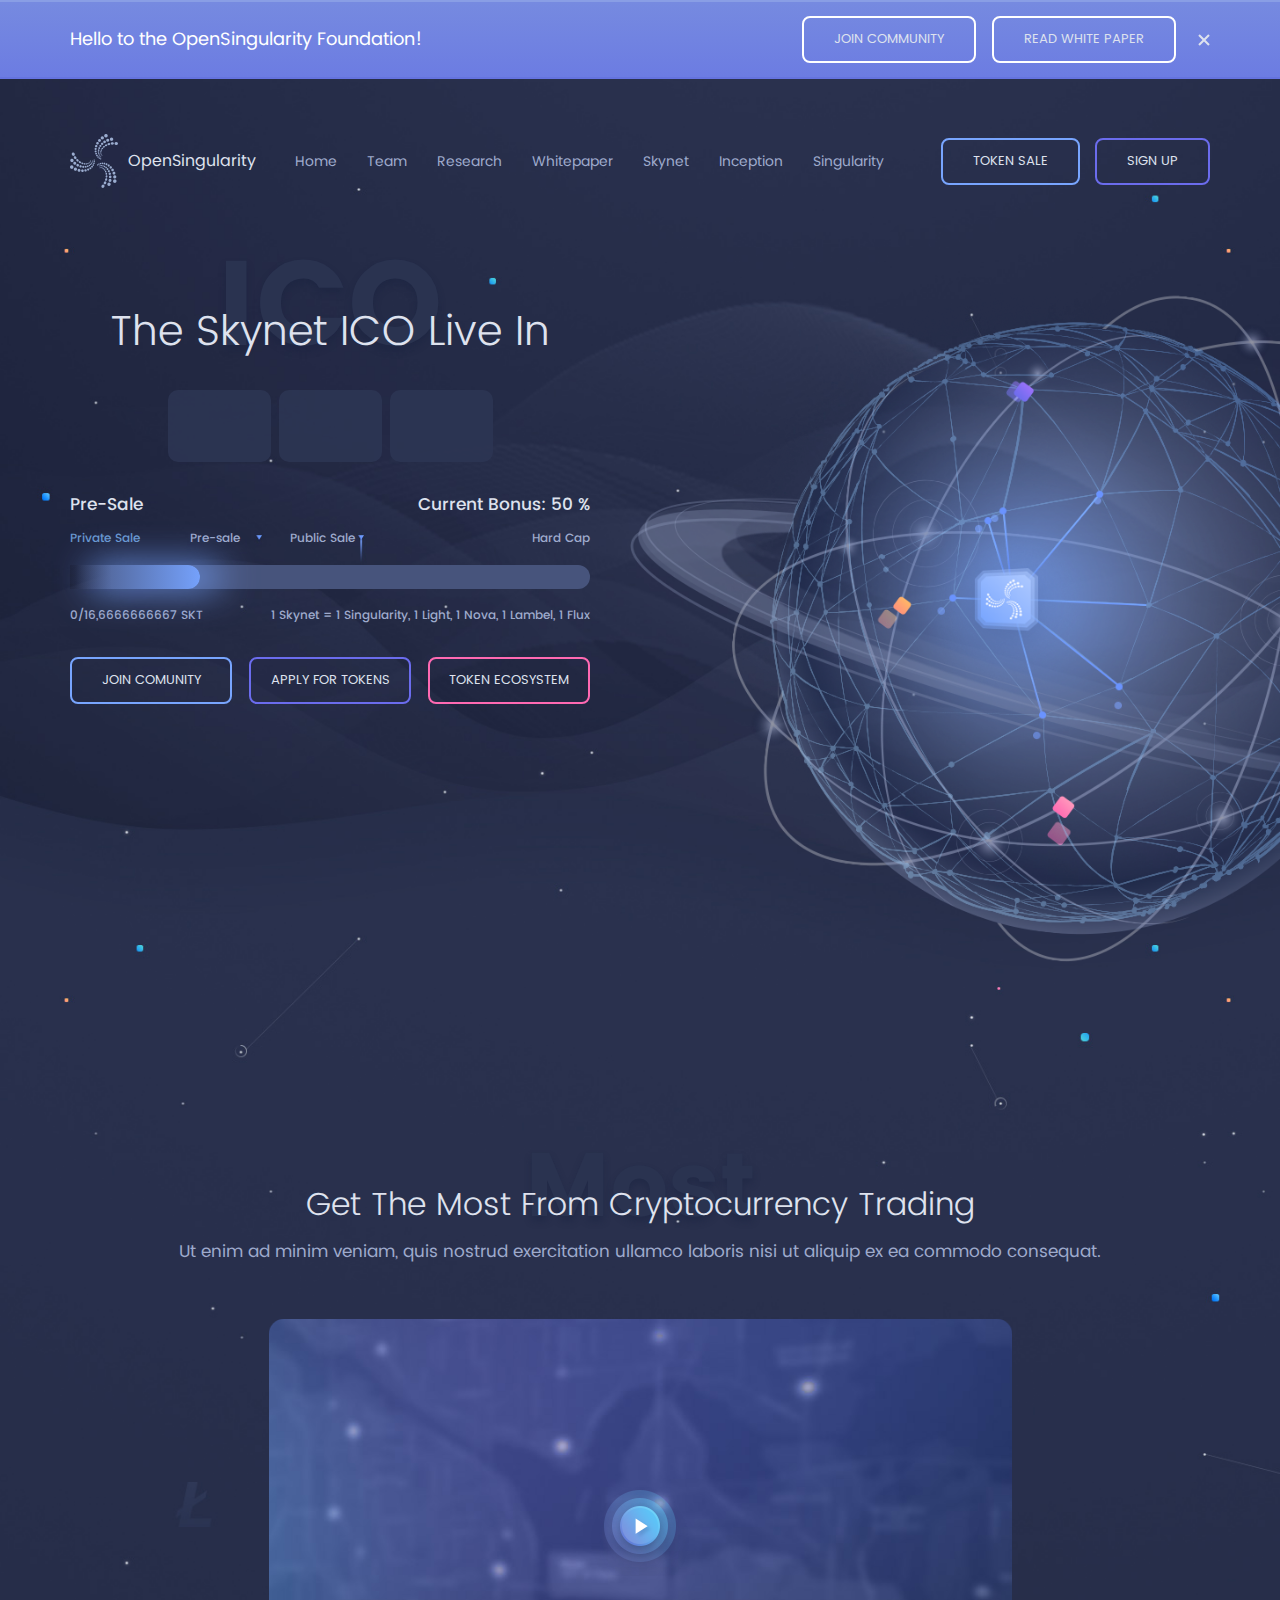
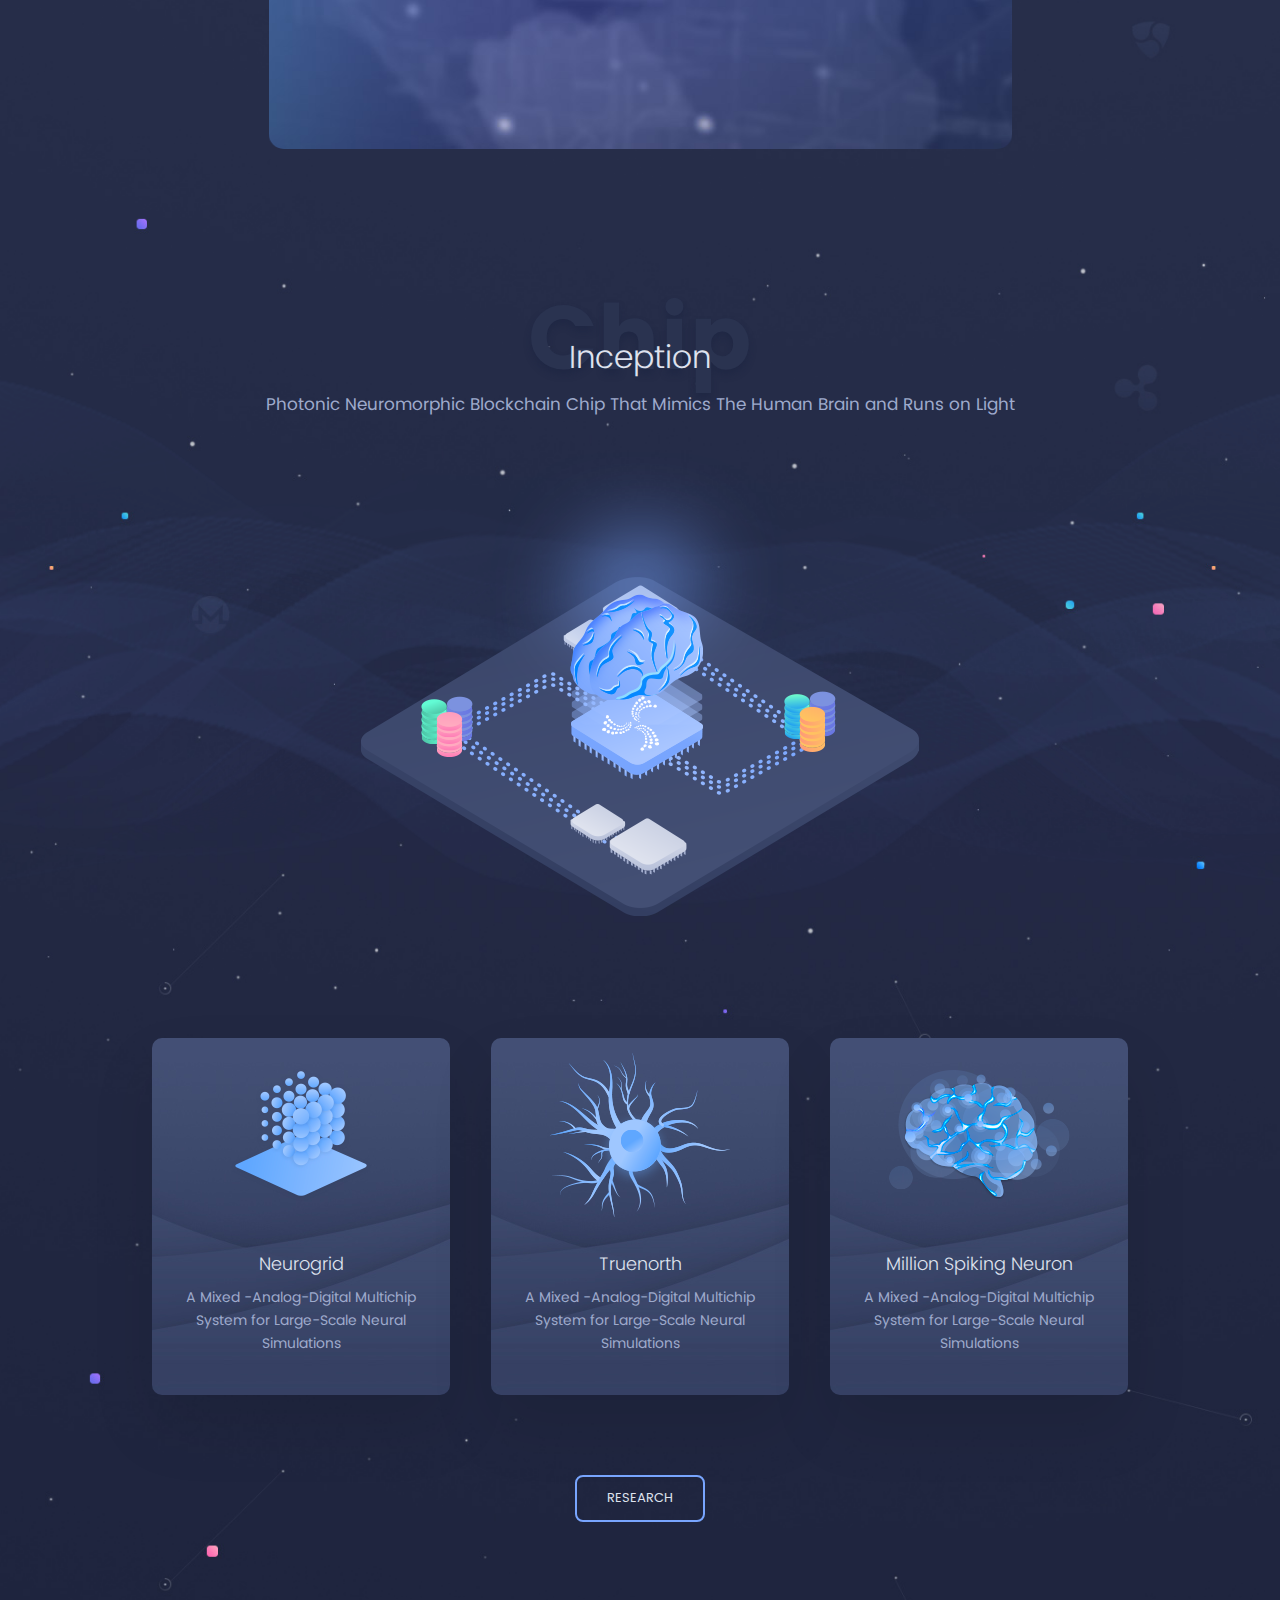
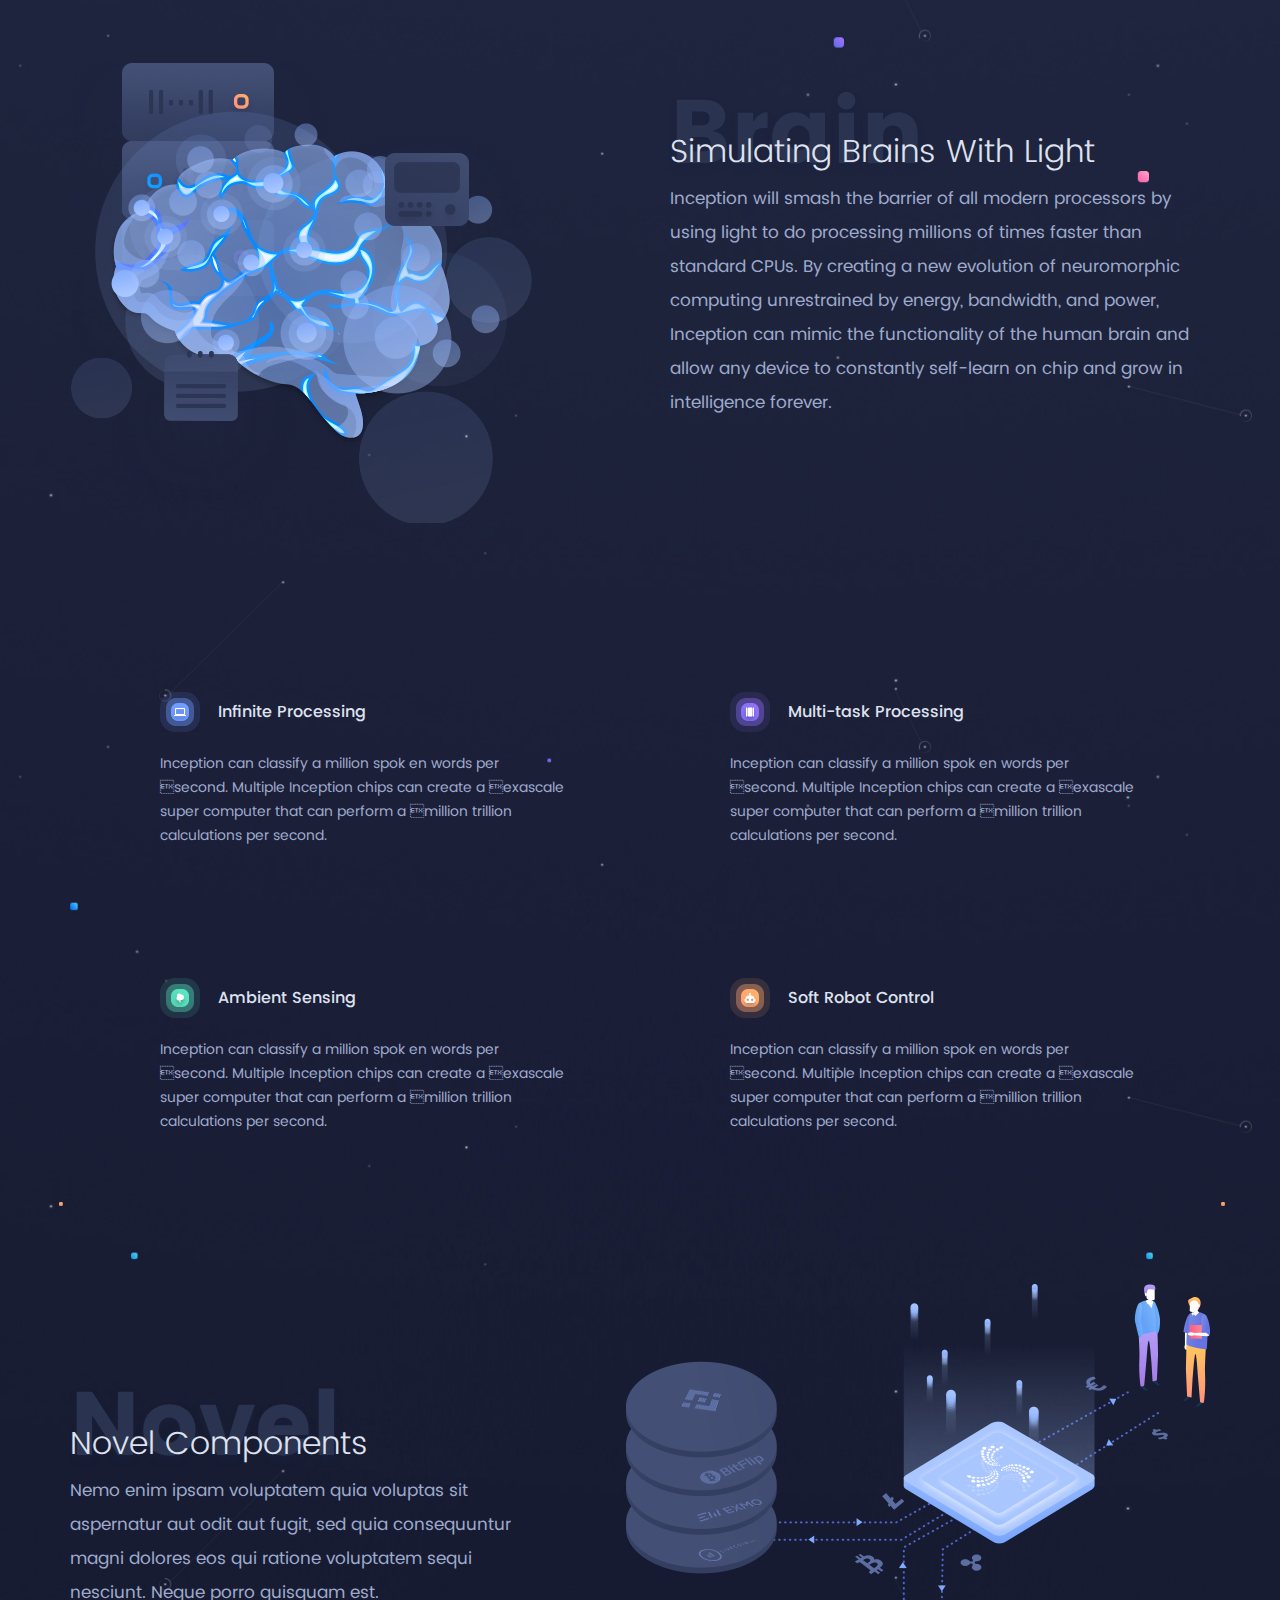
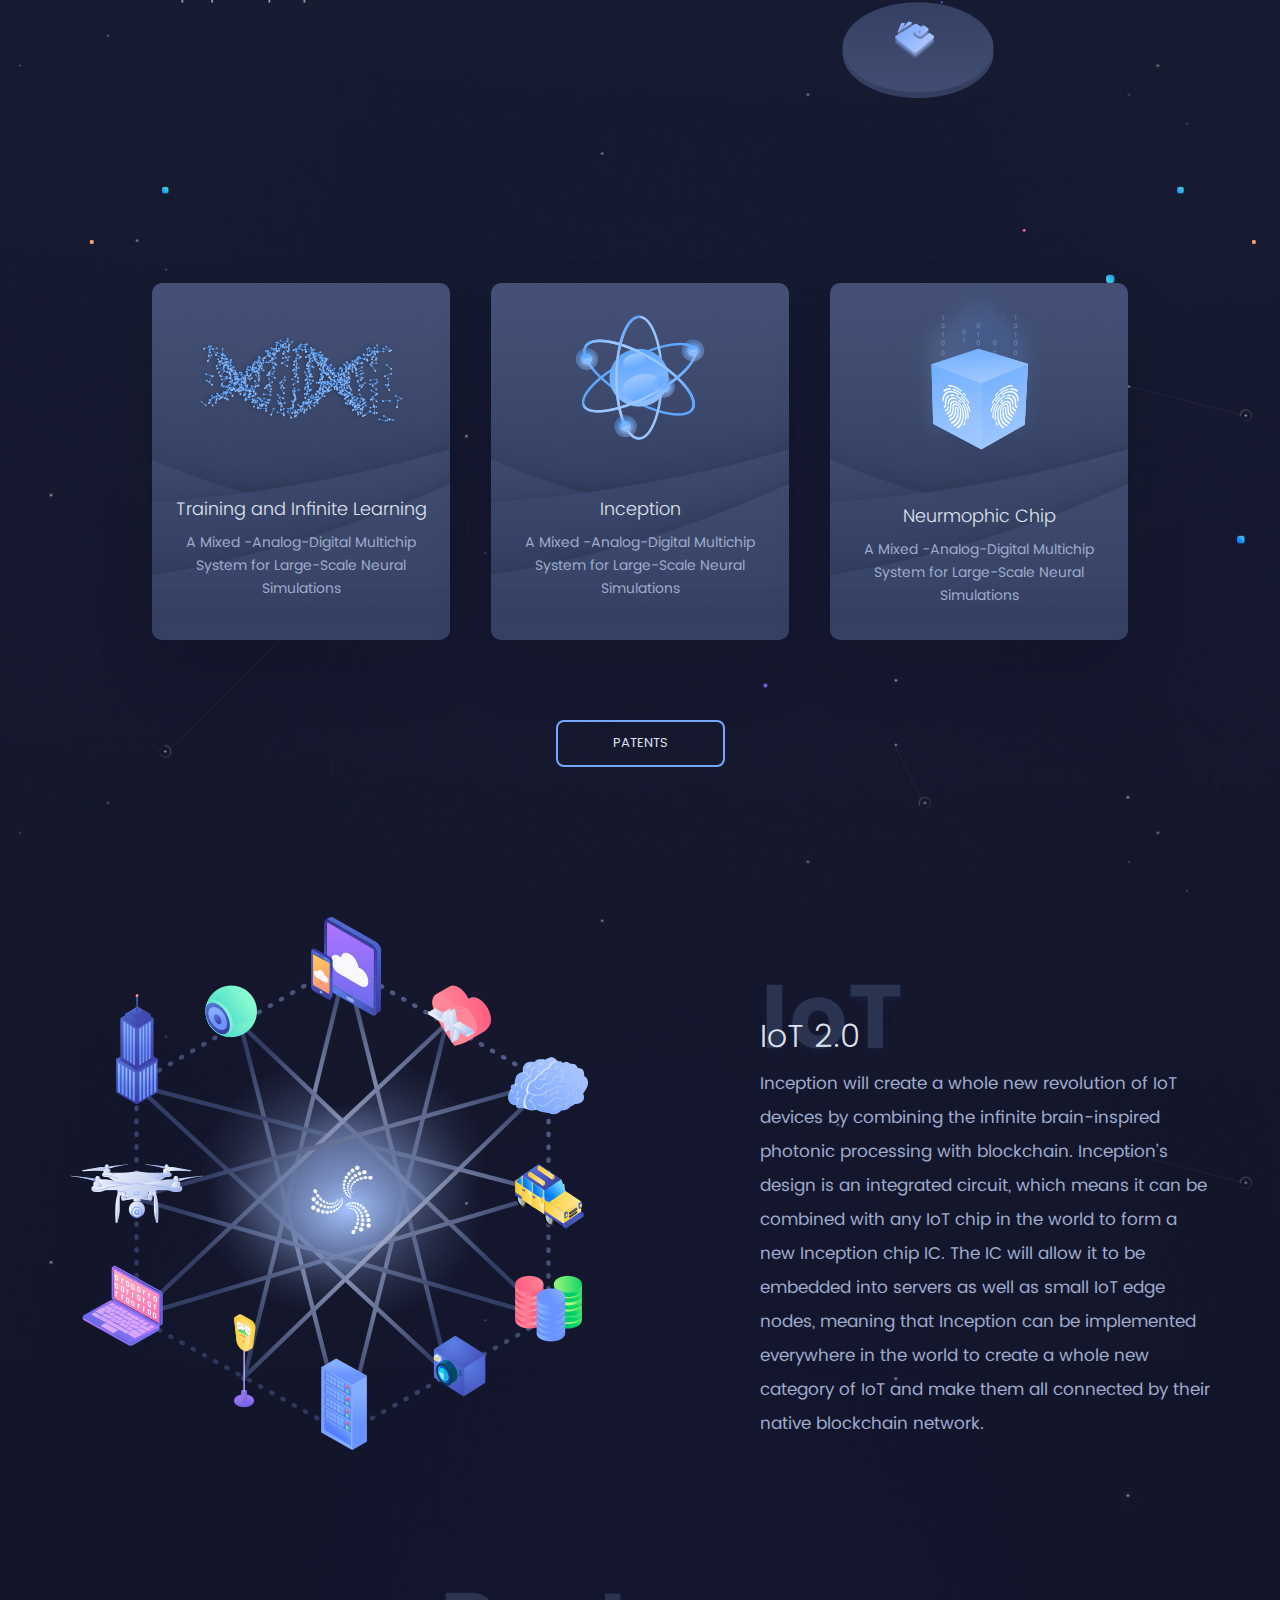
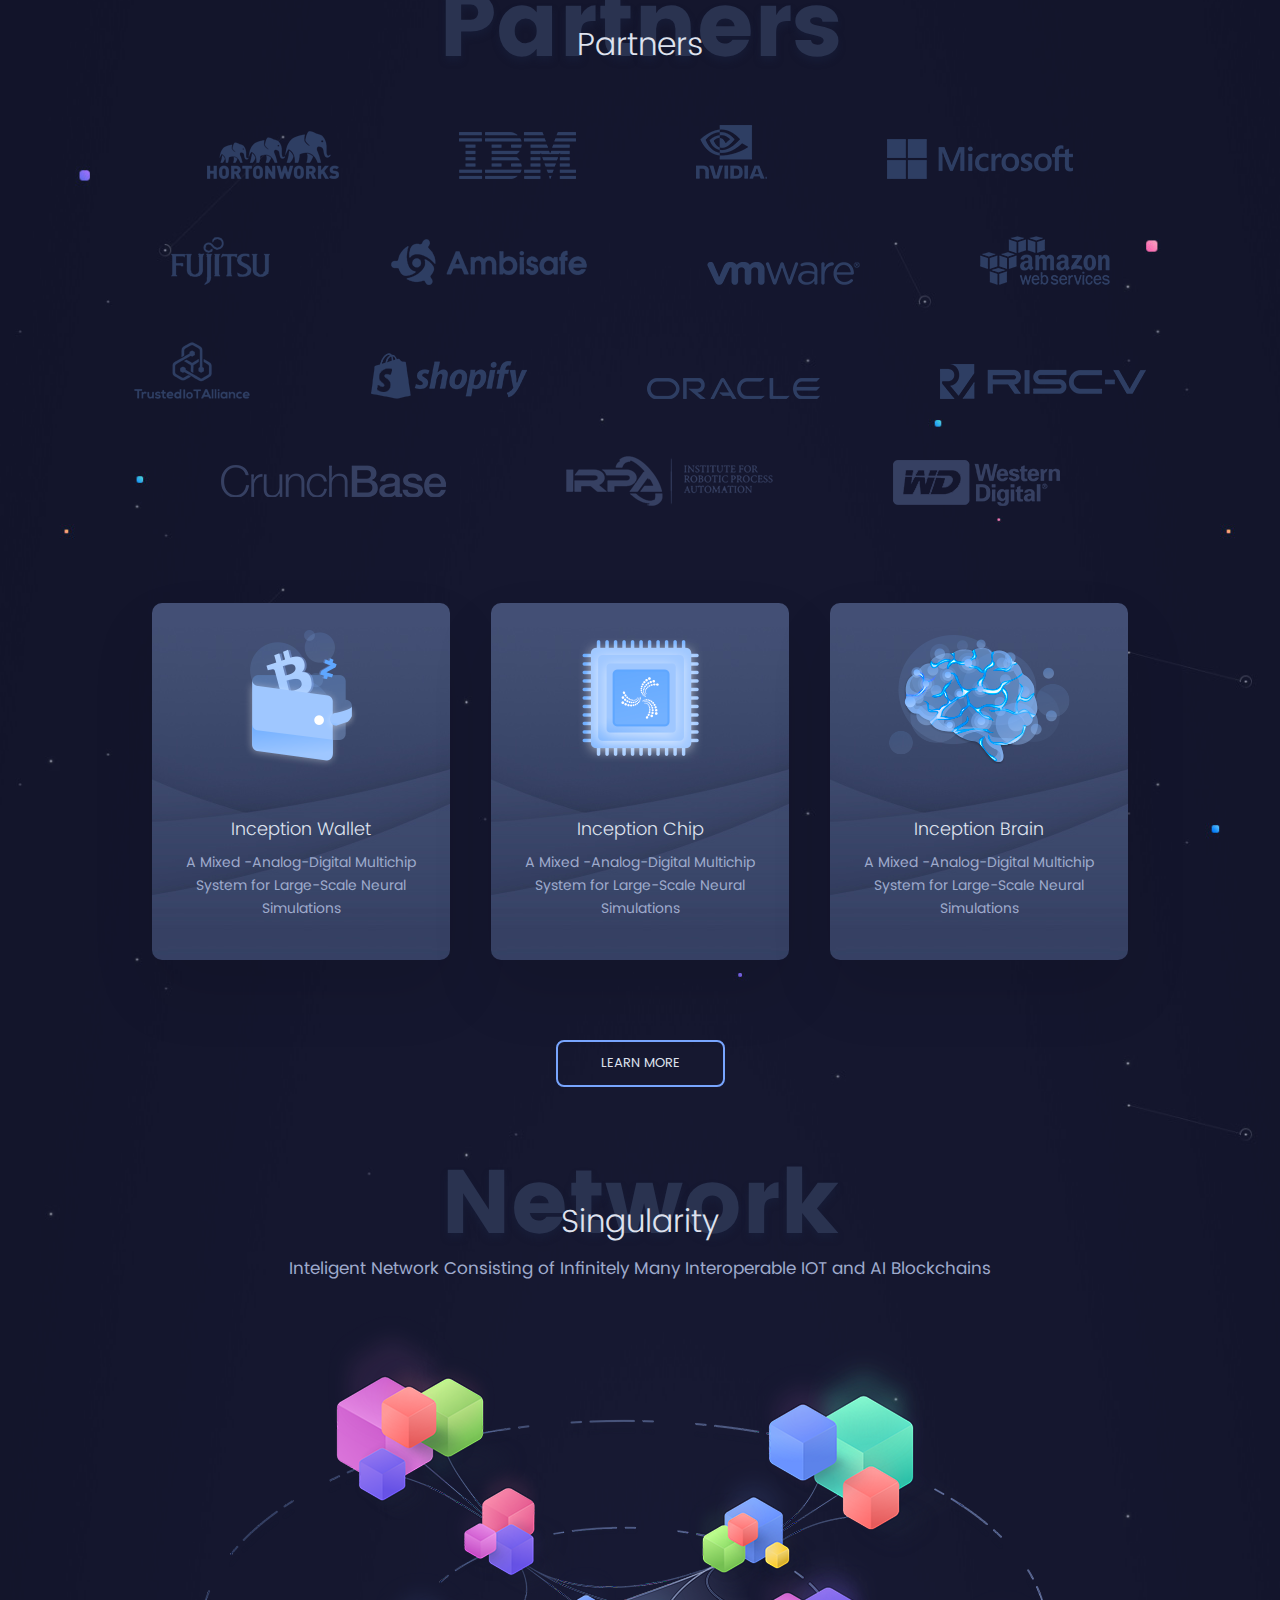
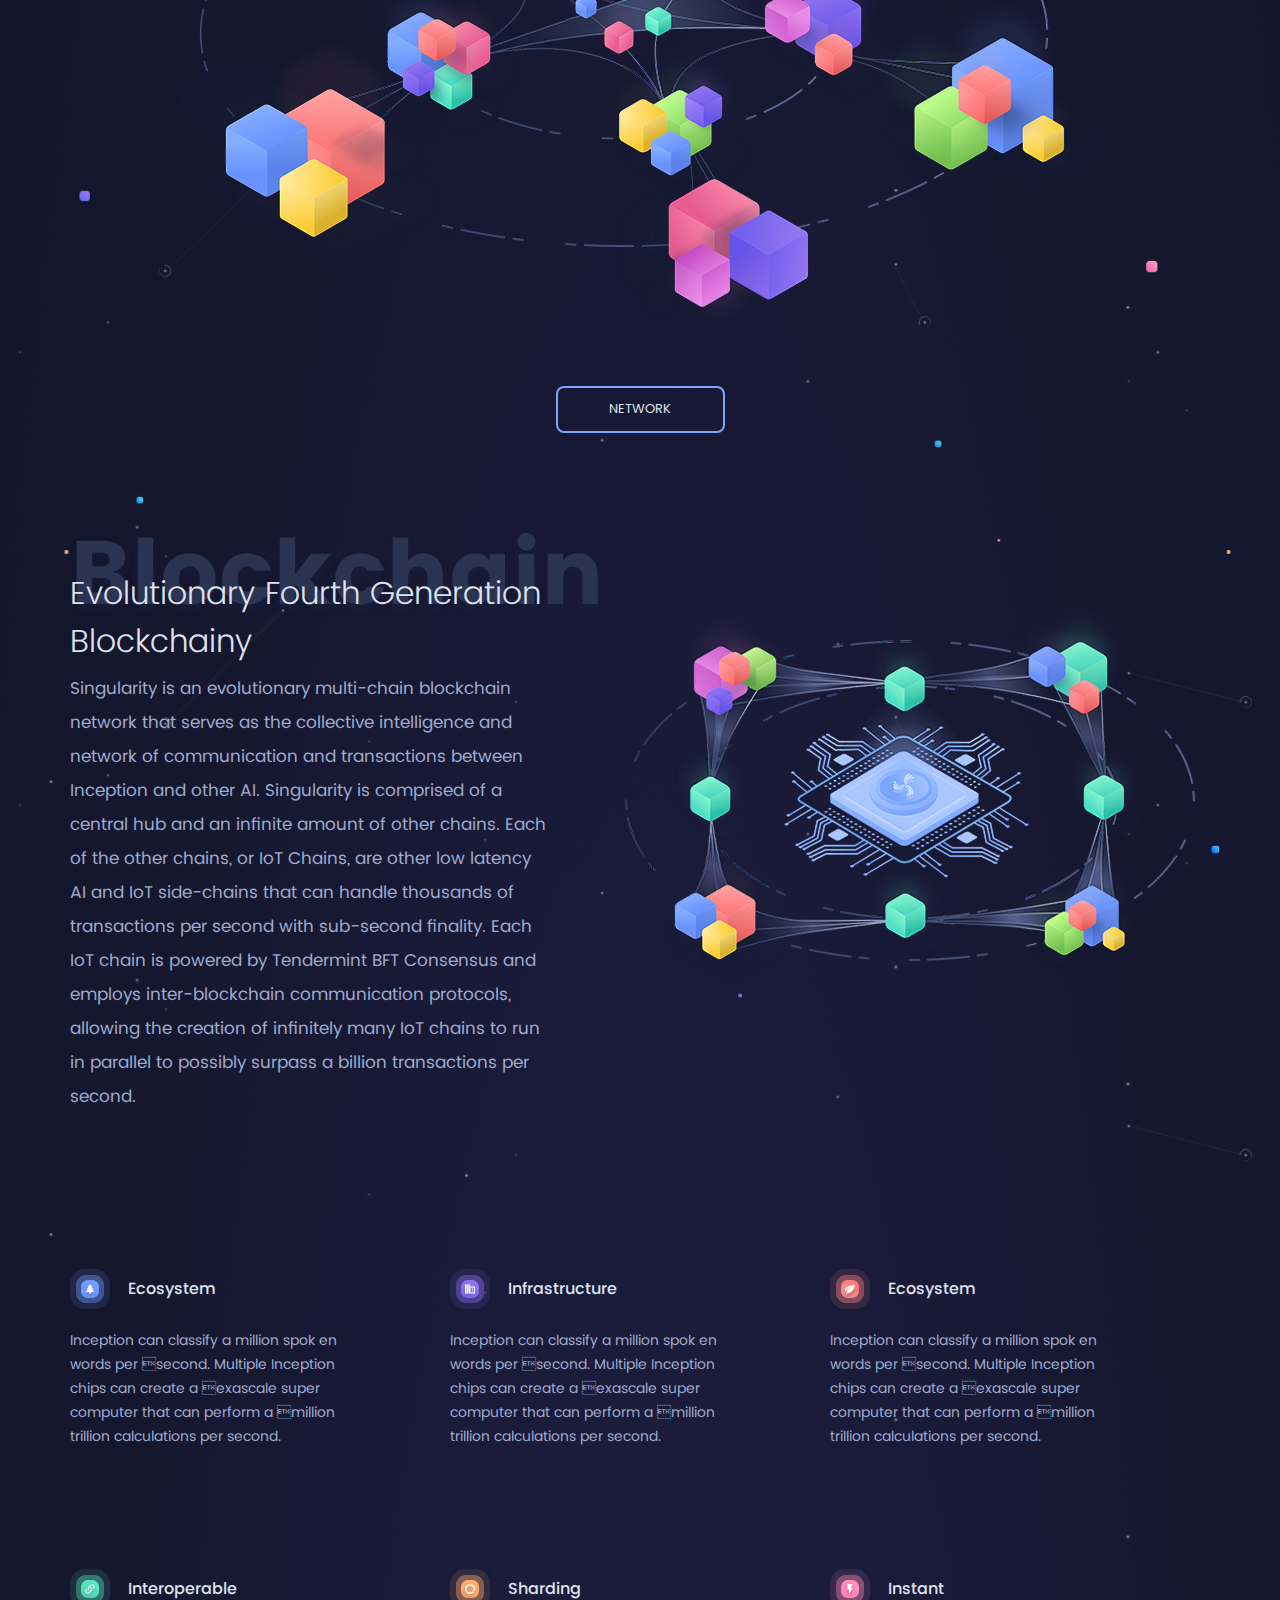
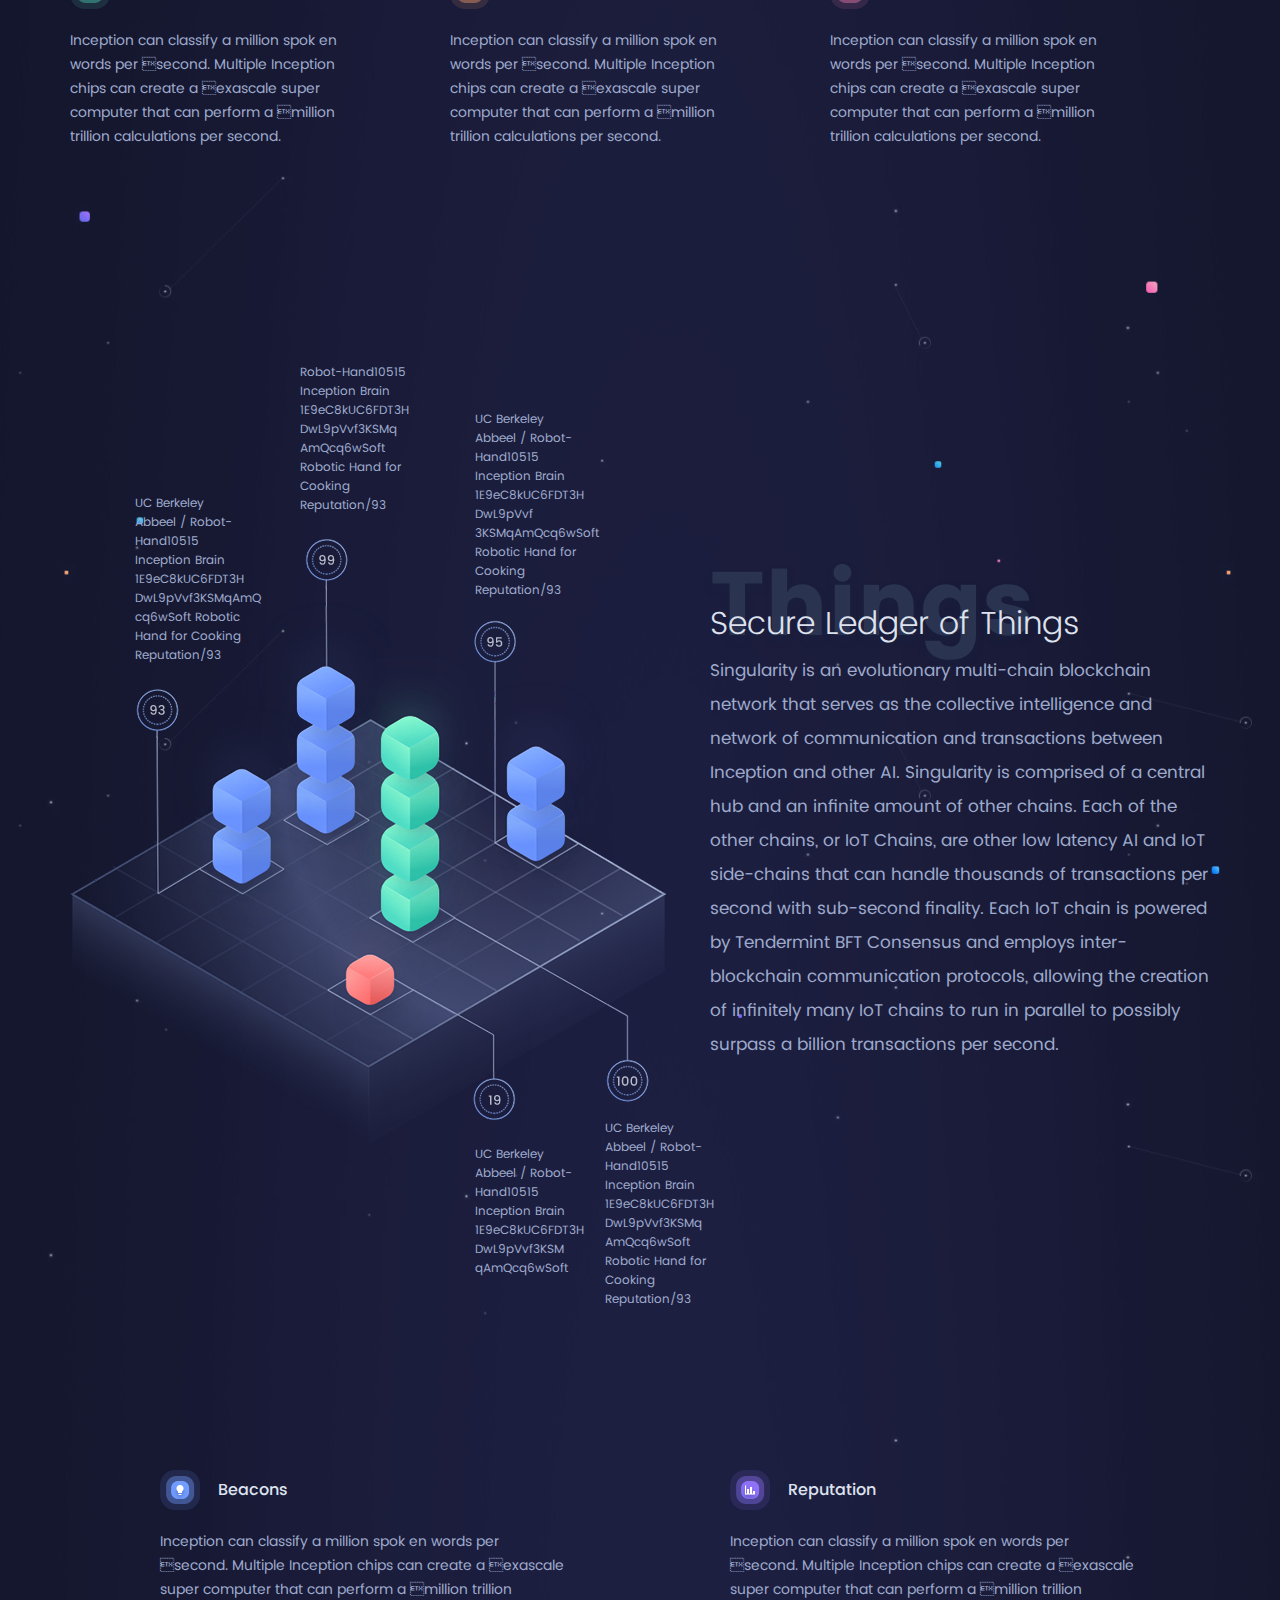
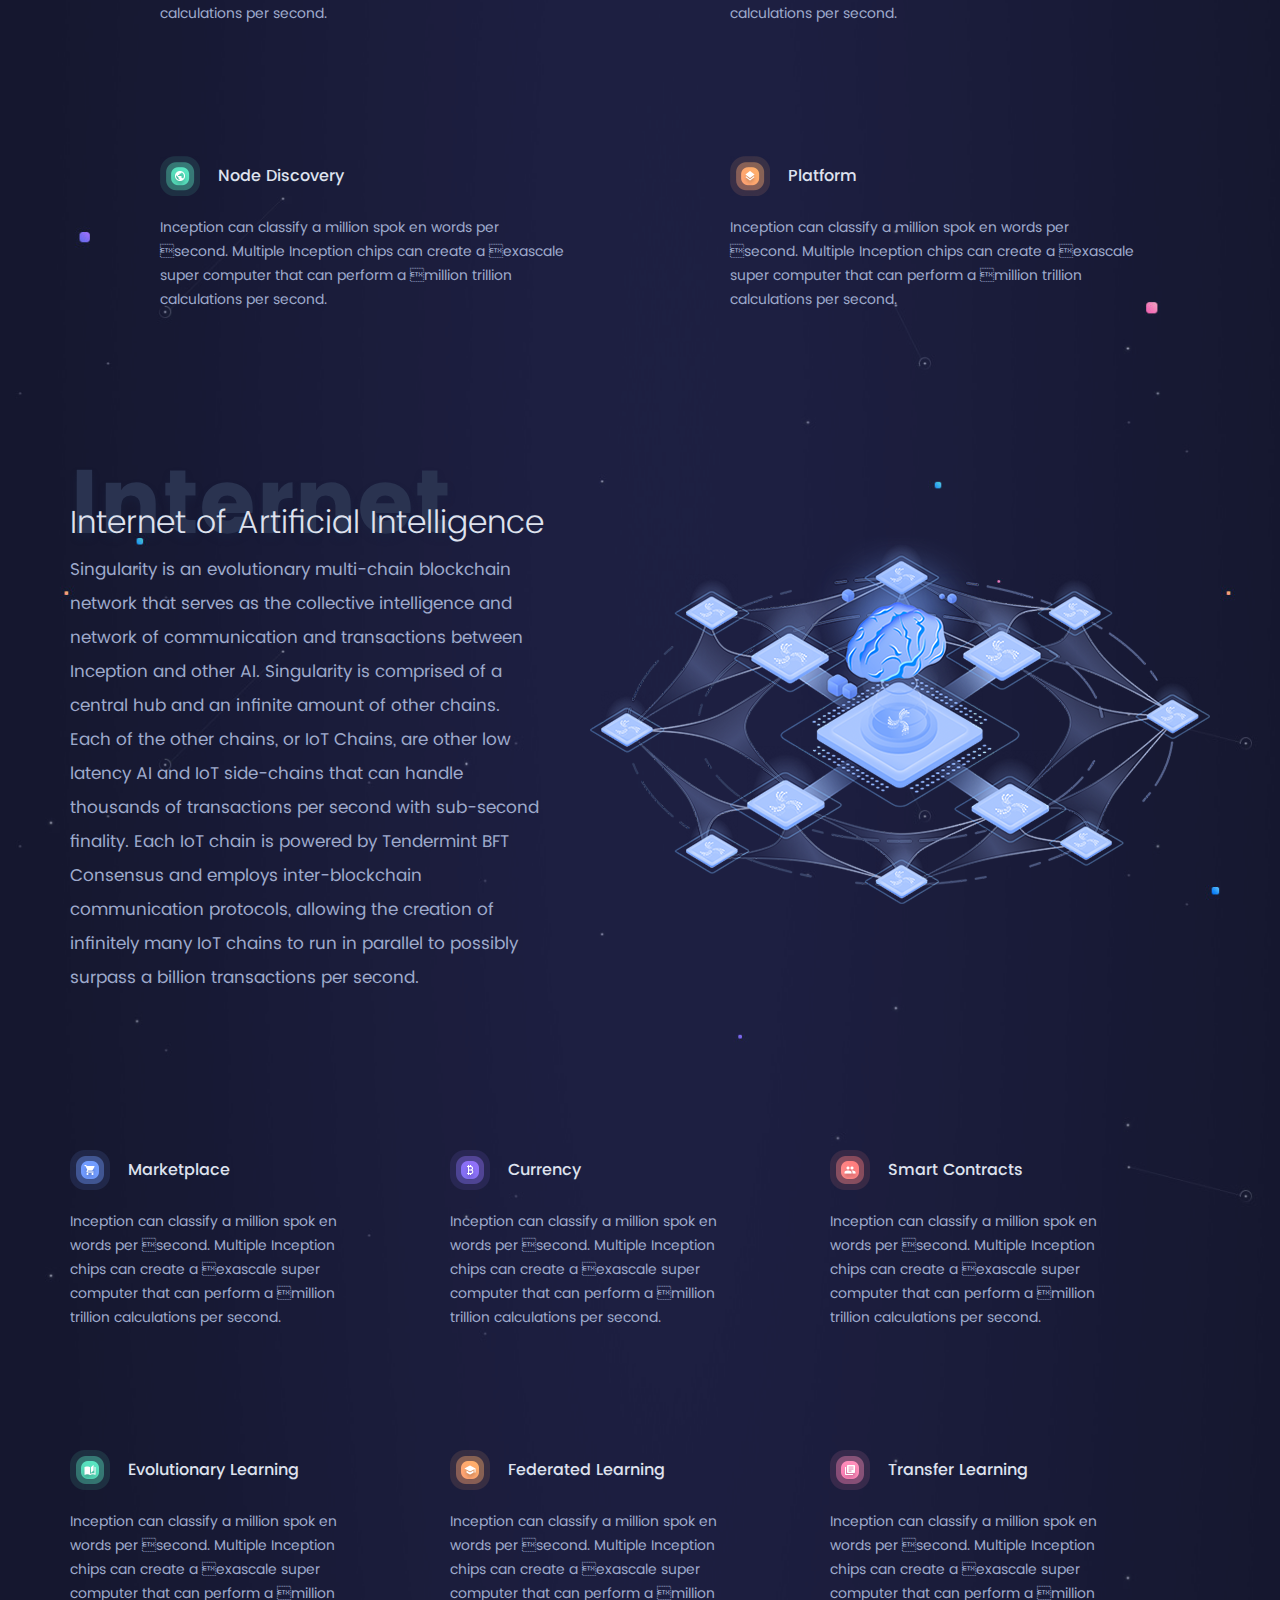
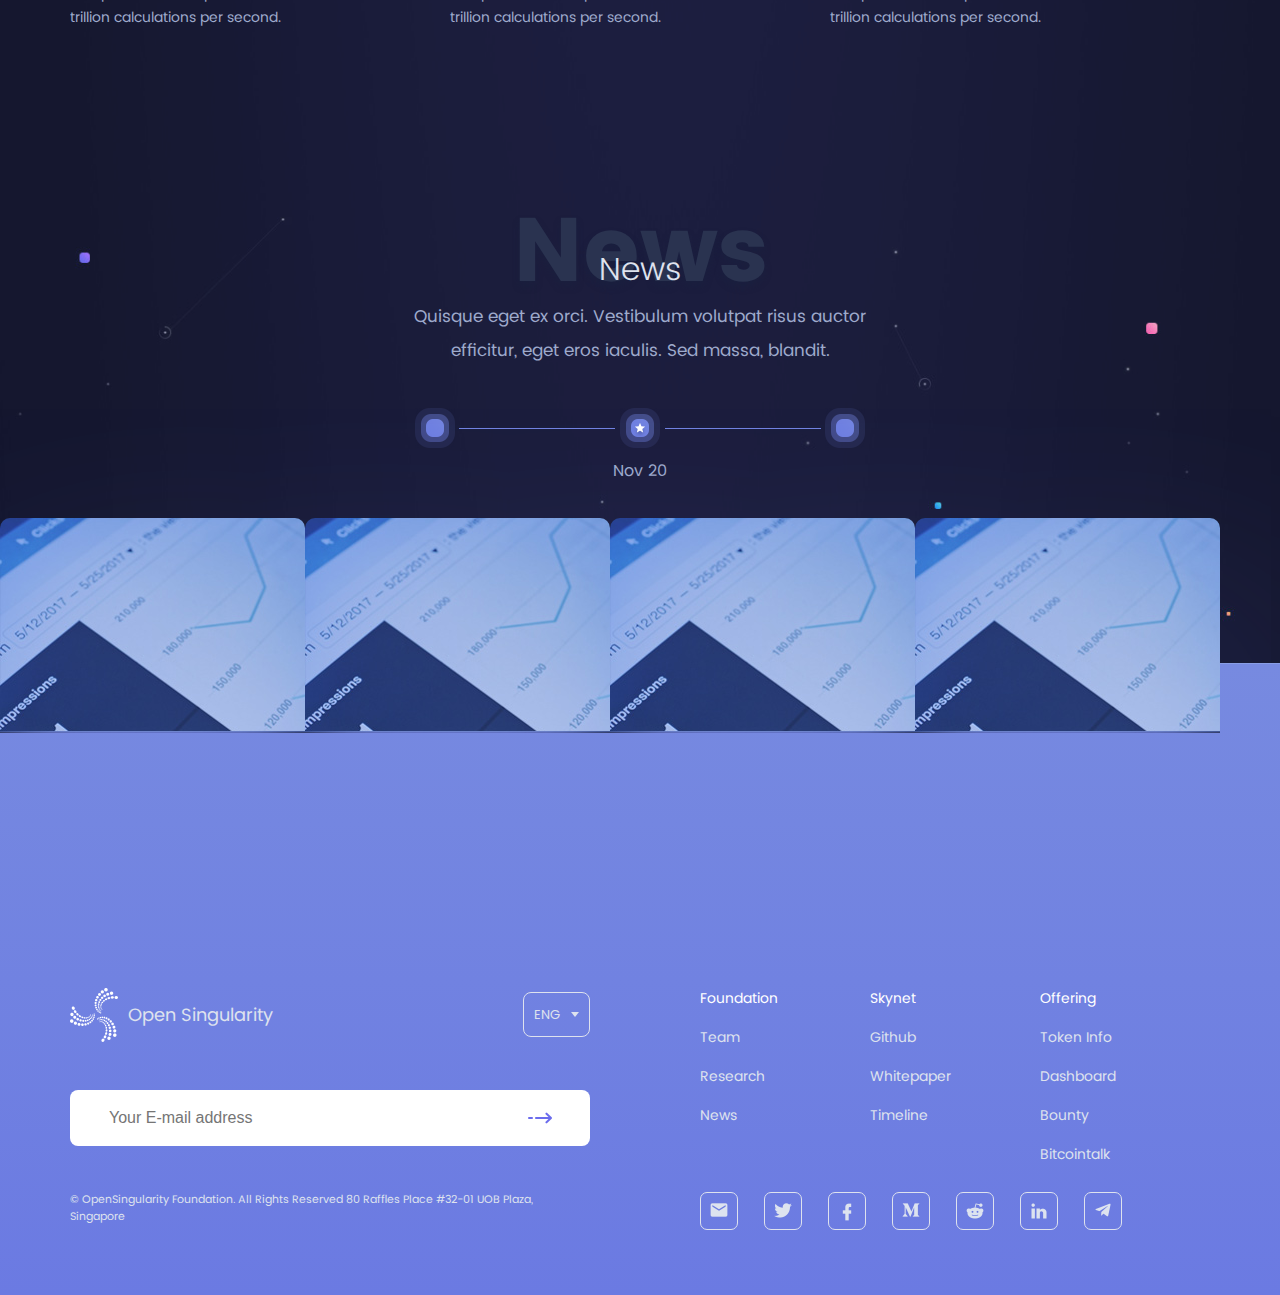
<file: index.html>
<!doctype html>
<html lang="en">
<head>
	<title></title>
	<meta name="description" content="" />
	<meta name="keywords" content="" />
	<meta http-equiv="Content-Type" content="text/html; charset=utf-8" />
	<meta name="viewport" content="width=device-width, initial-scale=1.0, maximum-scale=1.0, user-scalable=0">
	<link rel="stylesheet" href="css/main.css" type="text/css" />
	<link rel="stylesheet" href="css/animate.css" type="text/css" />
	<link rel="stylesheet" type="text/css" href="fancybox/jquery.fancybox.css?v=2.1.5" media="screen" />
	<script type="text/javascript" src="js/jquery-3.2.1.min.js"></script>
	<script src="js/jquery.viewportchecker.min.js"></script>
    <script type="text/javascript" src="fancybox/jquery.fancybox.pack.js?v=2.1.5"></script>
	<script type="text/javascript" src="fancybox/helpers/jquery.fancybox-media.js?v=1.0.6"></script>
	<script type="text/javascript" src="js/jquery.bxslider.js"></script>
    <script type="text/javascript" src="js/main.js"></script>
</head>

<body class="landing_page">
<div class="container">
	<div class="alert">
		<div class="centered">
			<h3>Hello to the OpenSingularity Foundation!</h3>
			<div class="close"></div>
			<a href="#" class="btn">Read White paper</a>
			<a href="#" class="btn">join community</a>
		</div>
	</div>
	<header>
		<div class="logo">
			<a href="#"><img src="img/logo.png" alt="" /><span>OpenSingularity</span></a>
		</div>

		<ul>
			<li><a href="#">Home</a></li>
			<li><a href="#">Team</a></li>
			<li><a href="#">Research</a></li>
			<li><a href="#">Whitepaper</a></li>
			<li><a href="#">Skynet</a></li>
			<li><a href="#">Inception</a></li>
			<li><a href="#">Singularity</a></li>
		</ul>

		<div class="buttons_box">
			<a href="#" class="btn">Sign Up</a>
			<a href="#" class="btn">token sale</a>
		</div>
	</header>
	
	<div class="ico">
		<div class="planet"><img src="img/planet.png" alt="" /></div>

		<div class="centered">
			<div class="box">
				<h1>ICO</h1>
				<h2>The Skynet ICO Live In</h2>
				<div class="numbers">
					<span id="hour"></span>
					<span id="min"></span>
					<span id="sec"></span>
				</div>

				<div class="title">
					<span>Pre-Sale</span>
					<span>Current Bonus: 50 %</span>
				</div>

				<div class="title small">
					<span class="blue">Private Sale</span>
					<span>Pre-sale</span>
					<span>Public Sale</span>
					<span>Hard Cap</span>
				</div>

				<div class="track">
					<div class="active" style="width: 25%;">
					</div>
				</div>

				<div class="title small">
					<span>0/16,6666666667 SKT</span>
					<span>1 Skynet = 1 Singularity, 1 Light, 1 Nova, 1 Lambel, 1 Flux</span>
				</div>

				<div class="actions">
					<a href="#" class="btn join">Join comunity</a>
					<a href="#" class="btn apply">Apply For tokens</a>
					<a href="#" class="btn token">Token ecosystem</a>
				</div>
			</div>
		</div>
	</div><!-- /ico-->

	<div class="most">
		<div class="centered">

				<h1>Most</h1>
				<h2>Get The Most From Cryptocurrency Trading</h2>
				<div class="explanation">
					Ut enim ad minim veniam, quis nostrud exercitation 
					ullamco laboris nisi ut aliquip ex ea commodo 
					consequat.					
				</div>

			<div class="video">
                <a rel="media-gallery" href="http://www.youtube.com/embed/L9szn1QQfas?autoplay=1" class="fancybox">
                    <img src="img/video.jpg" />
                    <div class="play"></div>
                </a>
            </div>
			
		</div>
	</div><!--/most-->

	<div class="chip">
		<div class="centered">
			<h1>Chip</h1>
			<h2>Inception</h2>

			<div class="explanation">
				Photonic Neuromorphic Blockchain Chip That Mimics The Human Brain and Runs on Light

				<div class="picture">
					<img src="img/root.png" alt="">
				</div>
			</div>

			<div class="picture_box">
				<a href="#" class="item">
					<div class="img"><img src="img/neurogrid.png" alt=""></div>
					<h3>Neurogrid</h3>
					<p>A Mixed -Analog-Digital Multichip System for Large-Scale Neural Simulations</p>
				</a>

				<a href="#" class="item">
					<div class="img"><img src="img/truenorth.png" alt=""></div>
					<h3>Truenorth</h3>
					<p>A Mixed -Analog-Digital Multichip System for Large-Scale Neural Simulations</p>
				</a>

				<a href="#" class="item">
					<div class="img"><img src="img/brain.png" alt=""></div>
					<h3>Million Spiking Neuron</h3>
					<p>A Mixed -Analog-Digital Multichip System for Large-Scale Neural Simulations</p>
				</a>
			</div>

			<div class="actions">
				<a href="#" class="btn">research</a>
			</div>
		</div>
	</div><!-- /chip-->

	<div class="brain">
		<div class="centered">
			<div class="info">
				<h1>Brain</h1>
				<h2>Simulating Brains With Light</h2>
				<div class="explanation">
						Inception will smash the barrier of all modern processors 
						by using light to do processing millions of times faster 
						than standard CPUs. By creating a new evolution of 
						neuromorphic computing unrestrained by energy, 
						bandwidth, and power, Inception can mimic the 
						functionality of the human brain and allow any device 
						to constantly self-learn on chip and grow in intelligence 
						forever.						
				</div>
			</div>
			<div class="img"><img src="img/brain_pict.png" alt=""></div>
			
			<div class="statement two_col">
				<div class="block">
					<h3>
						<img src="img/laptop_ico.png" alt="">
						<span>Infinite Processing</span>
					</h3>
					<p>Inception can classify a million spok en words per second. Multiple Inception chips can create a exascale super computer that can perform a million trillion calculations per second.</p>
				</div>
				<div class="block">
					<h3>
						<img src="img/process_ico.png" alt="">
						<span>Multi-task Processing</span>
					</h3>
					<p>Inception can classify a million spok en words per second. Multiple Inception chips can create a exascale super computer that can perform a million trillion calculations per second.</p>
				</div>
				<div class="block">
					<h3>
						<img src="img/send_ico.png" alt="">
						<span>Ambient Sensing</span>
					</h3>
					<p>Inception can classify a million spok en words per second. Multiple Inception chips can create a exascale super computer that can perform a million trillion calculations per second.</p>
				</div>
				<div class="block">
					<h3>
						<img src="img/robot_ico.png" alt="">
						<span>Soft Robot Control</span>
					</h3>
					<p>Inception can classify a million spok en words per second. Multiple Inception chips can create a exascale super computer that can perform a million trillion calculations per second.</p>
				</div>
			</div>
		</div>
	</div><!-- /brain-->

	<div class="novel">
		<div class="centered">
			<div class="info">
				<h1>Novel</h1>
				<h2>Novel Components</h2>
				<div class="explanation">Nemo enim ipsam voluptatem quia voluptas sit aspernatur 
						aut odit aut fugit, sed quia consequuntur magni dolores 
						eos qui ratione voluptatem sequi nesciunt. Neque porro 
						quisquam est.
				</div>
			</div>
			<div class="image"><img src="img/novel_pict.png" alt=""></div>

			<div class="picture_box">
				<a href="#" class="item">
					<div class="img"><img src="img/training.png" alt=""></div>
					<h3>Training and Infinite Learning</h3>
					<p>A Mixed -Analog-Digital Multichip System for Large-Scale Neural Simulations</p>
				</a>

				<a href="#" class="item">
					<div class="img"><img src="img/inception.png" alt=""></div>
					<h3>Inception</h3>
					<p>A Mixed -Analog-Digital Multichip System for Large-Scale Neural Simulations</p>
				</a>

				<a href="#" class="item">
					<div class="img"><img src="img/cube.png" alt=""></div>
					<h3>Neurmophic Chip</h3>
					<p>A Mixed -Analog-Digital Multichip System for Large-Scale Neural Simulations</p>
				</a>
			</div>

			<div class="actions">
				<a href="#" class="btn">patents</a>
			</div>
		</div>
	</div><!--/novel-->

	<div class="iot">
		<div class="centered">
			<div class="info">
				<h1>IoT</h1>
				<h2>IoT 2.0</h2>
				<div class="explanation">
						Inception will create a whole new revolution of IoT devices 
						by combining the infinite brain-inspired photonic 
						processing with blockchain. Inception’s design is an 
						integrated circuit, which means it can be combined with 
						any IoT chip in the world to form a new Inception chip IC. 
						The IC will allow it to be embedded into servers as well as 
						small IoT edge nodes, meaning that Inception can be 
						implemented everywhere in the world to create a whole 
						new category of IoT and make them all connected by their 
						native blockchain network.
				</div>
			</div>
			<div class="image"><img src="img/iot.png" alt=""></div>
		</div>
	</div><!--/iot-->

	<div class="legal partners">
		<div class="centered">
			<h1>Partners</h1>
			<h2>Partners</h2>
			<div class="logotypes">
				<a href="#"><img src="img/partner1.png" alt="" /></a>
				<a href="#"><img src="img/partner2.png" alt="" /></a>
				<a href="#"><img src="img/partner3.png" alt="" /></a>
				<a href="#"><img src="img/partner4.png" alt="" /></a>
				<a href="#"><img src="img/partner5.png" alt="" /></a>
				<a href="#"><img src="img/partner6.png" alt="" /></a>
				<a href="#"><img src="img/partner7.png" alt="" /></a>
				<a href="#"><img src="img/partner8.png" alt="" /></a>
				<a href="#"><img src="img/partner9.png" alt="" /></a>
				<a href="#"><img src="img/partner10.png" alt="" /></a>
				<a href="#"><img src="img/partner11.png" alt="" /></a>
				<a href="#"><img src="img/partner12.png" alt="" /></a>
				<a href="#"><img src="img/partner13.png" alt="" /></a>
				<a href="#"><img src="img/partner14.png" alt="" /></a>
				<a href="#"><img src="img/partner15.png" alt="" /></a>
			</div>

			<div class="picture_box">
				<a href="#" class="item">
					<div class="img"><img src="img/wallet.png" alt=""></div>
					<h3>Inception Wallet</h3>
					<p>A Mixed -Analog-Digital Multichip System for Large-Scale Neural Simulations</p>
				</a>

				<a href="#" class="item">
					<div class="img"><img src="img/chip.png" alt=""></div>
					<h3>Inception Chip</h3>
					<p>A Mixed -Analog-Digital Multichip System for Large-Scale Neural Simulations</p>
				</a>

				<a href="#" class="item">
					<div class="img"><img src="img/brain.png" alt=""></div>
					<h3>Inception Brain</h3>
					<p>A Mixed -Analog-Digital Multichip System for Large-Scale Neural Simulations</p>
				</a>
			</div>

			<div class="actions">
				<a href="#" class="btn">learn more</a>
			</div>
		</div>
	</div><!-- /legal -->

	<div class="network">
		<div class="centered">
			<h1>Network</h1>
			<h2>Singularity</h2>
			<div class="explanation">
				Inteligent Network Consisting of Infinitely Many Interoperable IOT and AI Blockchains
				<div class="picture"><img src="img/network.png" alt="" /></div>
			</div>
			<div class="actions">
				<a href="#" class="btn">network</a>
			</div>
		</div>
	</div><!-- /network-->

	<div class="blockchain">
		<div class="centered">
			<div class="info">
				<h1>Blockchain</h1>
				<h2>Evolutionary Fourth Generation Blockchainy</h2>
				<div class="explanation">Singularity is an evolutionary multi-chain blockchain network that serves as the collective intelligence and network of communication and transactions between Inception and other AI. Singularity is comprised of a central hub and an infinite amount of other chains. Each of the other chains, or IoT Chains, are other low latency AI and IoT side-chains that can handle thousands of transactions per second with sub-second finality. Each IoT chain is powered by Tendermint BFT Consensus and employs inter-blockchain communication protocols, allowing the creation of infinitely many IoT chains to run in parallel to possibly surpass a billion transactions per second.</div>
			</div>
			<div class="img"><img src="img/blockchain.png" alt=""></div>
		</div>
	</div><!--/blockchain-->

	<div class="statement three_col">
		<div class="centered">
			<div class="block">
				<h3>
					<img src="img/eco_ico.png" alt="">
					<span>Ecosystem</span>
				</h3>
				<p>Inception can classify a million spok en words per second. Multiple Inception chips can create a exascale super computer that can perform a million trillion calculations per second.</p>
			</div>
			<div class="block">
				<h3>
					<img src="img/infra_ico.png" alt="">
					<span>Infrastructure</span>
				</h3>
				<p>Inception can classify a million spok en words per second. Multiple Inception chips can create a exascale super computer that can perform a million trillion calculations per second.</p>
			</div>
			<div class="block">
				<h3>
					<img src="img/eco2_ico.png" alt="">
					<span>Ecosystem</span>
				</h3>
				<p>Inception can classify a million spok en words per second. Multiple Inception chips can create a exascale super computer that can perform a million trillion calculations per second.</p>
			</div>
			<div class="block">
				<h3>
					<img src="img/interoperable_ico.png" alt="">
					<span>Interoperable</span>
				</h3>
				<p>Inception can classify a million spok en words per second. Multiple Inception chips can create a exascale super computer that can perform a million trillion calculations per second.</p>
			</div>
			<div class="block">
				<h3>
					<img src="img/sharding_ico.png" alt="">
					<span>Sharding</span>
				</h3>
				<p>Inception can classify a million spok en words per second. Multiple Inception chips can create a exascale super computer that can perform a million trillion calculations per second.</p>
			</div>
			<div class="block">
				<h3>
					<img src="img/instant_ico.png" alt="">
					<span>Instant</span>
				</h3>
				<p>Inception can classify a million spok en words per second. Multiple Inception chips can create a exascale super computer that can perform a million trillion calculations per second.</p>
			</div>
		</div>
	</div><!-- /statement-->

	<div class="things">
		<div class="centered">
			<div class="info">
				<h1>Things</h1>
				<h2>Secure Ledger of Things</h2>
				<div class="explanation">Singularity is an evolutionary multi-chain blockchain 
						network that serves as the collective intelligence and 
						network of communication and transactions between 
						Inception and other AI. Singularity is comprised of a 
						central hub and an infinite amount of other chains. Each 
						of the other chains, or IoT Chains, are other low latency AI 
						and IoT side-chains that can handle thousands of 
						transactions per second with sub-second finality. Each IoT
						 chain is powered by Tendermint BFT Consensus and 
						employs inter-blockchain communication protocols,
						allowing the creation of infinitely many IoT chains to run in 
						parallel to possibly surpass a billion transactions per 
						second.</div>
			</div>
			<div class="img">
				<img src="img/things_img.png" alt="" />
                <div class="hint hint1">UC Berkeley Abbeel / Robot-Hand10515 Inception Brain 1E9eC8kUC6FDT3H DwL9pVvf3KSMqAmQ cq6wSoft Robotic Hand for Cooking Reputation/93</div>
                <div class="hint hint2">Robot-Hand10515 Inception Brain 1E9eC8kUC6FDT3H DwL9pVvf3KSMq AmQcq6wSoft Robotic Hand for Cooking Reputation/93</div>
                <div class="hint hint3">UC Berkeley Abbeel / Robot-Hand10515 Inception Brain 1E9eC8kUC6FDT3H DwL9pVvf 3KSMqAmQcq6wSoft Robotic Hand for Cooking Reputation/93</div>
                <div class="hint hint4">UC Berkeley Abbeel / Robot-Hand10515 Inception Brain 1E9eC8kUC6FDT3H DwL9pVvf3KSM qAmQcq6wSoft</div>
                <div class="hint hint5">UC Berkeley Abbeel / Robot-Hand10515 Inception Brain 1E9eC8kUC6FDT3H DwL9pVvf3KSMq AmQcq6wSoft Robotic Hand for Cooking Reputation/93</div>
			</div>
		</div>
	</div><!--/things-->
	

	<div class="statement two_col">
		<div class="centered">
			<div class="block">
				<h3>
					<img src="img/lamp_ico.png" alt="">
					<span>Beacons</span>
				</h3>
				<p>Inception can classify a million spok en words per second. Multiple Inception chips can create a exascale super computer that can perform a million trillion calculations per second.</p>
			</div>
			<div class="block">
				<h3>
					<img src="img/reputation_ico.png" alt="">
					<span>Reputation</span>
				</h3>
				<p>Inception can classify a million spok en words per second. Multiple Inception chips can create a exascale super computer that can perform a million trillion calculations per second.</p>
			</div>
			<div class="block">
				<h3>
					<img src="img/node_ico.png" alt="">
					<span>Node Discovery</span>
				</h3>
				<p>Inception can classify a million spok en words per second. Multiple Inception chips can create a exascale super computer that can perform a million trillion calculations per second.</p>
			</div>
			<div class="block">
				<h3>
					<img src="img/platform_ico.png" alt="">
					<span>Platform</span>
				</h3>
				<p>Inception can classify a million spok en words per second. Multiple Inception chips can create a exascale super computer that can perform a million trillion calculations per second.</p>
			</div>
		</div>
	</div><!-- /statement-->

	<div class="internet">
		<div class="centered">
			<div class="info">
				<h1>Internet</h1>
				<h2>Internet of Artificial Intelligence</h2>
				<div class="explanation">Singularity is an evolutionary multi-chain blockchain network that serves as the collective intelligence and network of communication and transactions between Inception and other AI. Singularity is comprised of a central hub and an infinite amount of other chains. Each of the other chains, or IoT Chains, are other low latency AI and IoT side-chains that can handle thousands of transactions per second with sub-second finality. Each IoT chain is powered by Tendermint BFT Consensus and employs inter-blockchain communication protocols, allowing the creation of infinitely many IoT chains to run in parallel to possibly surpass a billion transactions per second.</div>
			</div>
			<div class="img"><img src="img/internet.png" alt=""></div>
		</div>
	</div><!--/internet-->


	<div class="statement three_col">
		<div class="centered">
			<div class="block">
				<h3>
					<img src="img/market_ico.png" alt="">
					<span>Marketplace</span>
				</h3>
				<p>Inception can classify a million spok en words per second. Multiple Inception chips can create a exascale super computer that can perform a million trillion calculations per second.</p>
			</div>
			<div class="block">
				<h3>
					<img src="img/currency_ico.png" alt="">
					<span>Currency</span>
				</h3>
				<p>Inception can classify a million spok en words per second. Multiple Inception chips can create a exascale super computer that can perform a million trillion calculations per second.</p>
			</div>
			<div class="block">
				<h3>
					<img src="img/smart_ico.png" alt="">
					<span>Smart Contracts</span>
				</h3>
				<p>Inception can classify a million spok en words per second. Multiple Inception chips can create a exascale super computer that can perform a million trillion calculations per second.</p>
			</div>
			<div class="block">
				<h3>
					<img src="img/evo_ico.png" alt="">
					<span>Evolutionary Learning</span>
				</h3>
				<p>Inception can classify a million spok en words per second. Multiple Inception chips can create a exascale super computer that can perform a million trillion calculations per second.</p>
			</div>
			<div class="block">
				<h3>
					<img src="img/federated_ico.png" alt="">
					<span>Federated Learning</span>
				</h3>
				<p>Inception can classify a million spok en words per second. Multiple Inception chips can create a exascale super computer that can perform a million trillion calculations per second.</p>
			</div>
			<div class="block">
				<h3>
					<img src="img/transfer_ico.png" alt="">
					<span>Transfer Learning</span>
				</h3>
				<p>Inception can classify a million spok en words per second. Multiple Inception chips can create a exascale super computer that can perform a million trillion calculations per second.</p>
			</div>
		</div>
	</div><!-- /statement-->

	<div class="carousel slider">
		<div class="centered">
			<div class="info">
				<h1>News</h1>
				<h2>News</h2>
				<div class="explanation">
					Quisque eget ex orci. Vestibulum volutpat risus auctor
					efficitur, eget eros iaculis. Sed massa, blandit.
				</div>

				<div class="steps">
					<span></span>
					<span class="active"></span>
					<span></span>
					<div class="date">Nov 20</div>
				</div>
			</div>
		</div>
		<ul class="bx-news">
			<li>
				<div class="image"><img src="img/carousel_pict1.jpg" alt=""></div>
				<div class="info">
					<h3>1 World Cup bribes, death threats: Corrupt world of FIFA</h3>
					<p>Blockchain technology startups have been 
						front and center in 2017 following the 
						wave of record-breaking capital 
						raises in the form of Initial... </p>
				</div>
				<div class="more">
					<div><a href="#" class="link">Read More</a></div>
					<a href="#" class="butt"></a>
				</div>
			</li>
			<li>
				<div class="image"><img src="img/carousel_pict1.jpg" alt=""></div>
				<div class="info">
					<h3>2 World Cup bribes, death threats: Corrupt world of FIFA</h3>
					<p>Blockchain technology startups have been 
						front and center in 2017 following the 
						wave of record-breaking capital 
						raises in the form of Initial... </p>
				</div>
				<div class="more">
					<div><a href="#" class="link">Read More</a></div>
					<a href="#" class="butt"></a>
				</div>
			</li>
			<li>
				<div class="image"><img src="img/carousel_pict1.jpg" alt=""></div>
				<div class="info">
					<h3>3 World Cup bribes, death threats: Corrupt world of FIFA</h3>
					<p>Blockchain technology startups have been 
						front and center in 2017 following the 
						wave of record-breaking capital 
						raises in the form of Initial... </p>
				</div>
				<div class="more">
					<div><a href="#" class="link">Read More</a></div>
					<a href="#" class="butt"></a>
				</div>
			</li>
			<li>
				<div class="image"><img src="img/carousel_pict1.jpg" alt=""></div>
				<div class="info">
					<h3>3 World Cup bribes, death threats: Corrupt world of FIFA</h3>
					<p>Blockchain technology startups have been 
						front and center in 2017 following the 
						wave of record-breaking capital 
						raises in the form of Initial... </p>
				</div>
				<div class="more">
					<div><a href="#" class="link">Read More</a></div>
					<a href="#" class="butt"></a>
				</div>
			</li>
		</ul>
	</div>



</div>

<footer>
	<div class="centered">
		<div class="left_col">
			<div class="logo">
				<a href="#"><img src="img/logo_footer.png" alt="" /><span>Open Singularity</span></a>
			</div>
			<div class="lang_switcher">
				<span>eng</span>
				
				<ul>
					<li><a href="#">da</a></li>
					<li><a href="#">sp</a></li>
				</ul>
			</div>

			<div class="search">
				<input type="text" placeholder="Your E-mail address" />
				<input type="button" />
			</div>

			<h6>&copy; OpenSingularity Foundation. All Rights Reserved 80 Raffles Place #32-01 UOB Plaza, Singapore</h6>
		</div><!-- /left_col -->

		<div class="right_col">
			<ul>
				<li>Foundation</li>
				<li><a href="#">Team</a></li>
				<li><a href="#">Research</a></li>
				<li><a href="#">News</a></li>
			</ul>
			<ul>
				<li>Skynet</li>
				<li><a href="#">Github</a></li>
				<li><a href="#">Whitepaper</a></li>
				<li><a href="#">Timeline</a></li>
			</ul>
			<ul>
				<li>Offering</li>
				<li><a href="#">Token Info</a></li>
				<li><a href="#">Dashboard</a></li>
				<li><a href="#">Bounty</a></li>
				<li><a href="#">Bitcointalk</a></li>
			</ul>

			<div class="social">
				<a href="#"><img src="img/soc_mail.png" alt="" /></a>
				<a href="#"><img src="img/twitter.png" alt="" /></a>
				<a href="#"><img src="img/fb.png" alt="" /></a>
				<a href="#"><img src="img/soc_medium.png" alt="" /></a>
				<a href="#"><img src="img/soc_reddit.png" alt="" /></a>
				<a href="#"><img src="img/soc_in.png" alt="" /></a>
				<a href="#"><img src="img/soc_telegram.png" alt="" /></a>
			</div>
		</div><!--/right_col-->
    </div>
</footer>
</body>
</html>
</file>
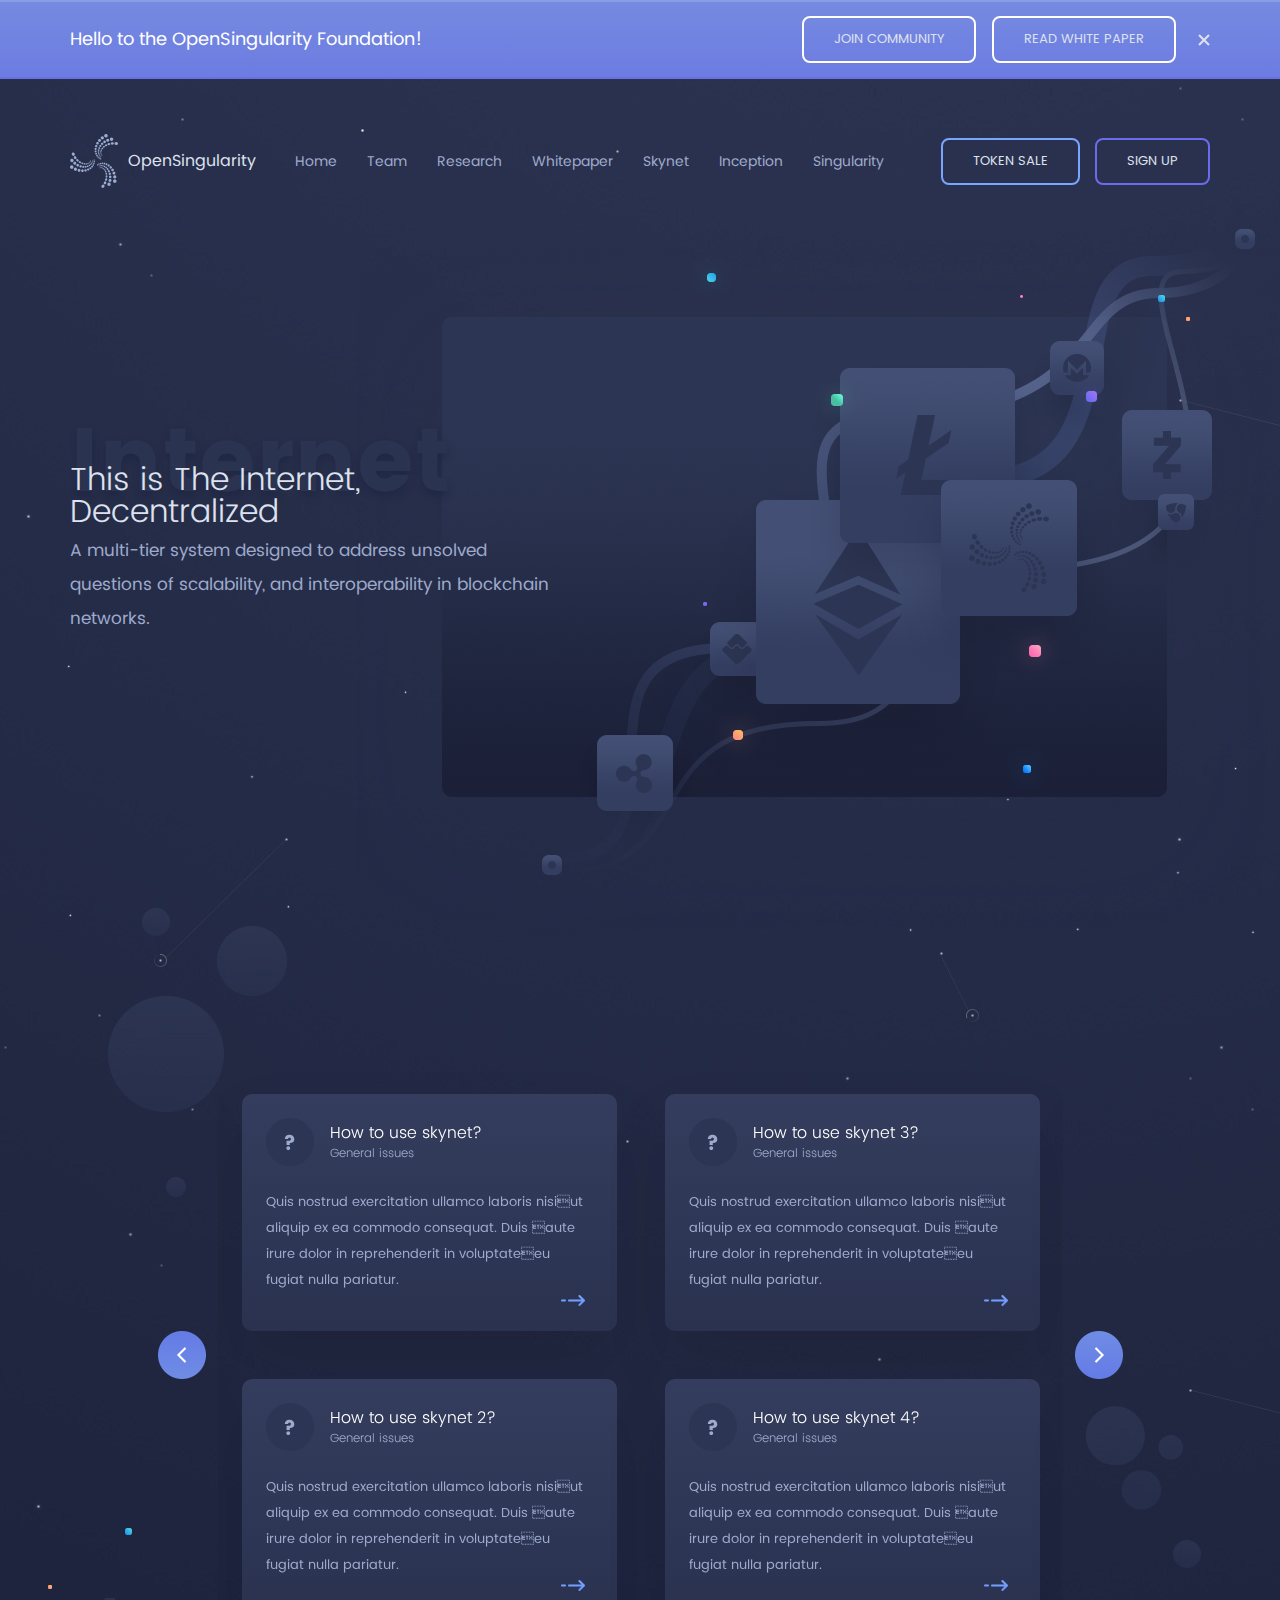
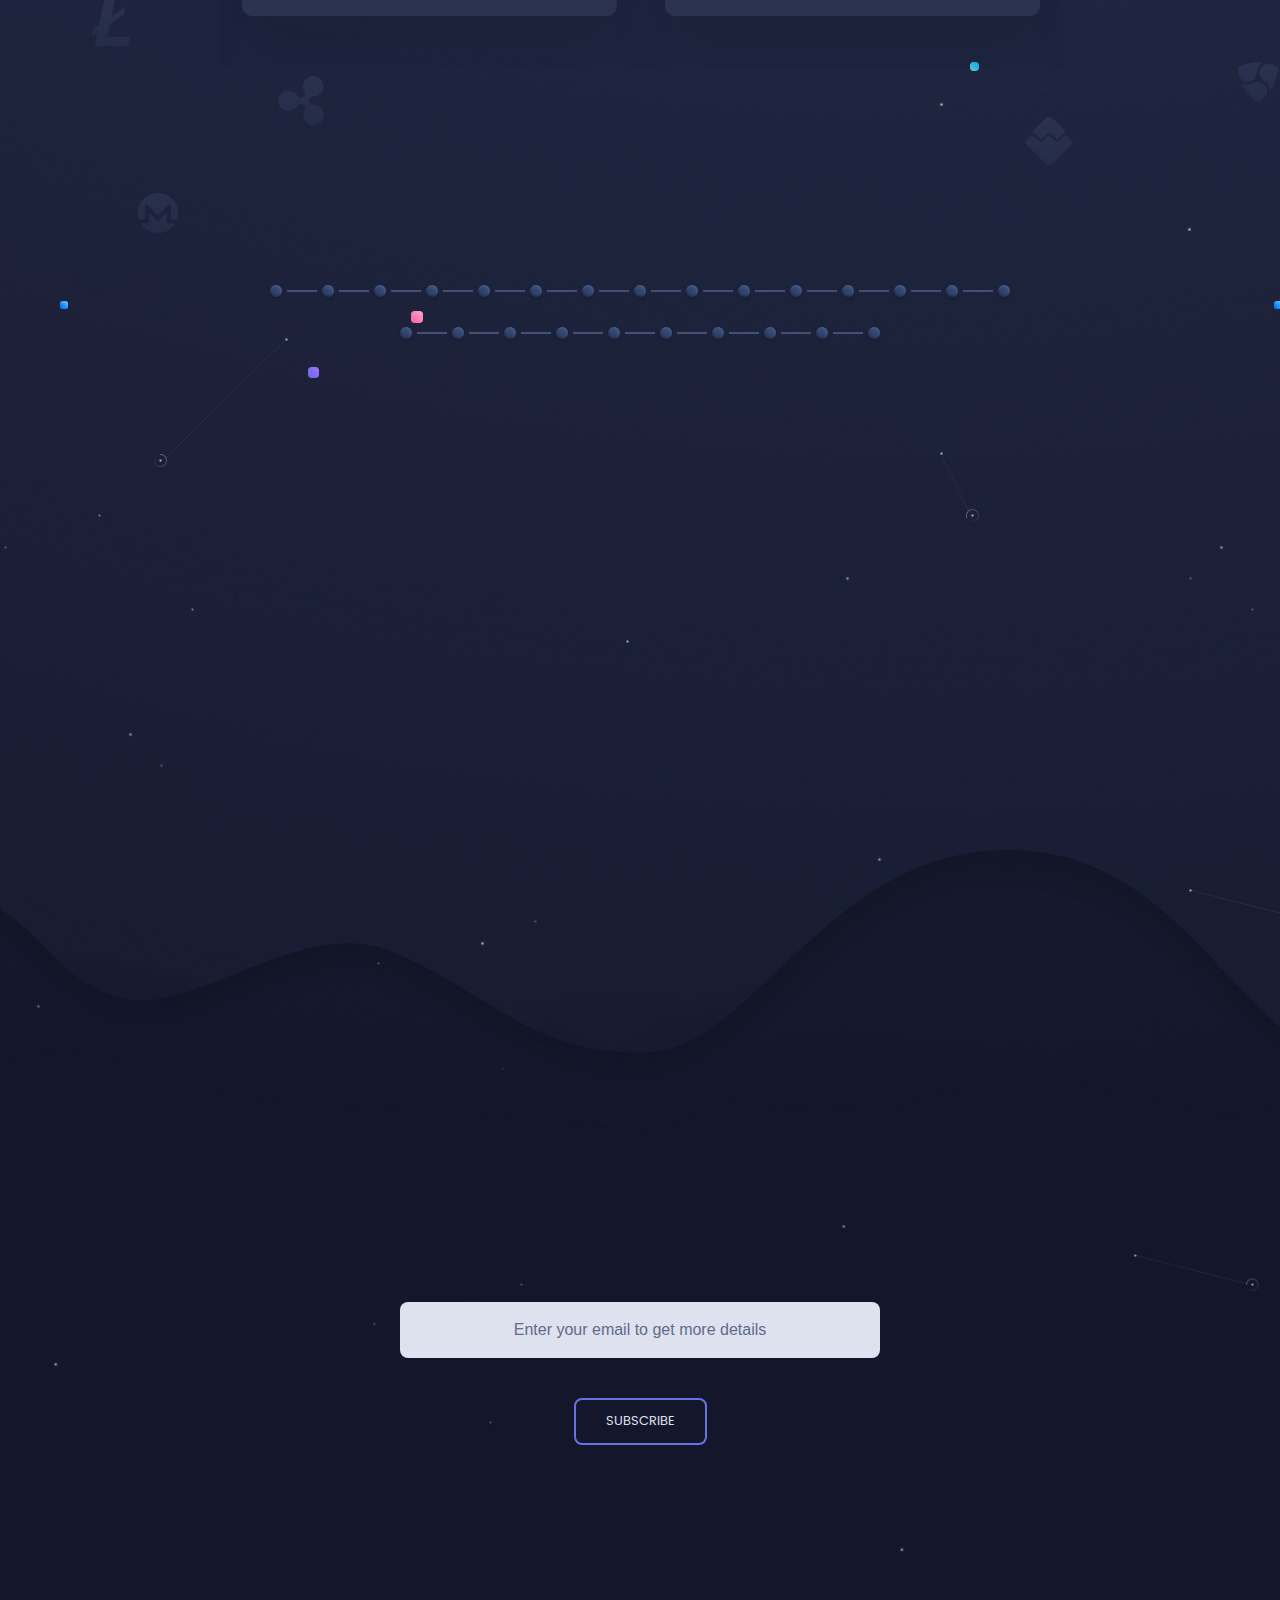
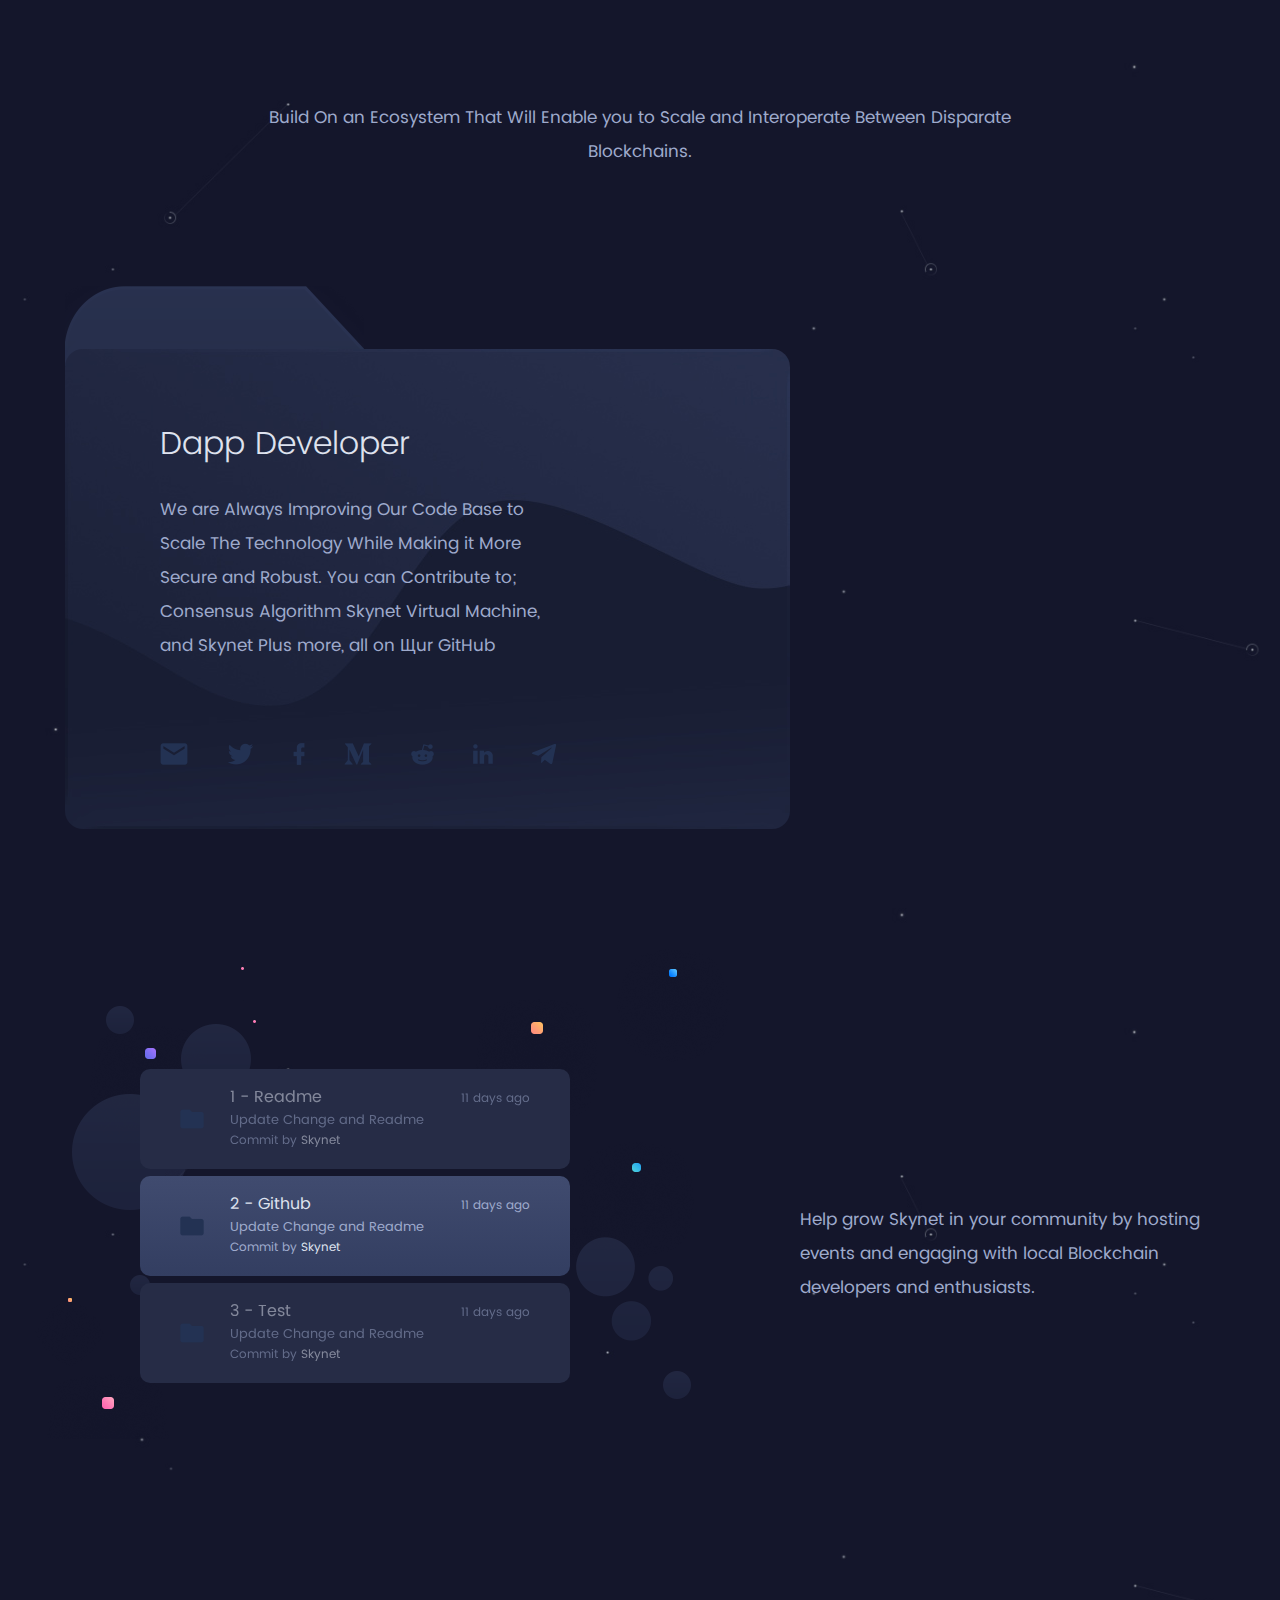
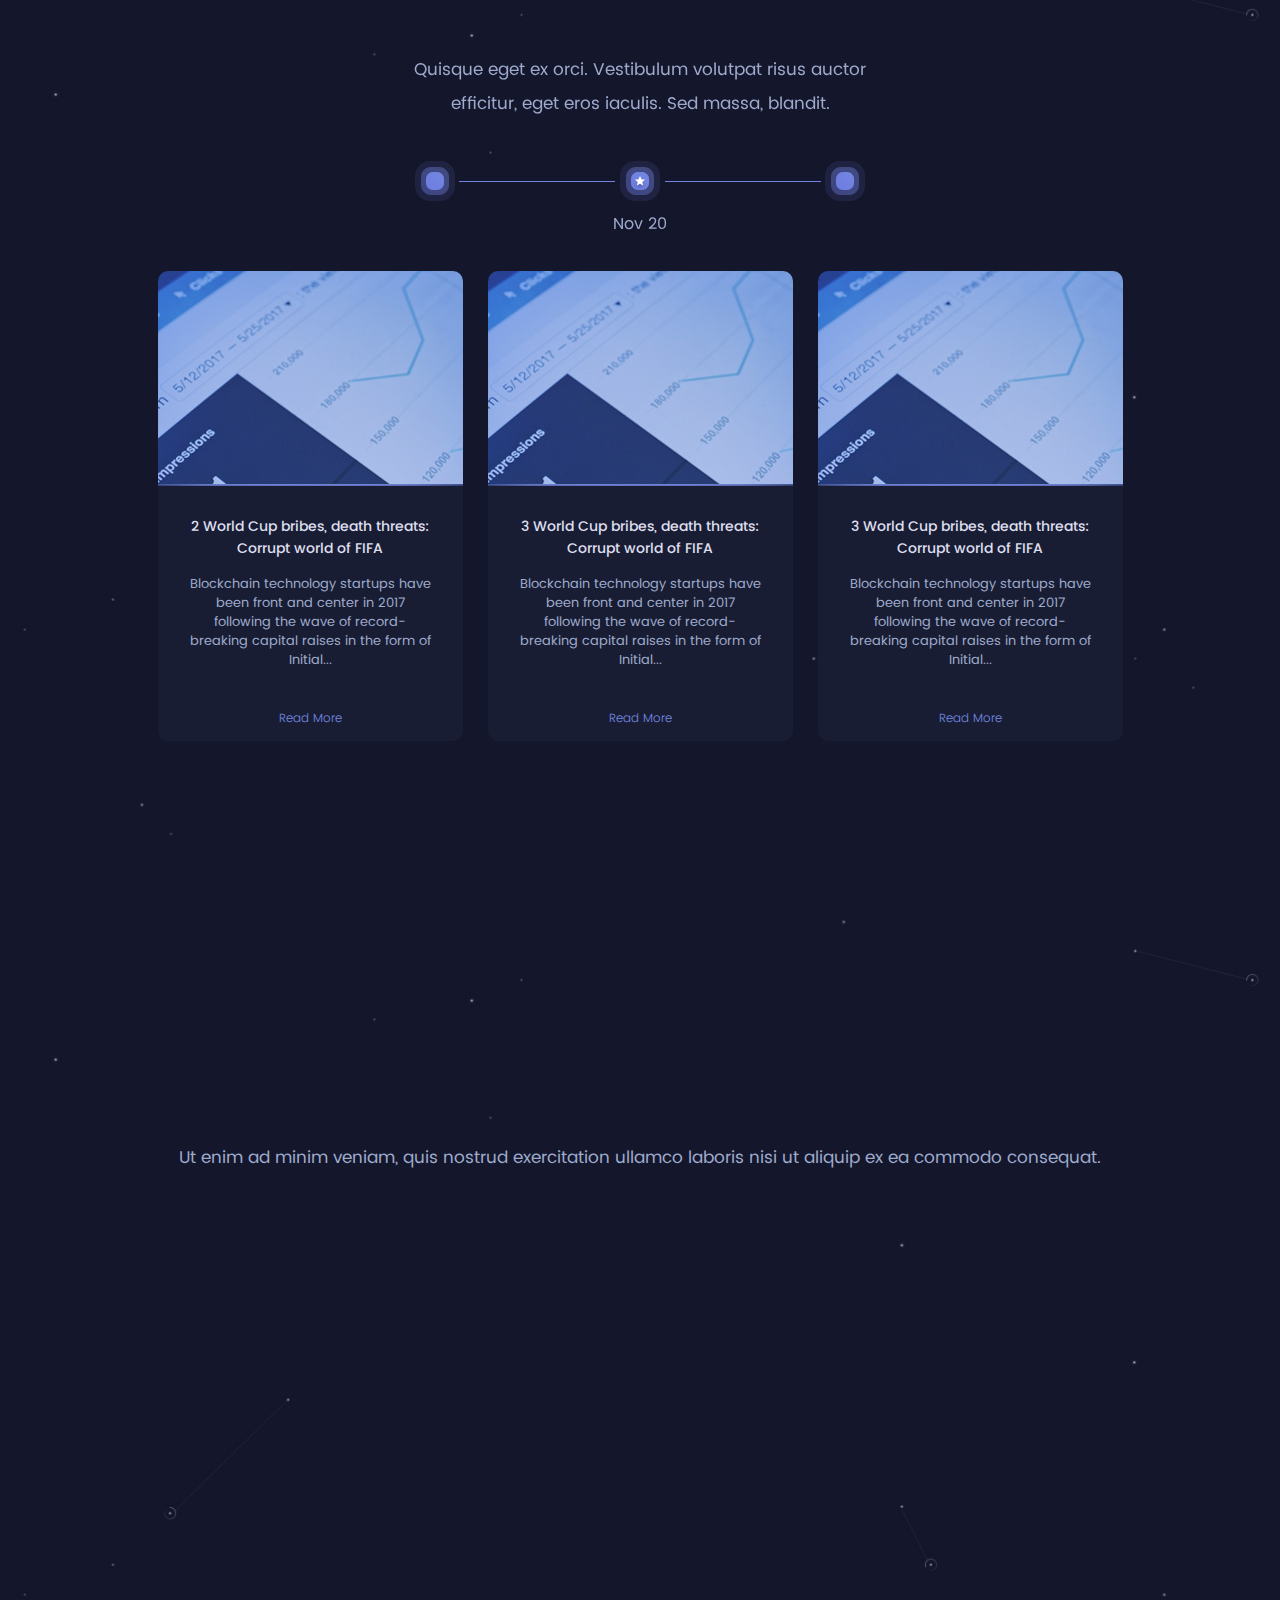
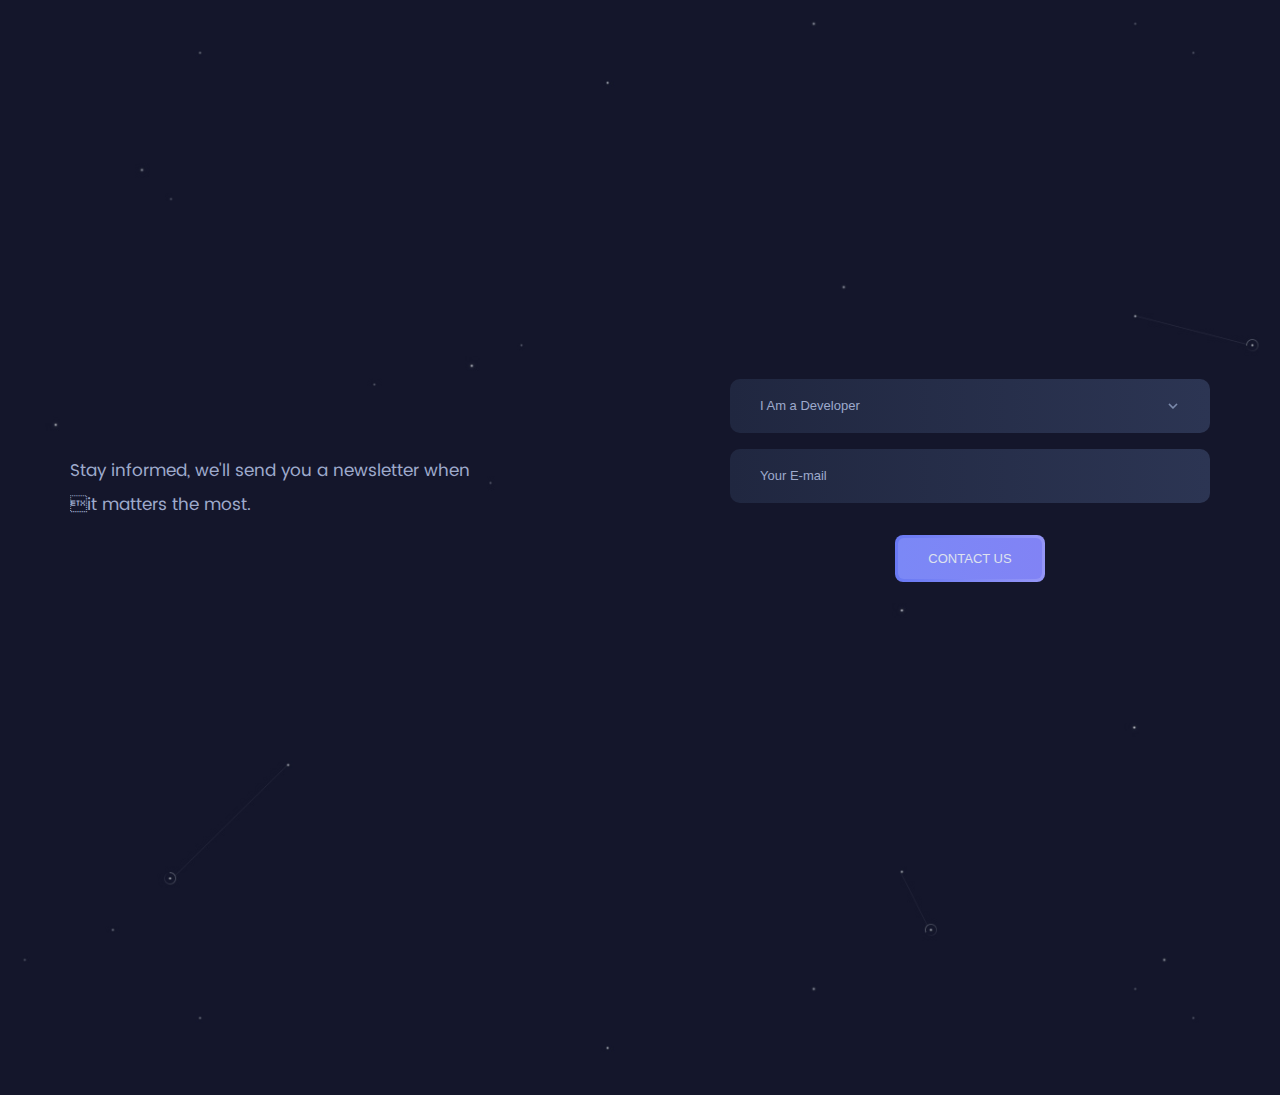
<file: page2.html>
<!doctype html>
<html lang="en">
<head>
	<title></title>
	<meta name="description" content="" />
	<meta name="keywords" content="" />
	<meta http-equiv="Content-Type" content="text/html; charset=utf-8" />
	<meta name="viewport" content="width=device-width, initial-scale=1.0, maximum-scale=1.0, user-scalable=0">
	<link rel="stylesheet" href="css/main.css" type="text/css" />
	<link rel="stylesheet" href="css/animate.css" type="text/css" />
	<link rel="stylesheet" type="text/css" href="fancybox/jquery.fancybox.css?v=2.1.5" media="screen" />
	<script type="text/javascript" src="js/jquery-3.2.1.min.js"></script>
	<script src="js/jquery.viewportchecker.min.js"></script>
    <script type="text/javascript" src="fancybox/jquery.fancybox.pack.js?v=2.1.5"></script>
	<script type="text/javascript" src="fancybox/helpers/jquery.fancybox-media.js?v=1.0.6"></script>
	<script type="text/javascript" src="js/jquery.bxslider.js"></script>
	<script type="text/javascript" src="js/tooltip.js"></script>
    <script type="text/javascript" src="js/main.js"></script>
</head>

<body class="road_page">
<div class="container">
	<div class="alert">
		<div class="centered">
			<h3>Hello to the OpenSingularity Foundation!</h3>
			<div class="close"></div>
			<a href="#" class="btn">Read White paper</a>
			<a href="#" class="btn">join community</a>
		</div>
	</div>
	<header>
		<div class="logo">
			<a href="#"><img src="img/logo.png" alt="" /><span>OpenSingularity</span></a>
		</div>

		<ul>
			<li><a href="#">Home</a></li>
			<li><a href="#">Team</a></li>
			<li><a href="#">Research</a></li>
			<li><a href="#">Whitepaper</a></li>
			<li><a href="#">Skynet</a></li>
			<li><a href="#">Inception</a></li>
			<li><a href="#">Singularity</a></li>
		</ul>

		<div class="buttons_box">
			<a href="#" class="btn">Sign Up</a>
			<a href="#" class="btn">token sale</a>
		</div>
	</header>

	<div class="internet_box">
		<div class="centered">
			<div class="box">
				<h1>Internet</h1>
				<h2>This is The Internet, Decentralized</h2>
				<div class="explanation">
					A multi-tier system designed to address unsolved 
					questions of scalability, and interoperability in 
					blockchain networks.
				</div>
			</div>
		</div>
		<img src="img/int_page2.png" alt="">
	</div>

	<div class="faq">
		<div class="centered">
			<h1>FAQ</h1>
			<h2>FAQ</h2>

			<ul class="bxslider">
				<li>
					<div class="block">
						<div class="head">
							<div class="ico">?</div>
							<div class="info">
								<h3>How to use skynet?</h3>
								<h4>General issues</h4>
							</div>
						</div>
						<div class="answer">
							Quis nostrud exercitation ullamco laboris nisiut aliquip ex ea commodo consequat. Duis aute irure dolor in reprehenderit in voluptateeu fugiat nulla pariatur.
						</div>
						<a href="#" class="more"></a>
					</div>
					<div class="block">
						<div class="head">
							<div class="ico">?</div>
							<div class="info">
								<h3>How to use skynet 2?</h3>
								<h4>General issues</h4>
							</div>
						</div>
						<div class="answer">
							Quis nostrud exercitation ullamco laboris nisiut aliquip ex ea commodo consequat. Duis aute irure dolor in reprehenderit in voluptateeu fugiat nulla pariatur.
						</div>
						<a href="#" class="more"></a>
					</div>
				</li>
				<li>
					<div class="block">
						<div class="head">
							<div class="ico">?</div>
							<div class="info">
								<h3>How to use skynet 3?</h3>
								<h4>General issues</h4>
							</div>
						</div>
						<div class="answer">
							Quis nostrud exercitation ullamco laboris nisiut aliquip ex ea commodo consequat. Duis aute irure dolor in reprehenderit in voluptateeu fugiat nulla pariatur.
						</div>
						<a href="#" class="more"></a>
					</div>
					<div class="block">
						<div class="head">
							<div class="ico">?</div>
							<div class="info">
								<h3>How to use skynet 4?</h3>
								<h4>General issues</h4>
							</div>
						</div>
						<div class="answer">
							Quis nostrud exercitation ullamco laboris nisiut aliquip ex ea commodo consequat. Duis aute irure dolor in reprehenderit in voluptateeu fugiat nulla pariatur.
						</div>
						<a href="#" class="more"></a>
					</div>
				</li>
				<li>
					<div class="block">
						<div class="head">
							<div class="ico">?</div>
							<div class="info">
								<h3>How to use skynet 5?</h3>
								<h4>General issues</h4>
							</div>
						</div>
						<div class="answer">
							Quis nostrud exercitation ullamco laboris nisiut aliquip ex ea commodo consequat. Duis aute irure dolor in reprehenderit in voluptateeu fugiat nulla pariatur.
						</div>
						<a href="#" class="more"></a>
					</div>
					<div class="block">
						<div class="head">
							<div class="ico">?</div>
							<div class="info">
								<h3>How to use skynet 6?</h3>
								<h4>General issues</h4>
							</div>
						</div>
						<div class="answer">
							Quis nostrud exercitation ullamco laboris nisiut aliquip ex ea commodo consequat. Duis aute irure dolor in reprehenderit in voluptateeu fugiat nulla pariatur.
						</div>
						<a href="#" class="more"></a>
					</div>
				</li>
				<li>
					<div class="block">
						<div class="head">
							<div class="ico">?</div>
							<div class="info">
								<h3>How to use skynet 7?</h3>
								<h4>General issues</h4>
							</div>
						</div>
						<div class="answer">
							Quis nostrud exercitation ullamco laboris nisiut aliquip ex ea commodo consequat. Duis aute irure dolor in reprehenderit in voluptateeu fugiat nulla pariatur.
						</div>
						<a href="#" class="more"></a>
					</div>
					<div class="block">
						<div class="head">
							<div class="ico">?</div>
							<div class="info">
								<h3>How to use skynet 8?</h3>
								<h4>General issues</h4>
							</div>
						</div>
						<div class="answer">
							Quis nostrud exercitation ullamco laboris nisiut aliquip ex ea commodo consequat. Duis aute irure dolor in reprehenderit in voluptateeu fugiat nulla pariatur.
						</div>
						<a href="#" class="more"></a>
					</div>
				</li>
			</ul>
		</div>
	</div>

	<div class="roadmap">
		<h1>Roadmap</h1>
		<h2>Roadmap to the Internet<br/>Decentralized</h2>
		<div class="track">
			<div class="circle circle1" data-html="true" data-toggle="tooltip" title="<div class='head'>Jun , 2018</div><p>Phase 1: Kilimonjaro</p>">
				<div class="click"></div>
				<div class="text">Sed ut perspiciatis unde omnis iste natus error sit voluptatem accusantium doloremque laudantium</div>
			</div>
			<div class="circle circle2" data-html="true" data-toggle="tooltip" title="<div class='head'>Jun , 2018</div><p>Phase 2: Kilimonjaro</p>">
				<div class="click"></div>
				<div class="text">Sed ut perspiciatis unde omnis iste natus error sit voluptatem accusantium doloremque laudantium</div>
			</div>
			<div class="circle circle3" data-html="true" data-toggle="tooltip" title="<div class='head'>Jun , 2018</div><p>Phase 3: Kilimonjaro</p>">
				<div class="click"></div>
				<div class="text">Sed ut perspiciatis unde omnis iste natus error sit voluptatem accusantium doloremque laudantium</div>
			</div>
			<div class="circle circle4" data-html="true" data-toggle="tooltip" title="<div class='head'>Jun , 2018</div><p>Phase 4: Kilimonjaro</p>">
				<div class="click"></div>
				<div class="text">Sed ut perspiciatis unde omnis iste natus error sit voluptatem accusantium doloremque laudantium</div>
			</div>
			<div class="circle circle5" data-html="true" data-toggle="tooltip" title="<div class='head'>Jun , 2018</div><p>Phase 5: Kilimonjaro</p>">
				<div class="click"></div>
				<div class="text">Sed ut perspiciatis unde omnis iste natus error sit voluptatem accusantium doloremque laudantium</div>
			</div>
			<div class="circle circle6" data-html="true" data-toggle="tooltip" title="<div class='head'>Jun , 2018</div><p>Phase 6: Kilimonjaro</p>">
				<div class="click"></div>
				<div class="text">Sed ut perspiciatis unde omnis iste natus error sit voluptatem accusantium doloremque laudantium</div>
			</div>
			<div class="circle circle7" data-html="true" data-toggle="tooltip" title="<div class='head'>Jun , 2018</div><p>Phase 7: Kilimonjaro</p>">
				<div class="click"></div>
				<div class="text">Sed ut perspiciatis unde omnis iste natus error sit voluptatem accusantium doloremque laudantium</div>
			</div>
			<div class="circle circle8" data-html="true" data-toggle="tooltip" title="<div class='head'>Jun , 2018</div><p>Phase 8: Kilimonjaro</p>">
				<div class="click"></div>
				<div class="text">Sed ut perspiciatis unde omnis iste natus error sit voluptatem accusantium doloremque laudantium</div>
			</div>
			<div class="circle circle9" data-html="true" data-toggle="tooltip" title="<div class='head'>Jun , 2018</div><p>Phase 9: Kilimonjaro</p>">
				<div class="click"></div>
				<div class="text">Sed ut perspiciatis unde omnis iste natus error sit voluptatem accusantium doloremque laudantium</div>
			</div>
			<div class="circle circle10" data-html="true" data-toggle="tooltip" title="<div class='head'>Jun , 2018</div><p>Phase 10: Kilimonjaro</p>">
				<div class="click"></div>
				<div class="text">Sed ut perspiciatis unde omnis iste natus error sit voluptatem accusantium doloremque laudantium</div>
			</div>
			<div class="circle circle11" data-html="true" data-toggle="tooltip" title="<div class='head'>Jun , 2018</div><p>Phase 11: Kilimonjaro</p>">
				<div class="click"></div>
				<div class="text">Sed ut perspiciatis unde omnis iste natus error sit voluptatem accusantium doloremque laudantium</div>
			</div>
			<div class="circle circle12" data-html="true" data-toggle="tooltip" title="<div class='head'>Jun , 2018</div><p>Phase 12: Kilimonjaro</p>">
				<div class="click"></div>
				<div class="text">Sed ut perspiciatis unde omnis iste natus error sit voluptatem accusantium doloremque laudantium</div>
			</div>
			<div class="circle circle13" data-html="true" data-toggle="tooltip" title="<div class='head'>Jun , 2018</div><p>Phase 13: Kilimonjaro</p>">
				<div class="click"></div>
				<div class="text">Sed ut perspiciatis unde omnis iste natus error sit voluptatem accusantium doloremque laudantium</div>
			</div>
			<div class="circle circle14" data-html="true" data-toggle="tooltip" title="<div class='head'>Jun , 2018</div><p>Phase 14: Kilimonjaro</p>">
				<div class="click"></div>
				<div class="text">Sed ut perspiciatis unde omnis iste natus error sit voluptatem accusantium doloremque laudantium</div>
			</div>
			<div class="circle circle15" data-html="true" data-toggle="tooltip" title="<div class='head'>Jun , 2018</div><p>Phase 15: Kilimonjaro</p>">
				<div class="click"></div>
				<div class="text">Sed ut perspiciatis unde omnis iste natus error sit voluptatem accusantium doloremque laudantium</div>
			</div>
			<div class="circle circle16" data-html="true" data-toggle="tooltip" title="<div class='head'>Jun , 2018</div><p>Phase 16: Kilimonjaro</p>">
				<div class="click"></div>
				<div class="text">Sed ut perspiciatis unde omnis iste natus error sit voluptatem accusantium doloremque laudantium</div>
			</div>
			<div class="circle circle17" data-html="true" data-toggle="tooltip" title="<div class='head'>Jun , 2018</div><p>Phase 17: Kilimonjaro</p>">
				<div class="click"></div>
				<div class="text">Sed ut perspiciatis unde omnis iste natus error sit voluptatem accusantium doloremque laudantium</div>
			</div>
			<div class="circle circle18" data-html="true" data-toggle="tooltip" title="<div class='head'>Jun , 2018</div><p>Phase 18: Kilimonjaro</p>">
				<div class="click"></div>
				<div class="text">Sed ut perspiciatis unde omnis iste natus error sit voluptatem accusantium doloremque laudantium</div>
			</div>
			<div class="circle circle19" data-html="true" data-toggle="tooltip" title="<div class='head'>Jun , 2018</div><p>Phase 19: Kilimonjaro</p>">
				<div class="click"></div>
				<div class="text">Sed ut perspiciatis unde omnis iste natus error sit voluptatem accusantium doloremque laudantium</div>
			</div>
			<div class="circle circle20" data-html="true" data-toggle="tooltip" title="<div class='head'>Jun , 2018</div><p>Phase 20: Kilimonjaro</p>">
				<div class="click"></div>
				<div class="text">Sed ut perspiciatis unde omnis iste natus error sit voluptatem accusantium doloremque laudantium</div>
			</div>
			<div class="circle circle21" data-html="true" data-toggle="tooltip" title="<div class='head'>Jun , 2018</div><p>Phase 21: Kilimonjaro</p>">
				<div class="click"></div>
				<div class="text">Sed ut perspiciatis unde omnis iste natus error sit voluptatem accusantium doloremque laudantium</div>
			</div>
			<div class="circle circle22" data-html="true" data-toggle="tooltip" title="<div class='head'>Jun , 2018</div><p>Phase 22: Kilimonjaro</p>">
				<div class="click"></div>
				<div class="text">Sed ut perspiciatis unde omnis iste natus error sit voluptatem accusantium doloremque laudantium</div>
			</div>
			<div class="circle circle23" data-html="true" data-toggle="tooltip" title="<div class='head'>Jun , 2018</div><p>Phase 23: Kilimonjaro</p>">
				<div class="click"></div>
				<div class="text">Sed ut perspiciatis unde omnis iste natus error sit voluptatem accusantium doloremque laudantium</div>
			</div>
			<div class="circle circle24" data-html="true" data-toggle="tooltip" title="<div class='head'>Jun , 2018</div><p>Phase 24: Kilimonjaro</p>">
				<div class="click"></div>
				<div class="text">Sed ut perspiciatis unde omnis iste natus error sit voluptatem accusantium doloremque laudantium</div>
			</div>
			<div class="circle circle25" data-html="true" data-toggle="tooltip" title="<div class='head'>Jun , 2018</div><p>Phase 25: Kilimonjaro</p>">
				<div class="click"></div>
				<div class="text">Sed ut perspiciatis unde omnis iste natus error sit voluptatem accusantium doloremque laudantium</div>
			</div>
		</div>
		
		<div class="map">
			<div class="centered points">
				<div class="point point1"></div>
				<div class="point point2"></div>
				<div class="point point3"></div>
				<div class="point point4"></div>
				<div class="point point5"></div>
			</div>

			<div class="line">
				<div class="centered">
					<div class="overview">
						<div class="overview1">
							<div class="title">Phase 5: Kilimanjaro</div>
							<div class="date">2018</div>
						</div>
						<div class="overview2">
							<div class="title">Phase 10: Kilimanjaro</div>
							<div class="date">2018</div>
						</div>
						<div class="overview3">
							<div class="title">Phase 15: Kilimanjaro</div>
							<div class="date">2018</div>
						</div>
						<div class="overview4">
							<div class="title">Phase 20: Kilimanjaro</div>
							<div class="date">2018</div>
						</div>
						<div class="overview5">
							<div class="title">Phase 25: Kilimanjaro</div>
							<div class="date">2018</div>
						</div>
					</div>

					
					<div class="description">
						<div>Virtual Machine - FastVM with EVM Source Compatibility</div>
						<div>Virtual Machine - FastVM with EVM Source Compatibility</div>
						<div>Skynet Core - Multi-Chain Framework, Wire Protocol (P2P), Tx Pool, Event Manager</div>
						<div>Skynet APIs - Java API, Web3 API Compatibility</div>
						<div>Virtual Machine - FastVM with EVM Source Compatibility</div>
					</div>
				</div>
			</div>
		</div>
	</div>

	<div class="newsletter">
		<div class="centered">
			<h1>Newsletter</h1>
			<h2>To Stay Informed With Skynet Developments Subscribe to Our Newsletter.</h2>
			<input type="text" placeholder="Enter your email to get more details" />

			<div class="actions">
				<a href="#" class="btn">Subscribe</a>
			</div>
		</div>
	</div>


	<div class="network">
		<div class="centered">
			<h1>Network</h1>
			<h2>Join Your Fellow Skynet Community Developers 
				to Contribute Code or Build Decentralized 
				Applications on Our Network.</h2>
			<div class="explanation">Build On an Ecosystem That Will Enable you to Scale and Interoperate Between Disparate Blockchains.</div>
		</div>
		<div class="folder">
			<div class="tabs">
				<div class="active"><span>DAPP DEVELOPER</span></div>
				<div><span>Skynet DEVELOPER</span></div>
				<div><span>CORE CONTRIBUTOR</span></div>
				<div><span>SYSTEM TESTER</span></div>
				<div><span>RESEARCH</span></div>
				<div><span>TOOLS DEVELOPER</span></div>
				<div><span>Skynet Advisors</span></div>
				<div><span>User Information</span></div>
			</div>
			<div class="box">
				<div class="tab tab1 active">
					<h3>Dapp Developer</h3>
					<div class="explanation">We are Always Improving Our Code Base to Scale The Technology While  Making it More Secure and Robust. You can Contribute to; Consensus Algorithm Skynet Virtual Machine, and Skynet Plus more, all on Щur GitHub</div>
				</div>

				<div class="tab tab2">
					<h3>Dapp Developer 222</h3>
					<div class="explanation">We are Always Improving Our Code Base to Scale The Technology While  Making it More Secure and Robust. You can Contribute to; Consensus Algorithm Skynet Virtual Machine, and Skynet Plus more, all on Щur GitHub</div>
				</div>

				<div class="tab tab3">
					<h3>Dapp Developer 333</h3>
					<div class="explanation">We are Always Improving Our Code Base to Scale The Technology While  Making it More Secure and Robust. You can Contribute to; Consensus Algorithm Skynet Virtual Machine, and Skynet Plus more, all on Щur GitHub</div>
				</div>

				<div class="tab tab4">
					<h3>Dapp Developer 444</h3>
					<div class="explanation">We are Always Improving Our Code Base to Scale The Technology While  Making it More Secure and Robust. You can Contribute to; Consensus Algorithm Skynet Virtual Machine, and Skynet Plus more, all on Щur GitHub</div>
				</div>

				<div class="tab tab5">
					<h3>Dapp Developer 555</h3>
					<div class="explanation">We are Always Improving Our Code Base to Scale The Technology While  Making it More Secure and Robust. You can Contribute to; Consensus Algorithm Skynet Virtual Machine, and Skynet Plus more, all on Щur GitHub</div>
				</div>

				<div class="tab tab6">
					<h3>Dapp Developer 666</h3>
					<div class="explanation">We are Always Improving Our Code Base to Scale The Technology While  Making it More Secure and Robust. You can Contribute to; Consensus Algorithm Skynet Virtual Machine, and Skynet Plus more, all on Щur GitHub</div>
				</div>

				<div class="tab tab7">
					<h3>Dapp Developer 777</h3>
					<div class="explanation">We are Always Improving Our Code Base to Scale The Technology While  Making it More Secure and Robust. You can Contribute to; Consensus Algorithm Skynet Virtual Machine, and Skynet Plus more, all on Щur GitHub</div>

				</div>

				<div class="tab tab8">
					<h3>Dapp Developer 888</h3>
					<div class="explanation">We are Always Improving Our Code Base to Scale The Technology While  Making it More Secure and Robust. You can Contribute to; Consensus Algorithm Skynet Virtual Machine, and Skynet Plus more, all on Щur GitHub</div>
				</div>


				<div class="social">
					<a href="#"><img src="img/soc1.png" alt="" /></a>
					<a href="#"><img src="img/soc2.png" alt="" /></a>
					<a href="#"><img src="img/soc3.png" alt="" /></a>
					<a href="#"><img src="img/soc4.png" alt="" /></a>
					<a href="#"><img src="img/soc5.png" alt="" /></a>
					<a href="#"><img src="img/soc6.png" alt="" /></a>
					<a href="#"><img src="img/soc7.png" alt="" /></a>
				</div>

			</div>
			
		</div>
	</div>


	<div class="become">
		<div class="centered">
			<div class="right">
				<h1>Become</h1>
				<h2>Become an Skynet Ambassador</h2>
				<div class="explanation">Help grow Skynet in your community by hosting events 
					and engaging with local Blockchain developers and 
					enthusiasts.</div>
			</div>
			<div class="left">
				<ul class="bx-slider commits">
					<li>
						<div class="icon"><img src="img/folder_ico.png" alt="" /></div>
						<div class="info">
							<div class="head">
								<span>1 - Readme</span>
								<em>11 days ago</em>
							</div>
							<p>Update Change and Readme</p>
							<p class="small">Commit by <span class="author">Skynet</span></p>
						</div>
					</li>
					<li>
						<div class="icon"><img src="img/folder_ico.png" alt="" /></div>
						<div class="info">
							<div class="head">
								<span>2 - Github</span>
								<em>11 days ago</em>
							</div>
							<p>Update Change and Readme</p>
							<p class="small">Commit by <span class="author">Skynet</span></p>
						</div>
					</li>
					<li>
						<div class="icon"><img src="img/folder_ico.png" alt="" /></div>
						<div class="info">
							<div class="head">
								<span>3 - Test</span>
								<em>11 days ago</em>
							</div>
							<p>Update Change and Readme</p>
							<p class="small">Commit by <span class="author">Skynet</span></p>
						</div>
					</li>
					<li>
						<div class="icon"><img src="img/folder_ico.png" alt="" /></div>
						<div class="info">
							<div class="head">
								<span>4 - Test 1</span>
								<em>11 days ago</em>
							</div>
							<p>Update Change and Readme</p>
							<p class="small">Commit by <span class="author">Skynet</span></p>
						</div>
					</li>
					<li>
						<div class="icon"><img src="img/folder_ico.png" alt="" /></div>
						<div class="info">
							<div class="head">
								<span>5 - Test 22</span>
								<em>11 days ago</em>
							</div>
							<p>Update Change and Readme</p>
							<p class="small">Commit by <span class="author">Skynet</span></p>
						</div>
					</li>
				</ul>
			</div>
		</div>
	</div>


	<div class="carousel static">
		<div class="centered">
			<div class="info">
				<h1>News</h1>
				<h2>News</h2>
				<div class="explanation">
					Quisque eget ex orci. Vestibulum volutpat risus auctor
					efficitur, eget eros iaculis. Sed massa, blandit.
				</div>

				<div class="steps">
					<span></span>
					<span class="active"></span>
					<span></span>
					<div class="date">Nov 20</div>
				</div>
			</div>
		</div>
		<ul class="bx-news">
			<li>
				<div class="image"><img src="img/carousel_pict1.jpg" alt=""></div>
				<div class="info">
					<h3>2 World Cup bribes, death threats: Corrupt world of FIFA</h3>
					<p>Blockchain technology startups have been 
						front and center in 2017 following the 
						wave of record-breaking capital 
						raises in the form of Initial... </p>
				</div>
				<div class="more">
					<div><a href="#" class="link">Read More</a></div>
				</div>
			</li>
			<li>
				<div class="image"><img src="img/carousel_pict1.jpg" alt=""></div>
				<div class="info">
					<h3>3 World Cup bribes, death threats: Corrupt world of FIFA</h3>
					<p>Blockchain technology startups have been 
						front and center in 2017 following the 
						wave of record-breaking capital 
						raises in the form of Initial... </p>
				</div>
				<div class="more">
					<div><a href="#" class="link">Read More</a></div>
				</div>
			</li>
			<li>
				<div class="image"><img src="img/carousel_pict1.jpg" alt=""></div>
				<div class="info">
					<h3>3 World Cup bribes, death threats: Corrupt world of FIFA</h3>
					<p>Blockchain technology startups have been 
						front and center in 2017 following the 
						wave of record-breaking capital 
						raises in the form of Initial... </p>
				</div>
				<div class="more">
					<div><a href="#" class="link">Read More</a></div>
				</div>
			</li>
		</ul>
	</div>


	<div class="most">
		<div class="centered">
			<div class="info">
				<h1>Most</h1>
				<h2>Get The Most From Cryptocurrency Trading</h2>
				<div class="explanation">
					Ut enim ad minim veniam, quis nostrud exercitation 
					ullamco laboris nisi ut aliquip ex ea commodo 
					consequat.					
				</div>
			</div>
			<div class="video">
                <a rel="media-gallery" href="http://www.youtube.com/embed/L9szn1QQfas?autoplay=1" class="fancybox">
                    <img src="img/video.jpg" />
                    <div class="play"></div>
                </a>
            </div>
			
		</div>
	</div>


	<div class="contact">
		<div class="centered">
			<div class="left">
				<h1>Contact</h1>
				<h2>Contact Us</h2>
				<div class="explanation">Stay informed, we'll send you a newsletter when it matters the most.</div>
			</div>
			<div class="right">
				<div class="select_style">
					<select name="" id="">
						<option value="">I Am a Developer</option>
						<option value="">I Am a QA</option>
						<option value="">I Am a Designer</option>
						<option value="">I Am a Manager</option>
						<option value="">I Am a Freelancer</option>
					</select>
				</div>
				<input type="text" placeholder="Your E-mail" />
				<button>
					<span>contact us</span>
				</button>
			</div>
		</div>
	</div>

</div>

<footer>
	<div class="centered">
		<div class="left_col">
			<div class="logo">
				<a href="#"><img src="img/logo_footer.png" alt="" /><span>Open Singularity</span></a>
			</div>
			<div class="lang_switcher">
				<span>eng</span>
				
				<ul>
					<li><a href="#">da</a></li>
					<li><a href="#">sp</a></li>
				</ul>
			</div>

			<div class="search">
				<input type="text" placeholder="Your E-mail address" />
				<input type="button" />
			</div>

			<h6>&copy; OpenSingularity Foundation. All Rights Reserved 80 Raffles Place #32-01 UOB Plaza, Singapore</h6>
		</div><!-- /left_col -->

		<div class="right_col">
			<ul>
				<li>Foundation</li>
				<li><a href="#">Team</a></li>
				<li><a href="#">Research</a></li>
				<li><a href="#">News</a></li>
			</ul>
			<ul>
				<li>Skynet</li>
				<li><a href="#">Github</a></li>
				<li><a href="#">Whitepaper</a></li>
				<li><a href="#">Timeline</a></li>
			</ul>
			<ul>
				<li>Offering</li>
				<li><a href="#">Token Info</a></li>
				<li><a href="#">Dashboard</a></li>
				<li><a href="#">Bounty</a></li>
				<li><a href="#">Bitcointalk</a></li>
			</ul>

			<div class="social">
				<a href="#"><img src="img/soc_mail.png" alt="" /></a>
				<a href="#"><img src="img/twitter.png" alt="" /></a>
				<a href="#"><img src="img/fb.png" alt="" /></a>
				<a href="#"><img src="img/soc_medium.png" alt="" /></a>
				<a href="#"><img src="img/soc_reddit.png" alt="" /></a>
				<a href="#"><img src="img/soc_in.png" alt="" /></a>
				<a href="#"><img src="img/soc_telegram.png" alt="" /></a>
			</div>
		</div><!--/right_col-->
    </div>
</footer>
</body>
</html>
</file>
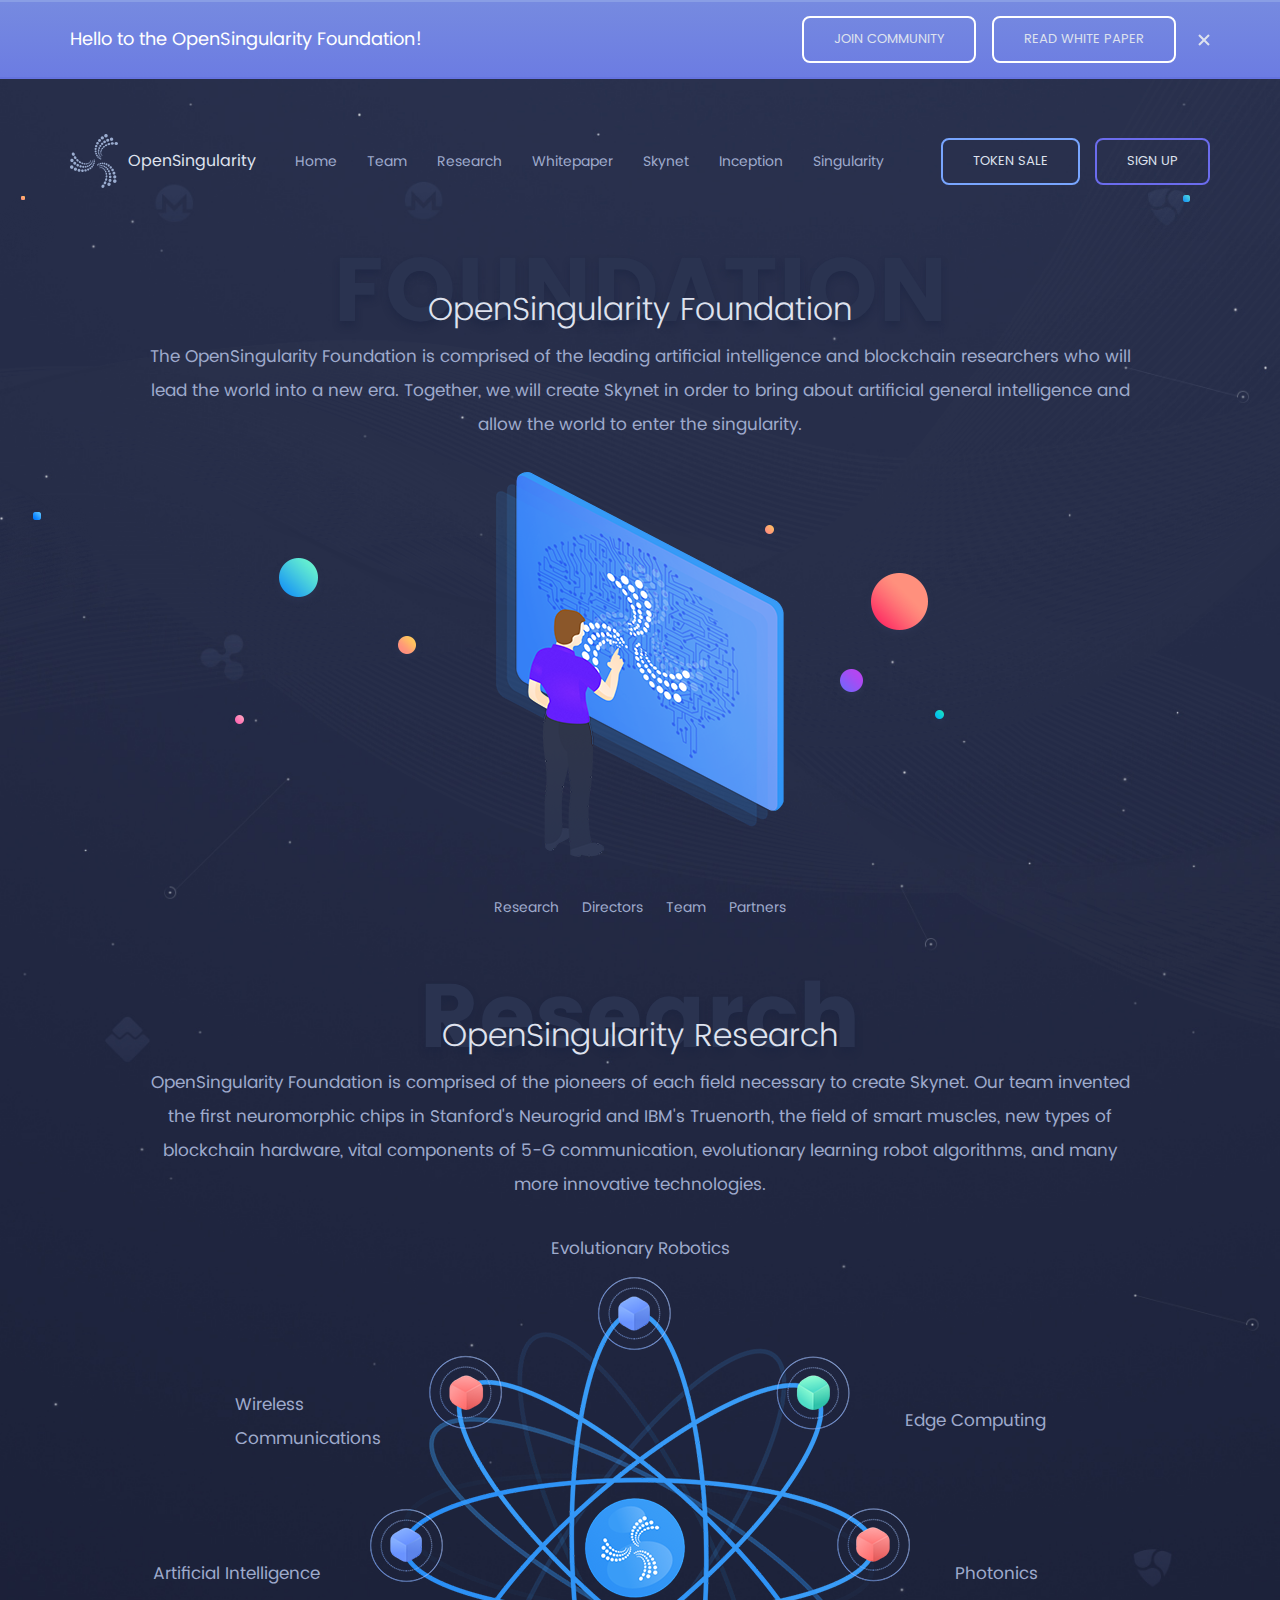
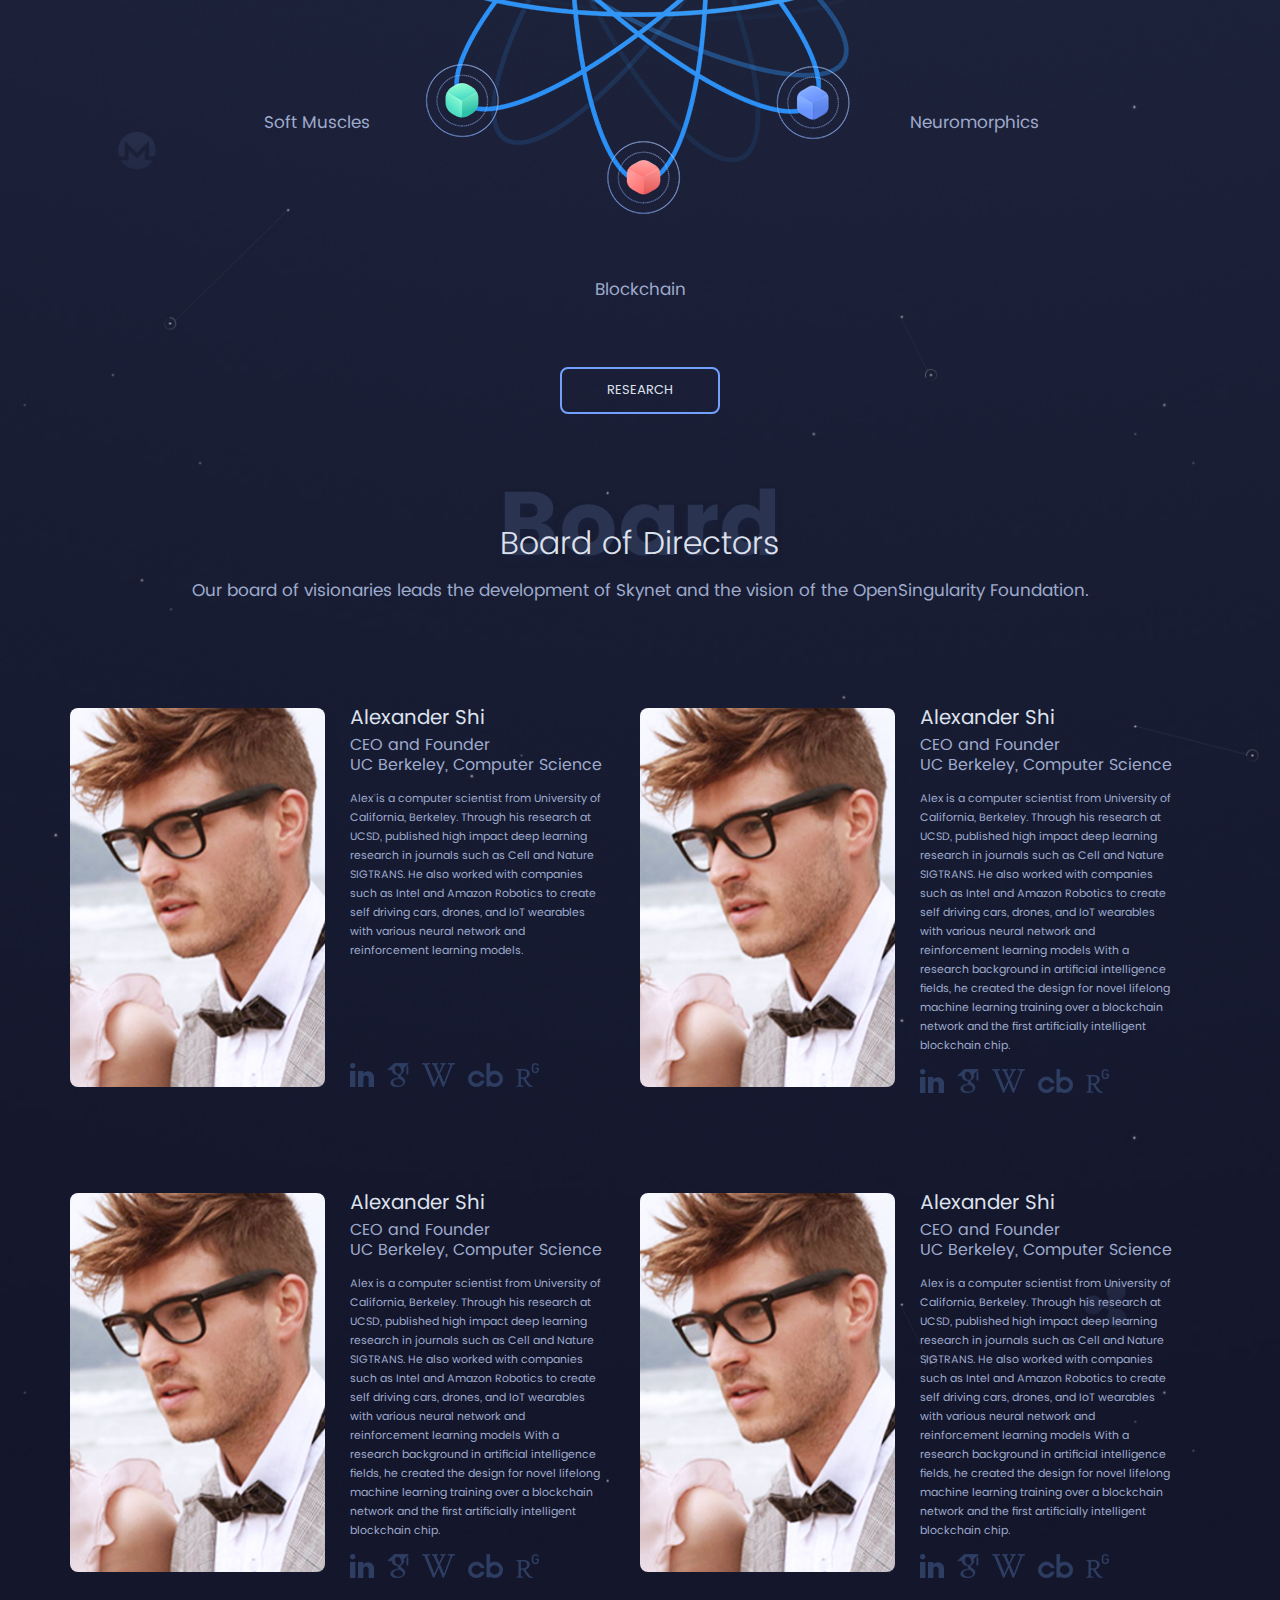
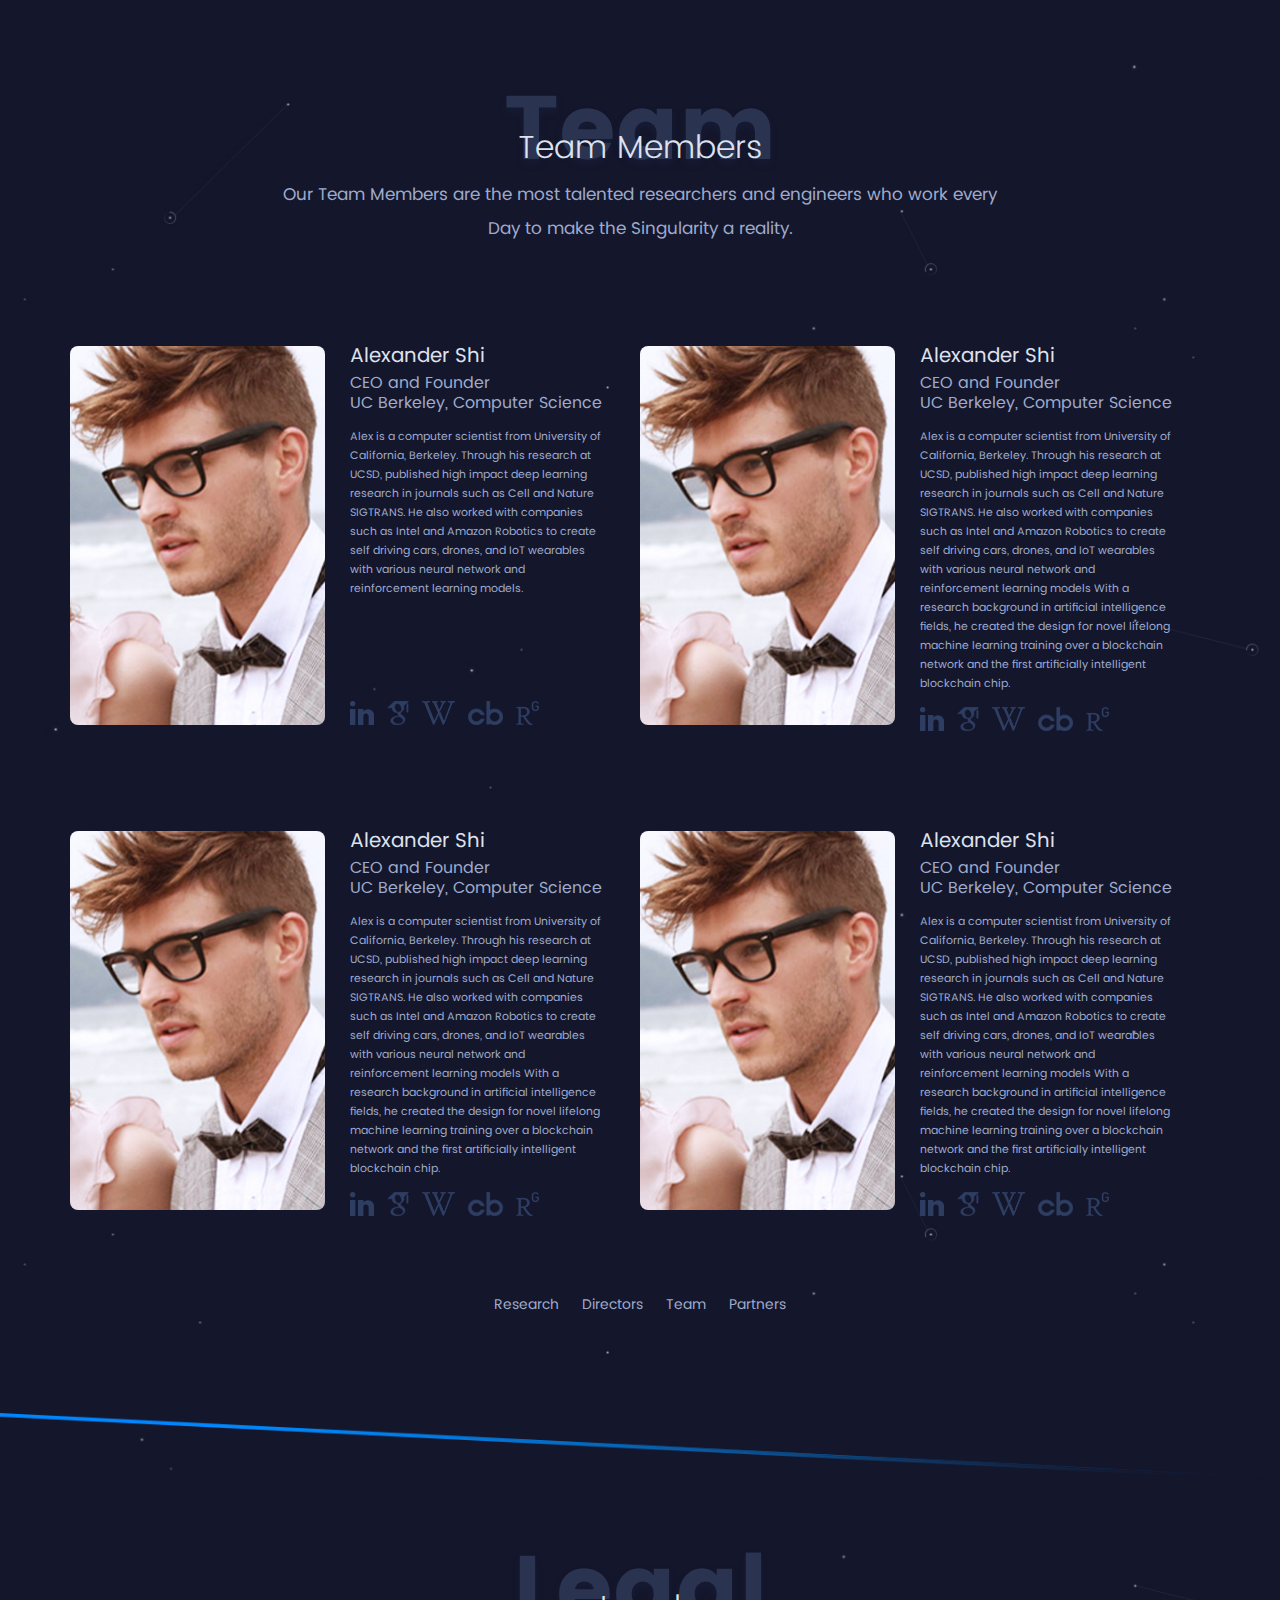
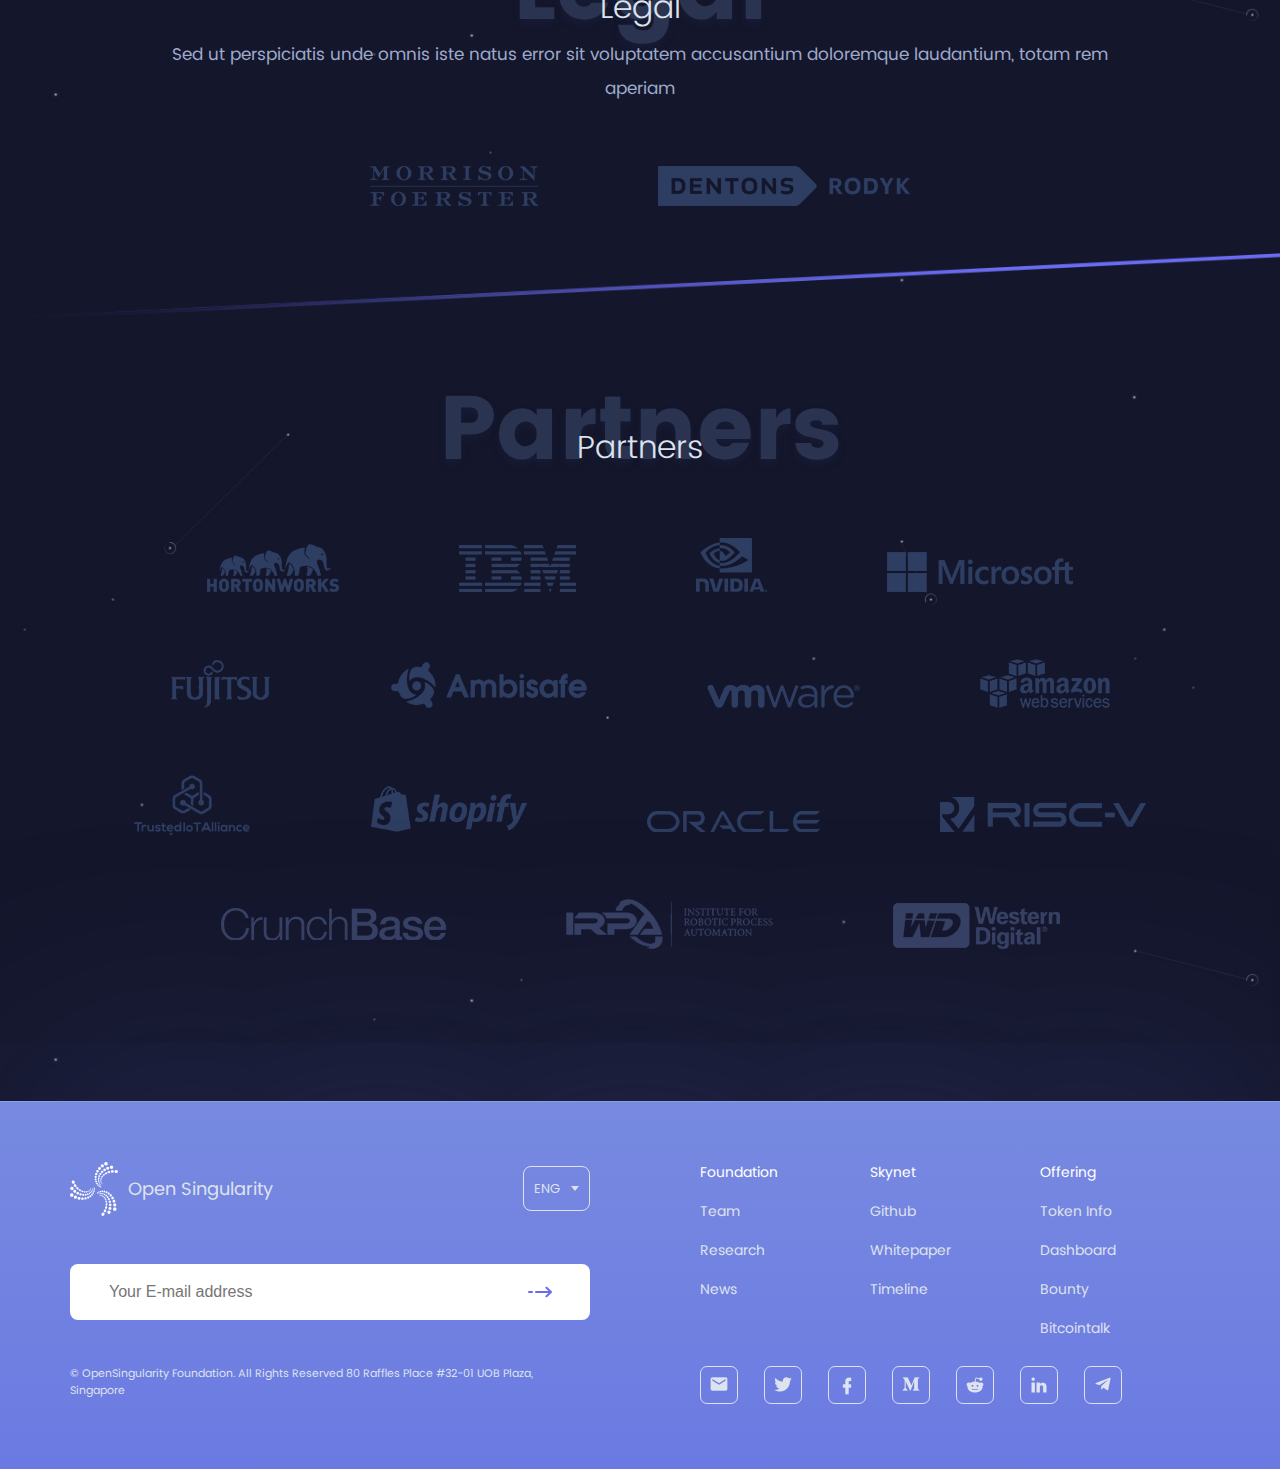
<file: team.html>
<!doctype html>
<html lang="en">
<head>
	<title></title>
	<meta name="description" content="" />
	<meta name="keywords" content="" />
	<meta http-equiv="Content-Type" content="text/html; charset=utf-8" />
	<meta name="viewport" content="width=device-width, initial-scale=1.0, maximum-scale=1.0, user-scalable=0">
	<link rel="stylesheet" href="css/main.css" type="text/css" />
	<link rel="stylesheet" href="css/animate.css" type="text/css" />
	<script type="text/javascript" src="js/jquery-3.2.1.min.js"></script>
	<script src="js/jquery.viewportchecker.min.js"></script>
    <script type="text/javascript" src="js/main.js"></script>
</head>

<body class="people_page">
<div class="container">
	<div class="alert">
		<div class="centered">
			<h3>Hello to the OpenSingularity Foundation!</h3>
			<div class="close"></div>
			<a href="#" class="btn">Read White paper</a>
			<a href="#" class="btn">join community</a>
		</div>
	</div>
	<header>
		<div class="logo">
			<a href="#"><img src="img/logo.png" alt="" /><span>OpenSingularity</span></a>
		</div>

		<ul>
			<li><a href="#">Home</a></li>
			<li><a href="#">Team</a></li>
			<li><a href="#">Research</a></li>
			<li><a href="#">Whitepaper</a></li>
			<li><a href="#">Skynet</a></li>
			<li><a href="#">Inception</a></li>
			<li><a href="#">Singularity</a></li>
		</ul>

		<div class="buttons_box">
			<a href="#" class="btn">Sign Up</a>
			<a href="#" class="btn">token sale</a>
		</div>
	</header>
	
	<div class="foundation">
		<div class="centered">
			<h1>FOUNDATION</h1>
			<h2>OpenSingularity Foundation</h2>
			<div class="explanation">
				The OpenSingularity Foundation is comprised of the leading artificial intelligence and blockchain researchers 
who will lead the world into a new era. Together, we will create Skynet in order to bring about artificial general 
intelligence and allow the world to enter the singularity.
				<div class="picture">
					<img src="img/smart_guy.png" alt="" />
				</div>
			</div>
			<ul class="duplicate_nav">
				<li><a href="#">Research</a></li>
				<li><a href="#">Directors</a></li>
				<li><a href="#">Team</a></li>
				<li><a href="#">Partners</a></li>         
			</ul>
		</div>
	</div><!-- /foundation-->

	<div class="research">
		<div class="centered">
			<h1>Research</h1>
			<h2>OpenSingularity Research</h2>
			<div class="explanation">
				OpenSingularity Foundation is comprised of the pioneers of each field necessary to create Skynet. Our 
team invented the first neuromorphic chips in Stanford's Neurogrid and IBM's Truenorth, the field 
of smart muscles, new types of blockchain hardware, vital components of 5-G communication, 
evolutionary learning robot algorithms, and many more innovative technologies.
				<div class="evolutionary">
					<img src="img/evolutionary.png" alt="" />

					<span class="ev_robotics">Evolutionary Robotics</span>
					<span class="wifi">Wireless Communications</span>
					<span class="edge">Edge Computing</span>
					<span class="intelligence">Artificial Intelligence</span>
					<span class="photonics">Photonics</span>
					<span class="muscles">Soft Muscles</span>
					<span class="neuromorphics">Neuromorphics</span>
					<span class="blockchain">Blockchain</span>
				</div>

				<a href="#" class="btn">research</a>
			</div>
		</div>
	</div><!-- /research -->

	<div class="board">
		<div class="centered">
			<h1>Board</h1>
			<h2>Board of Directors</h2>
			<div class="explanation">
				Our board of visionaries leads the development of Skynet and the vision of the OpenSingularity Foundation.
			</div>
			<div class="people_board">
				<div class="block">
					<div class="image"><img src="img/person.jpg" alt="" /></div>
					<div class="info">
						<h3>Alexander Shi</h3>
						<div class="title">CEO and Founder<br />UC Berkeley, Computer Science</div>
						<p>Alex is a computer scientist from University of California, Berkeley. Through his research at UCSD, published high impact deep learning research in journals such as Cell and Nature SIGTRANS. He also worked with companies such as Intel and Amazon Robotics to create self driving cars, drones, and IoT wearables with various neural network and reinforcement learning models.</p>
						<p class="social">
							<a href="#"><img src="img/in.png" alt=""></a>
							<a href="#"><img src="img/google.png" alt=""></a>
							<a href="#"><img src="img/w.png" alt=""></a>
							<a href="#"><img src="img/cb.png" alt=""></a>
							<a href="#"><img src="img/rg.png" alt=""></a>
						</p>
					</div>
				</div>
					
				<div class="block">
					<div class="image"><img src="img/person.jpg" alt="" /></div>
					<div class="info">
						<h3>Alexander Shi</h3>
						<div class="title">CEO and Founder<br />UC Berkeley, Computer Science</div>
						<p>Alex is a computer scientist from University of California, Berkeley. Through his research at UCSD, published high impact deep learning research in journals such as Cell and Nature SIGTRANS. He also worked with companies such as Intel and Amazon Robotics to create self driving cars, drones, and IoT wearables with various neural network and reinforcement learning models With a research background in artificial intelligence fields, he created the design for novel lifelong machine learning training over a blockchain network and the first artificially intelligent blockchain chip.</p>
						<p class="social">
							<a href="#"><img src="img/in.png" alt=""></a>
							<a href="#"><img src="img/google.png" alt=""></a>
							<a href="#"><img src="img/w.png" alt=""></a>
							<a href="#"><img src="img/cb.png" alt=""></a>
							<a href="#"><img src="img/rg.png" alt=""></a>
						</p>
					</div>
				</div>

				<div class="block">
					<div class="image"><img src="img/person.jpg" alt="" /></div>
					<div class="info">
						<h3>Alexander Shi</h3>
						<div class="title">CEO and Founder<br />UC Berkeley, Computer Science</div>
						<p>Alex is a computer scientist from University of California, Berkeley. Through his research at UCSD, published high impact deep learning research in journals such as Cell and Nature SIGTRANS. He also worked with companies such as Intel and Amazon Robotics to create self driving cars, drones, and IoT wearables with various neural network and reinforcement learning models With a research background in artificial intelligence fields, he created the design for novel lifelong machine learning training over a blockchain network and the first artificially intelligent blockchain chip.</p>
						<p class="social">
							<a href="#"><img src="img/in.png" alt=""></a>
							<a href="#"><img src="img/google.png" alt=""></a>
							<a href="#"><img src="img/w.png" alt=""></a>
							<a href="#"><img src="img/cb.png" alt=""></a>
							<a href="#"><img src="img/rg.png" alt=""></a>
						</p>
					</div>
				</div>

				<div class="block">
					<div class="image"><img src="img/person.jpg" alt="" /></div>
					<div class="info">
						<h3>Alexander Shi</h3>
						<div class="title">CEO and Founder<br />UC Berkeley, Computer Science</div>
						<p>Alex is a computer scientist from University of California, Berkeley. Through his research at UCSD, published high impact deep learning research in journals such as Cell and Nature SIGTRANS. He also worked with companies such as Intel and Amazon Robotics to create self driving cars, drones, and IoT wearables with various neural network and reinforcement learning models With a research background in artificial intelligence fields, he created the design for novel lifelong machine learning training over a blockchain network and the first artificially intelligent blockchain chip.</p>
						<p class="social">
							<a href="#"><img src="img/in.png" alt=""></a>
							<a href="#"><img src="img/google.png" alt=""></a>
							<a href="#"><img src="img/w.png" alt=""></a>
							<a href="#"><img src="img/cb.png" alt=""></a>
							<a href="#"><img src="img/rg.png" alt=""></a>
						</p>
					</div>
				</div>
			</div>

			<h1>Team</h1>
			<h2>Team Members</h2>
			<div class="explanation">
					Our Team Members are the most talented researchers and engineers who work every<br />Day to make the Singularity a reality.
			</div>

			<div class="people_board">
				<div class="block">
					<div class="image"><img src="img/person.jpg" alt="" /></div>
					<div class="info">
						<h3>Alexander Shi</h3>
						<div class="title">CEO and Founder<br />UC Berkeley, Computer Science</div>
						<p>Alex is a computer scientist from University of California, Berkeley. Through his research at UCSD, published high impact deep learning research in journals such as Cell and Nature SIGTRANS. He also worked with companies such as Intel and Amazon Robotics to create self driving cars, drones, and IoT wearables with various neural network and reinforcement learning models.</p>
						<p class="social">
							<a href="#"><img src="img/in.png" alt=""></a>
							<a href="#"><img src="img/google.png" alt=""></a>
							<a href="#"><img src="img/w.png" alt=""></a>
							<a href="#"><img src="img/cb.png" alt=""></a>
							<a href="#"><img src="img/rg.png" alt=""></a>
						</p>
					</div>
				</div>
					
				<div class="block">
					<div class="image"><img src="img/person.jpg" alt="" /></div>
					<div class="info">
						<h3>Alexander Shi</h3>
						<div class="title">CEO and Founder<br />UC Berkeley, Computer Science</div>
						<p>Alex is a computer scientist from University of California, Berkeley. Through his research at UCSD, published high impact deep learning research in journals such as Cell and Nature SIGTRANS. He also worked with companies such as Intel and Amazon Robotics to create self driving cars, drones, and IoT wearables with various neural network and reinforcement learning models With a research background in artificial intelligence fields, he created the design for novel lifelong machine learning training over a blockchain network and the first artificially intelligent blockchain chip.</p>
						<p class="social">
							<a href="#"><img src="img/in.png" alt=""></a>
							<a href="#"><img src="img/google.png" alt=""></a>
							<a href="#"><img src="img/w.png" alt=""></a>
							<a href="#"><img src="img/cb.png" alt=""></a>
							<a href="#"><img src="img/rg.png" alt=""></a>
						</p>
					</div>
				</div>

				<div class="block">
					<div class="image"><img src="img/person.jpg" alt="" /></div>
					<div class="info">
						<h3>Alexander Shi</h3>
						<div class="title">CEO and Founder<br />UC Berkeley, Computer Science</div>
						<p>Alex is a computer scientist from University of California, Berkeley. Through his research at UCSD, published high impact deep learning research in journals such as Cell and Nature SIGTRANS. He also worked with companies such as Intel and Amazon Robotics to create self driving cars, drones, and IoT wearables with various neural network and reinforcement learning models With a research background in artificial intelligence fields, he created the design for novel lifelong machine learning training over a blockchain network and the first artificially intelligent blockchain chip.</p>
						<p class="social">
							<a href="#"><img src="img/in.png" alt=""></a>
							<a href="#"><img src="img/google.png" alt=""></a>
							<a href="#"><img src="img/w.png" alt=""></a>
							<a href="#"><img src="img/cb.png" alt=""></a>
							<a href="#"><img src="img/rg.png" alt=""></a>
						</p>
					</div>
				</div>

				<div class="block">
					<div class="image"><img src="img/person.jpg" alt="" /></div>
					<div class="info">
						<h3>Alexander Shi</h3>
						<div class="title">CEO and Founder<br />UC Berkeley, Computer Science</div>
						<p>Alex is a computer scientist from University of California, Berkeley. Through his research at UCSD, published high impact deep learning research in journals such as Cell and Nature SIGTRANS. He also worked with companies such as Intel and Amazon Robotics to create self driving cars, drones, and IoT wearables with various neural network and reinforcement learning models With a research background in artificial intelligence fields, he created the design for novel lifelong machine learning training over a blockchain network and the first artificially intelligent blockchain chip.</p>
						<p class="social">
							<a href="#"><img src="img/in.png" alt=""></a>
							<a href="#"><img src="img/google.png" alt=""></a>
							<a href="#"><img src="img/w.png" alt=""></a>
							<a href="#"><img src="img/cb.png" alt=""></a>
							<a href="#"><img src="img/rg.png" alt=""></a>
						</p>
					</div>
				</div>
			</div>

			<ul class="duplicate_nav">
				<li><a href="#">Research</a></li>
				<li><a href="#">Directors</a></li>
				<li><a href="#">Team</a></li>
				<li><a href="#">Partners</a></li>         
			</ul>

		</div>
	</div><!-- /board -->


	<div class="legal">
		<div class="centered">
			<h1>Legal</h1>
			<h2>Legal</h2>
			<div class="explanation">
					Sed ut perspiciatis unde omnis iste natus error sit voluptatem accusantium doloremque 
					laudantium, totam rem aperiam
			</div>
			<div class="logotypes">
				<a href="#"><img src="img/legal1.png" alt="" /></a>
				<a href="#"><img src="img/legal2.png" alt="" /></a>
			</div>
		</div>
	</div><!-- /legal -->

	<div class="legal partners">
		<div class="centered">
			<h1>Partners</h1>
			<h2>Partners</h2>
			<div class="logotypes">
				<a href="#"><img src="img/partner1.png" alt="" /></a>
				<a href="#"><img src="img/partner2.png" alt="" /></a>
				<a href="#"><img src="img/partner3.png" alt="" /></a>
				<a href="#"><img src="img/partner4.png" alt="" /></a>
				<a href="#"><img src="img/partner5.png" alt="" /></a>
				<a href="#"><img src="img/partner6.png" alt="" /></a>
				<a href="#"><img src="img/partner7.png" alt="" /></a>
				<a href="#"><img src="img/partner8.png" alt="" /></a>
				<a href="#"><img src="img/partner9.png" alt="" /></a>
				<a href="#"><img src="img/partner10.png" alt="" /></a>
				<a href="#"><img src="img/partner11.png" alt="" /></a>
				<a href="#"><img src="img/partner12.png" alt="" /></a>
				<a href="#"><img src="img/partner13.png" alt="" /></a>
				<a href="#"><img src="img/partner14.png" alt="" /></a>
				<a href="#"><img src="img/partner15.png" alt="" /></a>
			</div>
		</div>
	</div><!-- /legal -->
</div>

<footer>
	<div class="centered">
		<div class="left_col">
			<div class="logo">
				<a href="#"><img src="img/logo_footer.png" alt="" /><span>Open Singularity</span></a>
			</div>
			<div class="lang_switcher">
				<span>eng</span>
				
				<ul>
					<li><a href="#">da</a></li>
					<li><a href="#">sp</a></li>
				</ul>
			</div>

			<div class="search">
				<input type="text" placeholder="Your E-mail address" />
				<input type="button" />
			</div>

			<h6>&copy; OpenSingularity Foundation. All Rights Reserved 80 Raffles Place #32-01 UOB Plaza, Singapore</h6>
		</div><!-- /left_col -->

		<div class="right_col">
			<ul>
				<li>Foundation</li>
				<li><a href="#">Team</a></li>
				<li><a href="#">Research</a></li>
				<li><a href="#">News</a></li>
			</ul>
			<ul>
				<li>Skynet</li>
				<li><a href="#">Github</a></li>
				<li><a href="#">Whitepaper</a></li>
				<li><a href="#">Timeline</a></li>
			</ul>
			<ul>
				<li>Offering</li>
				<li><a href="#">Token Info</a></li>
				<li><a href="#">Dashboard</a></li>
				<li><a href="#">Bounty</a></li>
				<li><a href="#">Bitcointalk</a></li>
			</ul>

			<div class="social">
				<a href="#"><img src="img/soc_mail.png" alt="" /></a>
				<a href="#"><img src="img/twitter.png" alt="" /></a>
				<a href="#"><img src="img/fb.png" alt="" /></a>
				<a href="#"><img src="img/soc_medium.png" alt="" /></a>
				<a href="#"><img src="img/soc_reddit.png" alt="" /></a>
				<a href="#"><img src="img/soc_in.png" alt="" /></a>
				<a href="#"><img src="img/soc_telegram.png" alt="" /></a>
			</div>
		</div><!--/right_col-->
    </div>
</footer>
</body>
</html>
</file>
<file: css/main.css>
@import url(tooltip.css);
.people_page {
  background: url("../img/people_bg.jpg") no-repeat 50% 0, url("../img/people_bg_repeat.jpg") repeat-y 50% 0;
  background-size: 100%; }
  .people_page .container {
    background: url("../img/object.png") no-repeat 50% 0;
    background-size: 100%; }

.foundation {
  background: url("../img/foundation_left.png") no-repeat 50% 0; }
  .foundation .centered {
    background: url("../img/foundation_right.png") no-repeat 50% 0; }

.duplicate_nav {
  float: left;
  width: 100%;
  list-style: none;
  text-align: center;
  margin-top: 32px; }
  .duplicate_nav li {
    display: inline-block;
    padding: 0 10px; }
    .duplicate_nav li a {
      color: #9eaacc;
      font-size: 14px; }
      .duplicate_nav li a:hover {
        color: #fff; }

.research .explanation .evolutionary {
  height: 630px;
  margin-top: 30px;
  padding-top: 45px;
  color: #9eaacc;
  font-size: 17px;
  position: relative; }
  .research .explanation .evolutionary span {
    position: absolute; }
    .research .explanation .evolutionary span.ev_robotics {
      left: 0;
      top: 0;
      width: 100%; }
    .research .explanation .evolutionary span.blockchain {
      left: 0;
      bottom: 0;
      width: 100%; }
    .research .explanation .evolutionary span.wifi {
      right: 50%;
      top: 156px;
      width: 150px;
      text-align: left;
      margin-right: 255px; }
    .research .explanation .evolutionary span.intelligence {
      right: 50%;
      top: 325px;
      text-align: left;
      margin-right: 320px; }
    .research .explanation .evolutionary span.edge {
      left: 50%;
      top: 172px;
      text-align: left;
      margin-left: 265px; }
    .research .explanation .evolutionary span.photonics {
      left: 50%;
      top: 325px;
      text-align: left;
      margin-left: 315px; }
    .research .explanation .evolutionary span.muscles {
      right: 50%;
      bottom: 167px;
      text-align: left;
      margin-right: 270px; }
    .research .explanation .evolutionary span.neuromorphics {
      left: 50%;
      bottom: 167px;
      text-align: left;
      margin-left: 270px; }
.research .explanation .btn {
  border: 2px solid #73a0fe;
  padding: 0 45px;
  margin: 60px 0 10px 0; }
  .research .explanation .btn:hover {
    box-shadow: 0 0 15px #73a0fe; }

.board .people_board {
  position: relative;
  overflow: hidden;
  padding-bottom: 50px; }
  .board .people_board .block {
    width: 50%;
    display: table;
    padding-top: 100px;
    float: left; }
    .board .people_board .block .image {
      display: table-cell;
      width: 255px;
      vertical-align: top; }
      .board .people_board .block .image img {
        float: left;
        border-radius: 8px;
        width: 100%; }
    .board .people_board .block .info {
      display: table-cell;
      vertical-align: top;
      padding: 0 35px 37px 25px;
      color: #9eaacc;
      position: relative; }
      .board .people_board .block .info h3 {
        font-size: 20px;
        font-weight: normal;
        color: #dee2ee;
        line-height: 110%; }
      .board .people_board .block .info .title {
        font-size: 16px;
        line-height: 20px;
        padding-top: 5px; }
      .board .people_board .block .info p {
        line-height: 19px;
        padding-top: 15px; }
        .board .people_board .block .info p.social {
          position: absolute;
          bottom: 0; }
          .board .people_board .block .info p.social img {
            vertical-align: middle;
            display: inline-block;
            margin-right: 10px; }

.legal {
  background: url("../img/line1_bg.png") no-repeat 50% 0;
  background-size: 100%;
  padding-top: 75px;
  margin-top: 100px; }
  .legal.partners {
    background-image: url("../img/line2_bg.png");
    margin-top: 40px; }
  .legal .logotypes {
    text-align: center;
    font-size: 0; }
    .legal .logotypes a {
      margin: 60px 60px 0 60px;
      display: inline-block; }

.landing_page {
  background: url("../img/landing_bg.jpg") no-repeat 50% 0, url("../img/landing_bg_repeat.jpg") repeat-y 50% 0;
  background-size: 100%; }
  .landing_page header {
    z-index: 10; }
  .landing_page footer {
    margin-top: 0; }
  .landing_page .container {
    padding-bottom: 145px;
    background: url("../img/light.png") no-repeat 50% bottom;
    background-size: 100%; }
  .landing_page .legal.partners {
    background: none;
    margin-top: 0; }
  .landing_page .legal .logotypes a {
    margin: 50px 60px 0 60px; }
  .landing_page .legal .picture_box {
    padding-top: 90px; }
    .landing_page .legal .picture_box .item {
      margin-bottom: 40px; }
  .landing_page .legal .actions {
    padding: 40px 0 15px 0;
    text-align: center;
    float: left;
    width: 100%; }
    .landing_page .legal .actions .btn {
      width: 165px;
      padding: 0;
      border: 2px solid #78a5fe; }
      .landing_page .legal .actions .btn:hover {
        box-shadow: 0 0 15px #78a5fe; }

.container > .ico {
  position: relative;
  width: 100%;
  height: 770px;
  float: left;
  z-index: 5; }

.ico .centered {
  overflow: visible; }
.ico .planet {
  width: 739px;
  position: absolute;
  top: 95px;
  right: 0;
  z-index: 0; }
  .ico .planet img {
    width: 100%; }
.ico .box {
  width: 520px;
  float: left; }
  .ico .box h1 {
    font-size: 120px; }
  .ico .box h2 {
    font-size: 42px;
    margin-top: -58px; }
  .ico .box .numbers {
    float: left;
    width: 100%;
    font-size: 0;
    text-align: center;
    margin-top: 20px; }
    .ico .box .numbers span {
      display: inline-block;
      background: rgba(44, 53, 83, 0.9);
      border-radius: 10px;
      width: 103px;
      height: 72px;
      font-size: 26px;
      color: #9eaacc;
      line-height: 72px;
      margin: 0 4px;
      font-weight: 100; }
  .ico .box .title {
    float: left;
    width: 100%;
    padding-top: 30px; }
    .ico .box .title span {
      color: #dee2ee;
      font-size: 17px;
      font-weight: 500;
      display: inline-block;
      float: left; }
      .ico .box .title span:last-child {
        float: right; }
    .ico .box .title.small {
      padding-top: 20px; }
      .ico .box .title.small span {
        margin-right: 50px;
        font-size: 12px;
        color: #9eaacc; }
        .ico .box .title.small span.blue {
          color: #6998cf; }
        .ico .box .title.small span:last-child {
          margin: 0; }
  .ico .box .track {
    height: 24px;
    float: left;
    width: 100%;
    border-radius: 12px;
    background: -moz-linear-gradient(left, rgba(71, 84, 124, 0) 0%, rgba(71, 84, 124, 0) 1%, #47547c 8%, #47547c 100%);
    background: -webkit-linear-gradient(left, rgba(71, 84, 124, 0) 0%, rgba(71, 84, 124, 0) 1%, #47547c 8%, #47547c 100%);
    background: linear-gradient(to right, rgba(71, 84, 124, 0) 0%, rgba(71, 84, 124, 0) 1%, #47547c 8%, #47547c 100%);
    filter: progid:DXImageTransform.Microsoft.gradient( startColorstr='#0047547c', endColorstr='#47547c',GradientType=1 );
    margin-top: 20px;
    border-top-left-radius: 0;
    border-bottom-left-radius: 0; }
    .ico .box .track .active {
      background: rgba(120, 164, 254, 0);
      background: -moz-linear-gradient(left, rgba(120, 164, 254, 0), #75a1fb 100%);
      background: -webkit-gradient(left top, right top, color-stop(0%, rgba(120, 164, 254, 0)), color-stop(100%, #75a1fb));
      background: -webkit-linear-gradient(left, rgba(120, 164, 254, 0) 0%, #75a1fb 100%);
      background: -o-linear-gradient(left, rgba(120, 164, 254, 0) 0%, #75a1fb 100%);
      background: -ms-linear-gradient(left, rgba(120, 164, 254, 0) 0%, #75a1fb 100%);
      background: linear-gradient(to right, rgba(120, 164, 254, 0) 0%, #75a1fb 100%);
      filter: progid:DXImageTransform.Microsoft.gradient( startColorstr=$color_start, endColorstr=$color_end, GradientType=1 );
      height: 24px;
      border-radius: 12px;
      border-top-left-radius: 0;
      border-bottom-left-radius: 0;
      position: relative;
      -webkit-box-shadow: 21px 0px 36px 0px rgba(117, 161, 251, 0.95);
      -moz-box-shadow: 21px 0px 36px 0px rgba(117, 161, 251, 0.95);
      box-shadow: 21px 0px 36px 0px rgba(117, 161, 251, 0.95); }
  .ico .box .actions {
    float: left;
    width: 100%;
    padding-top: 35px;
    font-size: 0; }
    .ico .box .actions .btn {
      width: 158px;
      padding: 0;
      text-align: center; }
      .ico .box .actions .btn.join {
        border: 2px solid #78a5fe; }
        .ico .box .actions .btn.join:hover {
          box-shadow: 0 0 15px #78a5fe; }
      .ico .box .actions .btn.apply {
        border-color: #6b6ced;
        margin: 0 17px; }
        .ico .box .actions .btn.apply:hover {
          box-shadow: 0 0 15px #6b6ced; }
      .ico .box .actions .btn.token {
        border-color: #ff69b2; }
        .ico .box .actions .btn.token:hover {
          box-shadow: 0 0 15px #ff69b2; }

.skynet {
  position: relative; }
  .skynet .explanation .picture {
    padding-top: 0; }
  .skynet .explanation p {
    padding-bottom: 45px; }
  .skynet .explanation .actions {
    float: left;
    width: 100%;
    font-size: 0;
    padding: 15px 0; }
    .skynet .explanation .actions .btn {
      width: 160px;
      padding: 0;
      margin: 0 15px; }
      .skynet .explanation .actions .btn.skynet_btn {
        border: 2px solid #78a5fe; }
        .skynet .explanation .actions .btn.skynet_btn:hover {
          box-shadow: 0 0 15px #78a5fe; }
      .skynet .explanation .actions .btn.foundation {
        border-color: #6b6ced; }
        .skynet .explanation .actions .btn.foundation:hover {
          box-shadow: 0 0 15px #6b6ced; }

.most {
  /*
      .info {
          float: right;
          width: 510px;
          
          h1, h2, .explanation {
              text-align: left;
          }
  
          h1 {
              padding-top: 30px;
          }
  
          h2 {
              line-height: 125%;
              padding-bottom: 15px;
          }
      }*/ }
  .most .centered {
    padding-top: 125px;
    padding-bottom: 85px; }
  .most .video {
    width: 755px;
    margin: 0 auto;
    margin-top: 50px;
    position: relative; }
    .most .video .play {
      position: absolute;
      margin: -50px 0 0 -50px;
      left: 50%;
      top: 50%;
      background: url("../img/play.png") no-repeat 0 0;
      z-index: 10;
      width: 99px;
      height: 90px; }
    .most .video:hover img {
      margin-left: 0 !important; }
    .most .video img {
      -moz-transform: rotateX(0deg) rotateY(-10deg);
      -o-transform: rotateX(0deg) rotateY(-10deg);
      -ms-transform: rotateX(0deg) rotateY(-10deg);
      -webkit-transform: rotateX(0deg) rotateY(-10deg);
      transform: rotateX(0deg) rotateY(-10deg);
      -ms-transition: transform 0.2s linear, margin-left 0.2s linear;
      -moz-transition: transform 0.2s linear, margin-left 0.2s linear;
      -webkit-transition: transform 0.2s linear, margin-left 0.2s linear;
      transition: transform 0.2s linear, margin-left 0.2s linear;
      position: relative;
      z-index: 1;
      border-radius: 15px; }

.chip {
  position: relative;
  background: url("../img/object2.png") no-repeat 50% 140px;
  background-size: 100%; }
  .chip .picture {
    padding-bottom: 110px; }
  .chip .actions {
    text-align: center;
    padding-bottom: 15px; }
    .chip .actions .btn {
      border: 2px solid #78a5fe; }
      .chip .actions .btn:hover {
        box-shadow: 0 0 15px #78a5fe; }
  .chip .picture_box {
    padding-bottom: 40px; }
    .chip .picture_box .item {
      margin-bottom: 40px !important; }

.picture_box {
  float: left;
  width: 100%;
  font-size: 0;
  text-align: center; }
  .picture_box .item {
    width: 298px;
    border-radius: 10px;
    height: 357px;
    display: inline-block;
    background: url("../img/item.jpg") no-repeat 50% 0;
    vertical-align: top;
    -webkit-box-shadow: 0px 32px 64px 0px rgba(0, 0, 0, 0.1);
    -moz-box-shadow: 0px 32px 64px 0px rgba(0, 0, 0, 0.1);
    box-shadow: 0px 32px 64px 0px rgba(0, 0, 0, 0.1);
    transition: 0.5s all; }
    .picture_box .item:hover {
      -webkit-box-shadow: 0px 32px 64px 0px rgba(0, 0, 0, 0.5);
      -moz-box-shadow: 0px 32px 64px 0px rgba(0, 0, 0, 0.5);
      box-shadow: 0px 32px 64px 0px rgba(0, 0, 0, 0.5); }
    .picture_box .item:nth-child(2) {
      margin: 0 41px; }
    .picture_box .item .img {
      display: table-cell;
      height: 200px;
      vertical-align: middle;
      text-align: center;
      width: 298px; }
      .picture_box .item .img img {
        float: none; }
    .picture_box .item h3 {
      width: 100%;
      color: #dee2ee;
      font-size: 18px;
      font-weight: 300;
      padding-top: 20px; }
    .picture_box .item p {
      width: 100%;
      box-sizing: border-box;
      padding: 15px 20px 0 20px;
      color: #9eaacc;
      font-size: 14px;
      line-height: 23px; }

.brain {
  padding-top: 125px; }
  .brain .info {
    float: right;
    width: 540px; }
    .brain .info h1, .brain .info h2, .brain .info .explanation {
      text-align: left; }
    .brain .info h1 {
      padding-top: 30px; }
  .brain .img {
    width: 462px;
    float: left; }

.statement {
  width: 100%;
  position: relative;
  overflow: hidden;
  padding-top: 35px; }
  .statement .block {
    box-sizing: border-box;
    float: left;
    padding-top: 130px; }
    .statement .block p {
      float: left;
      width: 100%;
      padding-top: 20px;
      color: #9eaacc;
      font-size: 14px;
      line-height: 24px; }
    .statement .block h3 {
      float: left;
      width: 100%;
      color: #dee2ee;
      font-size: 16px;
      font-weight: 500; }
      .statement .block h3 img, .statement .block h3 span {
        vertical-align: middle; }
      .statement .block h3 img {
        margin-right: 13px; }
  .statement.two_col .block {
    padding-left: 90px;
    padding-right: 75px;
    width: 50%; }
  .statement.three_col .block {
    padding-right: 75px;
    width: 33.33%;
    padding-top: 120px; }

.novel {
  padding-top: 150px; }
  .novel .info {
    width: 445px;
    float: left; }
    .novel .info h1, .novel .info h2, .novel .info .explanation {
      text-align: left; }
    .novel .info h1 {
      padding-top: 100px; }
  .novel .image {
    float: right;
    width: 584px; }
    .novel .image img {
      float: left; }
  .novel .picture_box {
    padding-top: 185px; }
    .novel .picture_box .item {
      margin-bottom: 40px; }
  .novel .actions {
    float: left;
    width: 100%;
    text-align: center;
    padding-bottom: 15px;
    padding-top: 40px; }
    .novel .actions .btn {
      width: 165px;
      padding: 0;
      border: 2px solid #78a5fe; }
      .novel .actions .btn:hover {
        box-shadow: 0 0 15px #78a5fe; }

.iot {
  position: relative;
  padding-top: 135px; }
  .iot .image {
    float: left;
    width: 518px; }
    .iot .image img {
      float: left; }
  .iot .info {
    float: right;
    width: 450px; }
    .iot .info h1, .iot .info h2, .iot .info .explanation {
      text-align: left; }

.network .actions {
  float: left;
  width: 100%;
  text-align: center;
  padding-bottom: 15px;
  padding-top: 40px; }
  .network .actions .btn {
    width: 165px;
    padding: 0;
    border: 2px solid #78a5fe; }
    .network .actions .btn:hover {
      box-shadow: 0 0 15px #78a5fe; }

.blockchain,
.internet {
  padding-top: 25px; }
  .blockchain .info,
  .internet .info {
    width: 550px;
    float: left; }
    .blockchain .info h1, .blockchain .info h2, .blockchain .info .explanation,
    .internet .info h1,
    .internet .info h2,
    .internet .info .explanation {
      text-align: left; }
    .blockchain .info .explanation,
    .internet .info .explanation {
      padding-right: 70px; }
    .blockchain .info h1,
    .internet .info h1 {
      margin-bottom: -7px; }
    .blockchain .info h2,
    .internet .info h2 {
      line-height: 150%; }
  .blockchain .img,
  .internet .img {
    padding-left: 555px; }
    .blockchain .img img,
    .internet .img img {
      float: left;
      margin-top: 130px; }

.internet {
  padding-top: 90px; }
  .internet .info {
    width: 510px; }
    .internet .info .explanation {
      padding-right: 40px; }
  .internet .img {
    padding-left: 520px; }

.things {
  padding-top: 355px; }
  .things .centered {
    overflow: visible; }
  .things .info {
    width: 500px;
    float: right; }
    .things .info h1, .things .info h2, .things .info .explanation {
      text-align: left; }
  .things .img {
    position: relative;
    padding-top: 35px;
    float: left;
    width: 600px;
    margin-bottom: 160px; }
    .things .img img {
      float: left; }
    .things .img .hint {
      width: 110px;
      position: absolute;
      color: #9eaacc;
      font-size: 12px;
      line-height: 19px; }
      .things .img .hint.hint1 {
        bottom: 480px;
        left: 65px; }
      .things .img .hint.hint2 {
        bottom: 630px;
        left: 230px; }
      .things .img .hint.hint3 {
        bottom: 545px;
        left: 405px; }
      .things .img .hint.hint4 {
        top: 100%;
        left: 405px; }
      .things .img .hint.hint5 {
        top: 96%;
        left: 535px; }

.carousel {
  height: auto !important;
  padding-top: 120px;
  position: relative; }
  .carousel .bx-controls-direction a.bx-prev {
    margin-left: -80px; }
  .carousel .bx-controls-direction a.bx-next {
    margin-right: -80px; }
  .carousel .bx-viewport {
    height: auto !important;
    padding-bottom: 25px; }
  .carousel .bx-wrapper {
    margin: 0 auto;
    position: relative; }
  .carousel .date {
    position: absolute;
    width: 100%;
    bottom: 0;
    text-align: center;
    font-size: 16px;
    color: #9eaacc;
    transition: 0.4s all; }
  .carousel .steps {
    width: 450px;
    height: 40px;
    margin: 0 auto;
    text-align: center;
    margin-top: 40px;
    position: relative;
    padding-bottom: 30px; }
    .carousel .steps:before {
      content: "";
      position: absolute;
      left: 44px;
      top: 20px;
      background: #7283e1;
      height: 1px;
      width: 156px; }
    .carousel .steps:after {
      content: "";
      position: absolute;
      right: 44px;
      top: 20px;
      background: #7283e1;
      height: 1px;
      width: 156px; }
    .carousel .steps span {
      width: 40px;
      height: 40px;
      display: inline-block;
      background: url("../img/point_news.png") no-repeat 0 0; }
      .carousel .steps span.active {
        background: url("../img/point_news_active.png") no-repeat 0 0; }
      .carousel .steps span:first-child {
        float: left; }
      .carousel .steps span:nth-child(3) {
        float: right; }
  .carousel .explanation {
    width: 460px; }
  .carousel.static {
    width: 965px;
    margin: 0 auto; }
    .carousel.static .centered {
      width: 965px; }
    .carousel.static li:nth-child(2) {
      margin: 0 25px; }
    .carousel.static li .more {
      bottom: 15px; }
  .carousel ul {
    top: 0 !important;
    margin-top: 40px !important; }
    .carousel ul .left {
      margin-left: -135px;
      cursor: pointer; }
    .carousel ul .right {
      margin-right: -135px;
      cursor: pointer; }
    .carousel ul li {
      border-radius: 10px;
      background: #181d33;
      position: relative;
      overflow: visible !important;
      height: 470px;
      float: left;
      list-style: none;
      position: relative;
      width: 305px; }
      .carousel ul li .more {
        transition: 0.4s all;
        width: 100%;
        text-align: center;
        position: absolute;
        bottom: -28px; }
        .carousel ul li .more .link {
          color: #7588e0;
          font-size: 12px;
          font-weight: 300; }
          .carousel ul li .more .link:hover {
            text-decoration: underline; }
        .carousel ul li .more .butt {
          width: 62px;
          height: 55px;
          background: url("../img/more.png") no-repeat 0 0;
          display: inline-block;
          margin-top: 15px; }
      .carousel ul li.active .more,
      .carousel ul li.active .date {
        opacity: 1;
        transition: 0.4s all; }
      .carousel ul li .image {
        height: 215px;
        float: left;
        width: 100%;
        position: relative;
        border-top-left-radius: 10px;
        border-top-right-radius: 10px;
        overflow: hidden; }
        .carousel ul li .image img {
          position: relative;
          z-index: 1;
          width: auto !important;
          height: auto !important; }
        .carousel ul li .image:after {
          position: absolute;
          content: "";
          width: 100%;
          height: 2px;
          background: url("../img/border2.gif") no-repeat 50% 0;
          left: 0;
          bottom: 0;
          z-index: 2; }
      .carousel ul li .info {
        padding: 0px 30px 0 30px; }
        .carousel ul li .info h3 {
          text-align: center;
          color: #dfdeee;
          font-weight: 500;
          font-size: 14px;
          line-height: 22px;
          padding-top: 30px;
          float: left;
          width: 100%; }
        .carousel ul li .info p {
          float: left;
          width: 100%;
          font-size: 13px;
          color: #9eaacc;
          line-height: 19px;
          text-align: center;
          margin-top: 15px; }

.bx-controls-direction a {
  display: block;
  width: 48px;
  height: 48px;
  cursor: pointer;
  position: absolute;
  top: 50%;
  margin-top: 21px; }
  .bx-controls-direction a.bx-prev {
    background: url("../img/str_left.png") no-repeat 0 0;
    background-size: 100%;
    left: 0;
    margin-left: -60px; }
  .bx-controls-direction a.bx-next {
    background: url("../img/str_right.png") no-repeat 0 0;
    right: 0;
    margin-right: -60px;
    background-size: 100%; }

.road_page {
  background: url("../img/people_bg_repeat.jpg") repeat-y 50% 0;
  background-size: 100%; }
  .road_page .container {
    background: url("../img/page2_top.jpg") no-repeat 50% 0; }
  .road_page header {
    overflow: hidden; }
  .road_page .most .centered {
    padding-top: 250px; }
  .road_page .internet_box {
    position: relative;
    height: 760px;
    overflow: hidden; }
    .road_page .internet_box > img {
      position: absolute;
      right: 0;
      top: 0;
      z-index: 1; }
    .road_page .internet_box .centered {
      position: relative;
      z-index: 2; }
      .road_page .internet_box .centered .box {
        width: 500px;
        padding-top: 170px;
        float: left; }
      .road_page .internet_box .centered h1, .road_page .internet_box .centered h2, .road_page .internet_box .centered .explanation {
        text-align: left; }
  .road_page .faq .centered {
    width: 845px;
    overflow: visible; }
  .road_page .faq h1 {
    padding-top: 0; }
  .road_page .faq .bx-viewport {
    height: 630px !important; }
  .road_page .faq .bxslider {
    float: left;
    width: 100%;
    margin-top: 30px; }
    .road_page .faq .bxslider li {
      float: left;
      width: 375px;
      margin: 0 24px; }
      .road_page .faq .bxslider li .block {
        width: 100%;
        box-sizing: border-box;
        height: 237px;
        float: left;
        border-radius: 10px;
        background: #343d5d;
        background: -moz-linear-gradient(top, #343d5d, #2a3250 100%);
        background: -webkit-gradient(left top, left bottom, color-stop(0%, #343d5d), color-stop(100%, #2a3250));
        background: -webkit-linear-gradient(left, #343d5d 0%, #2a3250 100%);
        background: -o-linear-gradient(left, #343d5d 0%, #2a3250 100%);
        background: -ms-linear-gradient(left, #343d5d 0%, #2a3250 100%);
        background: linear-gradient(to bottom, #343d5d 0%, #2a3250 100%);
        filter: progid:DXImageTransform.Microsoft.gradient( startColorstr=$color_start, endColorstr=$color_end, GradientType=1 );
        -webkit-box-shadow: 0px 32px 64px 0px rgba(0, 0, 0, 0.1);
        -moz-box-shadow: 0px 32px 64px 0px rgba(0, 0, 0, 0.1);
        box-shadow: 0px 32px 64px 0px rgba(0, 0, 0, 0.1);
        margin: 24px 0px;
        padding: 24px 32px 10px 24px;
        position: relative; }
        .road_page .faq .bxslider li .block .more {
          width: 24px;
          height: 11px;
          position: absolute;
          right: 32px;
          bottom: 25px;
          background: url("../img/str.png") no-repeat 0 0; }
        .road_page .faq .bxslider li .block .head {
          float: left;
          width: 100%; }
          .road_page .faq .bxslider li .block .head .ico {
            height: 48px;
            width: 48px;
            float: left;
            font-size: 20px;
            font-weight: 700;
            border-radius: 24px;
            color: #9eaacc;
            background: #2c3553;
            text-align: center;
            line-height: 54px; }
          .road_page .faq .bxslider li .block .head .info {
            padding-left: 64px; }
            .road_page .faq .bxslider li .block .head .info h3 {
              float: left;
              width: 100%;
              color: #fff;
              font-size: 16px;
              font-weight: 300;
              padding-top: 6px;
              line-height: 120%; }
            .road_page .faq .bxslider li .block .head .info h4 {
              float: left;
              width: 100%;
              color: #9eaacc;
              font-size: 12px;
              font-weight: 300;
              padding-top: 4px;
              line-height: 120%; }
        .road_page .faq .bxslider li .block .answer {
          font-size: 13px;
          color: #9eaacc;
          float: left;
          width: 100%;
          line-height: 200%;
          padding-top: 24px; }
  .road_page .roadmap {
    position: relative;
    overflow: hidden; }
    .road_page .roadmap h2 {
      padding-bottom: 45px; }
    .road_page .roadmap .track {
      width: 100%;
      padding-top: 50px;
      margin-bottom: -30px;
      text-align: center;
      position: relative;
      z-index: 2; }
      .road_page .roadmap .track .tooltip .head {
        color: #fff;
        font-weight: 700;
        font-size: 11px;
        line-height: 130%; }
        .road_page .roadmap .track .tooltip .head + p {
          color: #9eaacc;
          font-size: 12px;
          line-height: 140%;
          padding-top: 5px; }
      .road_page .roadmap .track .circle {
        width: 18px;
        height: 18px;
        background: url("../img/dots.png") no-repeat 0 0;
        display: inline-block;
        margin-left: 31px;
        position: relative; }
        .road_page .roadmap .track .circle .click {
          display: none;
          width: 46px;
          height: 46px;
          background: url(../img/points.png) no-repeat 0 0;
          margin: 0 auto; }
        .road_page .roadmap .track .circle > div, .road_page .roadmap .track .circle > p {
          display: none; }
        .road_page .roadmap .track .circle .text {
          display: none; }
        .road_page .roadmap .track .circle:first-child {
          margin-left: 0; }
          .road_page .roadmap .track .circle:first-child:before {
            display: none; }
        .road_page .roadmap .track .circle + .tooltip {
          display: none !important; }
        .road_page .roadmap .track .circle.active {
          background-position: 0 bottom; }
          .road_page .roadmap .track .circle.active + .tooltip {
            display: block !important; }
          .road_page .roadmap .track .circle.active:before {
            background: #75a1fe; }
        .road_page .roadmap .track .circle:before {
          content: "";
          width: 30px;
          height: 2px;
          margin: 6px 2px;
          background: #434f74;
          left: -34px;
          position: absolute; }
    .road_page .roadmap .map {
      width: 100%;
      float: left;
      margin-top: -70px;
      position: relative;
      z-index: 1; }
      .road_page .roadmap .map .points {
        padding-top: 210px;
        background: url("../img/wave.png") no-repeat 50% 0px;
        height: 170px;
        width: 100%;
        position: relative; }
      .road_page .roadmap .map .point {
        width: 46px;
        height: 46px;
        background: url("../img/points.png") no-repeat 0 0;
        position: absolute;
        left: 50%;
        top: 50%;
        cursor: pointer; }
        .road_page .roadmap .map .point.active, .road_page .roadmap .map .point:hover {
          background-position: 0 bottom; }
        .road_page .roadmap .map .point.point1 {
          margin: 71px 0px 0px -443px; }
        .road_page .roadmap .map .point.point2 {
          margin: 143px 0px 0px -292px; }
        .road_page .roadmap .map .point.point3 {
          margin: 20px 0px 0px -62px; }
        .road_page .roadmap .map .point.point4 {
          margin: 145px 0px 0px 187px; }
        .road_page .roadmap .map .point.point5 {
          margin: 64px 0px 0px 339px; }
      .road_page .roadmap .map .line {
        float: left;
        width: 100%;
        padding-top: 48px; }
        .road_page .roadmap .map .line .overview {
          height: 57px; }
          .road_page .roadmap .map .line .overview > div {
            display: none; }
            .road_page .roadmap .map .line .overview > div.active {
              display: block; }
        .road_page .roadmap .map .line .title {
          color: #dee2ee;
          font-size: 18px;
          line-height: 100%;
          text-align: center; }
        .road_page .roadmap .map .line .date {
          color: #9eaacc;
          font-size: 14px;
          text-align: center;
          line-height: 38px; }
        .road_page .roadmap .map .line .description {
          float: left;
          width: 100%; }
          .road_page .roadmap .map .line .description > div {
            float: left;
            width: 195px;
            padding: 60px 17px 0 16px;
            text-align: center;
            color: #9eaacc;
            font-size: 13px;
            line-height: 31px;
            position: relative; }
            .road_page .roadmap .map .line .description > div:before {
              content: "";
              width: 32px;
              height: 2px;
              position: absolute;
              background: #749ffe;
              left: 50%;
              top: 40px;
              margin-left: -16px;
              opacity: 0;
              transition: 0.4s all; }
            .road_page .roadmap .map .line .description > div.active:before {
              opacity: 1; }
  .road_page .contact {
    padding-top: 160px; }
    .road_page .contact .left {
      width: 410px;
      float: left; }
      .road_page .contact .left h1, .road_page .contact .left h2, .road_page .contact .left .explanation {
        text-align: left; }
    .road_page .contact .right {
      width: 480px;
      float: right;
      padding-top: 75px; }
      .road_page .contact .right button {
        width: 150px;
        height: 47px;
        border: none;
        border-radius: 8px;
        background: #6979f4;
        background: -moz-linear-gradient(left, #6979f4, #9596f7 100%);
        background: -webkit-gradient(left top, right top, color-stop(0%, #6979f4), color-stop(100%, #9596f7));
        background: -webkit-linear-gradient(left, #6979f4 0%, #9596f7 100%);
        background: -o-linear-gradient(left, #6979f4 0%, #9596f7 100%);
        background: -ms-linear-gradient(left, #6979f4 0%, #9596f7 100%);
        background: linear-gradient(to right, #6979f4 0%, #9596f7 100%);
        filter: progid:DXImageTransform.Microsoft.gradient( startColorstr=$color_start, endColorstr=$color_end, GradientType=1 );
        margin: 32px auto 0 auto;
        display: block;
        cursor: pointer;
        position: relative; }
        .road_page .contact .right button:before {
          transition: 0.5s opacity;
          content: "";
          position: absolute;
          left: 3px;
          top: 3px;
          width: 144px;
          height: 41px;
          border-radius: 6px;
          background: #7b88f6;
          background: -moz-linear-gradient(left, #7b88f6, #8183f5 100%);
          background: -webkit-gradient(left top, right top, color-stop(0%, #7b88f6), color-stop(100%, #8183f5));
          background: -webkit-linear-gradient(left, #7b88f6 0%, #8183f5 100%);
          background: -o-linear-gradient(left, #7b88f6 0%, #8183f5 100%);
          background: -ms-linear-gradient(left, #7b88f6 0%, #8183f5 100%);
          background: linear-gradient(to right, #7b88f6 0%, #8183f5 100%);
          filter: progid:DXImageTransform.Microsoft.gradient( startColorstr=$color_start, endColorstr=$color_end, GradientType=1 );
          z-index: 2; }
        .road_page .contact .right button:after {
          transition: 0.5s opacity;
          content: "";
          position: absolute;
          left: 3px;
          top: 3px;
          width: 144px;
          opacity: 0;
          height: 41px;
          border-radius: 6px;
          background: #9596f7;
          background: -moz-linear-gradient(left, #9596f7, #8183f5 100%);
          background: -webkit-gradient(left top, right top, color-stop(0%, #9596f7), color-stop(100%, #8183f5));
          background: -webkit-linear-gradient(left, #9596f7 0%, #8183f5 100%);
          background: -o-linear-gradient(left, #9596f7 0%, #8183f5 100%);
          background: -ms-linear-gradient(left, #9596f7 0%, #8183f5 100%);
          background: linear-gradient(to right, #9596f7 0%, #8183f5 100%);
          filter: progid:DXImageTransform.Microsoft.gradient( startColorstr=$color_start, endColorstr=$color_end, GradientType=1 );
          z-index: 1; }
        .road_page .contact .right button:focus {
          outline: none; }
        .road_page .contact .right button span {
          margin: 3px;
          display: inline-block;
          width: 144px;
          height: 41px;
          color: #dee2ee;
          font-size: 13px;
          text-transform: uppercase;
          line-height: 41px;
          position: relative;
          z-index: 3; }
        .road_page .contact .right button:hover:before {
          opacity: 0; }
        .road_page .contact .right button:hover:after {
          opacity: 1; }
      .road_page .contact .right input[type=text] {
        border: none;
        width: 100%;
        margin-top: 16px;
        box-sizing: border-box;
        border-radius: 3px;
        overflow: hidden;
        border-radius: 10px;
        padding: 0 30px;
        background: #202740;
        background: -moz-linear-gradient(left, #202740, #2c3553 100%);
        background: -webkit-gradient(left top, right top, color-stop(0%, #202740), color-stop(100%, #2c3553));
        background: -webkit-linear-gradient(left, #202740 0%, #2c3553 100%);
        background: -o-linear-gradient(left, #202740 0%, #2c3553 100%);
        background: -ms-linear-gradient(left, #202740 0%, #2c3553 100%);
        background: linear-gradient(to right, #202740 0%, #2c3553 100%);
        filter: progid:DXImageTransform.Microsoft.gradient( startColorstr=$color_start, endColorstr=$color_end, GradientType=1 );
        height: 54px;
        position: relative;
        font-size: 13px;
        color: #9eaacc;
        line-height: 54px; }
        .road_page .contact .right input[type=text]::placeholder {
          color: #9eaacc; }
      .road_page .contact .right .select_style {
        border: none;
        width: 100%;
        border-radius: 3px;
        overflow: hidden;
        border-radius: 10px;
        background: #202740;
        background: -moz-linear-gradient(left, #202740, #2c3553 100%);
        background: -webkit-gradient(left top, right top, color-stop(0%, #202740), color-stop(100%, #2c3553));
        background: -webkit-linear-gradient(left, #202740 0%, #2c3553 100%);
        background: -o-linear-gradient(left, #202740 0%, #2c3553 100%);
        background: -ms-linear-gradient(left, #202740 0%, #2c3553 100%);
        background: linear-gradient(to right, #202740 0%, #2c3553 100%);
        filter: progid:DXImageTransform.Microsoft.gradient( startColorstr=$color_start, endColorstr=$color_end, GradientType=1 );
        height: 54px;
        position: relative; }
        .road_page .contact .right .select_style:after {
          content: "";
          width: 10px;
          height: 6px;
          position: absolute;
          background: url("../img/chevron-down.png") no-repeat 0 0;
          right: 32px;
          top: 50%;
          margin-top: -3px; }
        .road_page .contact .right .select_style select {
          padding: 0 30px;
          font-size: 13px;
          color: #9eaacc;
          line-height: 54px;
          width: 105%;
          border: none;
          box-shadow: none;
          background: transparent;
          background-image: none;
          height: 54px;
          -webkit-appearance: none; }
          .road_page .contact .right .select_style select:focus {
            outline: none; }
  .road_page .newsletter {
    padding-top: 190px; }
    .road_page .newsletter .centered {
      width: 730px;
      padding-bottom: 20px; }
      .road_page .newsletter .centered .actions {
        text-align: center;
        padding-top: 40px; }
        .road_page .newsletter .centered .actions .btn {
          border: 2px solid #6673e3; }
          .road_page .newsletter .centered .actions .btn:hover {
            box-shadow: 0 0 15px #6673e3; }
      .road_page .newsletter .centered h2 {
        padding-bottom: 37px; }
      .road_page .newsletter .centered input[type=text] {
        width: 480px;
        height: 56px;
        border-radius: 8px;
        background: #dee2ee;
        color: #606b8d;
        font-size: 16px;
        line-height: 56px;
        text-align: center;
        border: none;
        margin: 0 auto;
        display: block; }
        .road_page .newsletter .centered input[type=text]::placeholder {
          color: #606b8d; }
  .road_page .network {
    padding-top: 30px;
    overflow: hidden; }
    .road_page .network .centered {
      width: 770px; }
    .road_page .network .folder {
      width: 1150px;
      margin: 0 auto;
      position: relative;
      margin-top: 180px; }
      .road_page .network .folder:before {
        width: 300px;
        height: 80px;
        position: absolute;
        left: 0;
        top: -63px;
        content: "";
        background: url("../img/folder_top.png") no-repeat 0 0;
        z-index: 1; }
      .road_page .network .folder .box {
        width: 725px;
        height: 480px;
        float: left;
        box-sizing: border-box;
        background: url("../img/folder.jpg") no-repeat 0 0;
        border-radius: 18px;
        z-index: 2;
        position: relative;
        padding: 80px 225px 30px 95px; }
        .road_page .network .folder .box > div.tab {
          display: none; }
          .road_page .network .folder .box > div.tab.active {
            display: block; }
        .road_page .network .folder .box .social {
          float: left;
          width: 100%;
          padding-top: 80px; }
          .road_page .network .folder .box .social a img {
            vertical-align: middle;
            margin-right: 36px; }
          .road_page .network .folder .box .social a:last-child img {
            margin: 0; }
        .road_page .network .folder .box .explanation {
          text-align: left; }
        .road_page .network .folder .box h3 {
          float: left;
          width: 100%;
          color: #dee2ee;
          font-size: 32px;
          font-weight: 300;
          line-height: 100%;
          padding-bottom: 32px; }
      .road_page .network .folder .tabs {
        z-index: 1;
        position: relative;
        float: right;
        width: 445px;
        margin-left: -20px; }
        .road_page .network .folder .tabs > div {
          width: 100%;
          box-sizing: border-box;
          height: 60px;
          position: relative;
          cursor: pointer;
          padding-left: 83px;
          font-size: 14px;
          line-height: 60px;
          color: #dee2ee;
          text-transform: uppercase; }
          .road_page .network .folder .tabs > div span {
            position: relative;
            z-index: 10; }
          .road_page .network .folder .tabs > div:hover:before, .road_page .network .folder .tabs > div.active:before {
            background-position: 50% -60px; }
          .road_page .network .folder .tabs > div:hover:after, .road_page .network .folder .tabs > div.active:after {
            background-position: 50% -60px; }
          .road_page .network .folder .tabs > div:before {
            content: "";
            float: left;
            width: 100%;
            position: absolute;
            z-index: 1;
            height: 58px;
            background: url("../img/tabs.jpg") no-repeat 50% 0;
            left: 0;
            top: 0; }
          .road_page .network .folder .tabs > div:after {
            content: "";
            float: left;
            width: 100%;
            position: absolute;
            z-index: 1;
            height: 2px;
            background: url("../img/tabs.jpg") no-repeat 50% 0;
            left: 0;
            bottom: 0; }
  .road_page .carousel {
    padding: 0; }
  .road_page .become {
    float: left;
    width: 100%;
    background: url("../img/become_bg.png") no-repeat 50% 120px; }
    .road_page .become .centered {
      padding-top: 200px;
      padding-bottom: 120px; }
    .road_page .become .left {
      padding-left: 70px;
      width: 430px;
      float: left;
      padding-top: 40px; }
      .road_page .become .left .bx-slider li {
        background: #262c46;
        border-radius: 10px;
        width: 100%;
        height: 100px;
        box-sizing: border-box;
        padding: 22px 40px 0px 40px; }
        .road_page .become .left .bx-slider li .info {
          opacity: .5;
          transition: 0.5s all;
          padding-left: 50px; }
        .road_page .become .left .bx-slider li.active {
          background: #404b6f;
          background: -moz-linear-gradient(top, #404b6f, #333e61 100%);
          background: -webkit-gradient(left top, left bottom, color-stop(0%, #404b6f), color-stop(100%, #333e61));
          background: -webkit-linear-gradient(left, #404b6f 0%, #333e61 100%);
          background: -o-linear-gradient(left, #404b6f 0%, #333e61 100%);
          background: -ms-linear-gradient(left, #404b6f 0%, #333e61 100%);
          background: linear-gradient(to bottom, #404b6f 0%, #333e61 100%);
          filter: progid:DXImageTransform.Microsoft.gradient( startColorstr=$color_start, endColorstr=$color_end, GradientType=1 ); }
          .road_page .become .left .bx-slider li.active .info {
            opacity: 1; }
        .road_page .become .left .bx-slider li p {
          float: left;
          width: 100%;
          color: #9eaacc;
          font-size: 13px;
          line-height: 20px; }
          .road_page .become .left .bx-slider li p .author {
            color: #dee2ee; }
          .road_page .become .left .bx-slider li p.small {
            font-size: 12px; }
        .road_page .become .left .bx-slider li .head {
          float: left;
          width: 100%;
          padding-bottom: 4px; }
          .road_page .become .left .bx-slider li .head span {
            display: inline-block;
            float: left;
            color: #dee2ee;
            font-size: 16px; }
          .road_page .become .left .bx-slider li .head em {
            display: inline-block;
            float: right;
            color: #9eaacc;
            font-size: 12px;
            line-height: 16px;
            font-style: normal; }
        .road_page .become .left .bx-slider li .icon {
          width: 24px;
          float: left; }
          .road_page .become .left .bx-slider li .icon img {
            float: left;
            margin-top: 18px; }
    .road_page .become .right {
      float: right;
      width: 410px; }
      .road_page .become .right h1, .road_page .become .right h2, .road_page .become .right .explanation {
        text-align: left; }

.plan_page {
  background: #13162b url("../img/plan_page_bg.jpg") no-repeat 50% 0; }
  .plan_page .skynet_graph .actions {
    text-align: center;
    padding-top: 40px; }
    .plan_page .skynet_graph .actions .btn {
      padding: 0 40px;
      border: 2px solid #6673e3; }
      .plan_page .skynet_graph .actions .btn:hover {
        box-shadow: 0 0 15px #6673e3; }
  .plan_page .skynet_graph .blocks {
    padding-top: 30px;
    text-align: center;
    font-size: 1px; }
    .plan_page .skynet_graph .blocks > div {
      box-sizing: border-box;
      width: 363px;
      text-align: left;
      display: inline-block;
      vertical-align: middle;
      height: 258px;
      background: url("../img/graph_bg.jpg");
      border-radius: 10px;
      padding: 4px 39px 0px 39px;
      color: rgba(255, 255, 255, 0.56);
      margin-top: 21px; }
      .plan_page .skynet_graph .blocks > div:nth-child(2) {
        margin: 21px 21px 0 21px; }
      .plan_page .skynet_graph .blocks > div p {
        font-size: 13px;
        line-height: 130%;
        padding-top: 35px; }
      .plan_page .skynet_graph .blocks > div .accept {
        padding-top: 24px;
        margin-bottom: -10px; }
        .plan_page .skynet_graph .blocks > div .accept span {
          width: 35px;
          height: 35px;
          display: inline-block;
          background: url("../img/mark.png") no-repeat 0 0; }
        .plan_page .skynet_graph .blocks > div .accept em {
          font-style: normal;
          font-size: 13px;
          display: inline-block;
          line-height: 35px;
          float: right; }
      .plan_page .skynet_graph .blocks > div .number {
        font-size: 32px;
        line-height: 100%;
        font-weight: 300;
        padding-top: 15px; }
        .plan_page .skynet_graph .blocks > div .number span {
          font-size: 20px; }
  .plan_page .skynet_graph .hints {
    padding-top: 40px;
    float: left;
    width: 100%; }
    .plan_page .skynet_graph .hints > div {
      padding-top: 40px;
      box-sizing: border-box;
      width: 50%;
      float: left;
      padding-right: 50px; }
      .plan_page .skynet_graph .hints > div:first-child {
        padding-right: 90px; }
      .plan_page .skynet_graph .hints > div .ico {
        width: 90px;
        float: left; }
        .plan_page .skynet_graph .hints > div .ico img {
          float: left; }
      .plan_page .skynet_graph .hints > div .info {
        padding-left: 90px;
        color: #9eaacc;
        font-size: 14px;
        line-height: 24px; }
        .plan_page .skynet_graph .hints > div .info strong {
          font-size: 20px;
          color: #fff;
          font-weight: 500; }
        .plan_page .skynet_graph .hints > div .info .actions {
          text-align: left;
          padding-top: 27px; }
          .plan_page .skynet_graph .hints > div .info .actions .btn {
            padding: 0 64px 0 20px;
            position: relative; }
            .plan_page .skynet_graph .hints > div .info .actions .btn:before {
              width: 0;
              height: 0;
              content: "";
              position: absolute;
              border-top: 6px solid transparent;
              border-left: 9px solid #fff;
              border-bottom: 6px solid transparent;
              right: 20px;
              top: 15px; }
  .plan_page .skynet_graph .crowdsale {
    text-align: center;
    float: left;
    width: 100%;
    padding-top: 80px; }
    .plan_page .skynet_graph .crowdsale a {
      color: #9eaacc; }
    .plan_page .skynet_graph .crowdsale h3 {
      color: #dee2ee;
      font-size: 23px;
      font-weight: 300;
      padding-top: 22px;
      line-height: 100%; }
    .plan_page .skynet_graph .crowdsale .explanation {
      font-size: 14px;
      padding-top: 5px; }
    .plan_page .skynet_graph .crowdsale .actions {
      padding-top: 30px; }
      .plan_page .skynet_graph .crowdsale .actions p {
        color: #9eaacc;
        font-size: 14px;
        padding-top: 23px; }
      .plan_page .skynet_graph .crowdsale .actions .btn {
        padding: 0 22px;
        border: 2px solid #719dff; }
        .plan_page .skynet_graph .crowdsale .actions .btn:hover {
          box-shadow: 0 0 15px #719dff; }
  .plan_page .doughnut_chart .legend {
    padding-top: 200px;
    width: 50%;
    float: left; }
    .plan_page .doughnut_chart .legend h1, .plan_page .doughnut_chart .legend h2 {
      text-align: left; }
    .plan_page .doughnut_chart .legend ul {
      float: left;
      width: 100%;
      list-style: none; }
      .plan_page .doughnut_chart .legend ul li {
        float: left;
        width: 100%;
        margin-top: 40px;
        min-height: 40px;
        box-sizing: border-box;
        padding-left: 65px;
        color: #9eaacc;
        font-size: 17px;
        line-height: 120%;
        padding-top: 12px; }
        .plan_page .doughnut_chart .legend ul li.gray {
          background: url("../img/legend_gray.png") no-repeat 0 0; }
        .plan_page .doughnut_chart .legend ul li.purple {
          background: url("../img/legend_purple.png") no-repeat 0 0; }
        .plan_page .doughnut_chart .legend ul li.pink {
          background: url("../img/legend_pink.png") no-repeat 0 0; }
        .plan_page .doughnut_chart .legend ul li.orange {
          background: url("../img/legend_orange.png") no-repeat 0 0; }
        .plan_page .doughnut_chart .legend ul li.red {
          background: url("../img/legend_red.png") no-repeat 0 0; }
        .plan_page .doughnut_chart .legend ul li.green {
          background: url("../img/legend_green.png") no-repeat 0 0; }
  .plan_page .doughnut_chart .reverse .chart_column {
    float: right; }
  .plan_page .doughnut_chart .chart_column {
    float: left;
    width: 50%;
    box-sizing: border-box;
    padding: 15px;
    margin-top: 265px;
    position: relative; }
    .plan_page .doughnut_chart .chart_column .data {
      width: 230px;
      height: 135px;
      position: absolute;
      top: 185px;
      left: 138px;
      text-align: center; }
      .plan_page .doughnut_chart .chart_column .data span {
        display: inline-block;
        width: 100%;
        line-height: 100%; }
      .plan_page .doughnut_chart .chart_column .data .text {
        font-size: 15px;
        color: #707f9c;
        font-weight: 500;
        line-height: 180%;
        padding-top: 15px; }
      .plan_page .doughnut_chart .chart_column .data .percent {
        color: #6c95ff;
        font-size: 42px;
        font-weight: 500;
        position: relative;
        padding-bottom: 18px; }
        .plan_page .doughnut_chart .chart_column .data .percent:before {
          content: "";
          width: 145px;
          height: 1px;
          background: #1b2955;
          position: absolute;
          bottom: 0;
          left: 50%;
          margin-left: -72px; }
  .plan_page .doughnut_chart .chart {
    float: left;
    width: 475px;
    height: 475px; }
    .plan_page .doughnut_chart .chart svg {
      overflow: visible !important; }
      .plan_page .doughnut_chart .chart svg > g > g:last-child {
        pointer-events: none; }
  .plan_page .stages h1 {
    margin-top: 110px; }
  .plan_page .stages .centered {
    font-size: 1px;
    max-width: 1026px;
    text-align: center;
    padding-bottom: 50px; }
    .plan_page .stages .centered > div {
      width: 224px;
      text-align: left;
      height: 240px;
      box-sizing: border-box;
      border-radius: 10px;
      background: #262e4b;
      background: -moz-linear-gradient(top, #262e4b, #303857 100%);
      background: -webkit-gradient(left top, left bottom, color-stop(0%, #262e4b), color-stop(100%, #303857));
      background: -webkit-linear-gradient(left, #262e4b 0%, #303857 100%);
      background: -o-linear-gradient(left, #262e4b 0%, #303857 100%);
      background: -ms-linear-gradient(left, #262e4b 0%, #303857 100%);
      background: linear-gradient(to bottom, #262e4b 0%, #303857 100%);
      filter: progid:DXImageTransform.Microsoft.gradient( startColorstr=$color_start, endColorstr=$color_end, GradientType=1 );
      margin-top: 80px;
      display: inline-block;
      margin: 70px 16px 0 16px;
      padding: 33px 22px 0 28px;
      position: relative; }
      .plan_page .stages .centered > div:hover {
        background: #6a93ff;
        background: -moz-linear-gradient(top, #6a93ff, #78a4fd 100%);
        background: -webkit-gradient(left top, left bottom, color-stop(0%, #6a93ff), color-stop(100%, #78a4fd));
        background: -webkit-linear-gradient(left, #6a93ff 0%, #78a4fd 100%);
        background: -o-linear-gradient(left, #6a93ff 0%, #78a4fd 100%);
        background: -ms-linear-gradient(left, #6a93ff 0%, #78a4fd 100%);
        background: linear-gradient(to bottom, #6a93ff 0%, #78a4fd 100%);
        filter: progid:DXImageTransform.Microsoft.gradient( startColorstr=$color_start, endColorstr=$color_end, GradientType=1 ); }
        .plan_page .stages .centered > div:hover > p {
          color: rgba(255, 255, 255, 0.56); }
        .plan_page .stages .centered > div:hover .button {
          box-shadow: 0px 16px 40px 0px rgba(255, 255, 255, 0.2); }
          .plan_page .stages .centered > div:hover .button span, .plan_page .stages .centered > div:hover .button:before, .plan_page .stages .centered > div:hover .button:after {
            background: url("../img/circle_btn.png") no-repeat right 0; }
      .plan_page .stages .centered > div > p {
        color: #929bbd;
        font-size: 13px;
        line-height: 110%;
        padding-top: 12px;
        float: left;
        width: 100%; }
      .plan_page .stages .centered > div .price {
        color: #fff;
        font-size: 11px;
        line-height: 110%;
        padding-top: 30px;
        font-weight: 700;
        float: left;
        width: 100%; }
      .plan_page .stages .centered > div .button {
        position: absolute;
        bottom: -24px;
        left: 50%;
        width: 48px;
        height: 48px;
        margin-left: -24px;
        box-shadow: 0px 16px 40px 0px rgba(115, 158, 255, 0.3);
        border-radius: 24px; }
        .plan_page .stages .centered > div .button span {
          display: inline-block;
          width: 48px;
          height: 48px;
          position: relative;
          z-index: 10;
          background: url("../img/circle_btn.png") no-repeat 0 0; }
        .plan_page .stages .centered > div .button:before {
          content: "";
          width: 48px;
          height: 48px;
          position: absolute;
          z-index: 3;
          background: url("../img/circle_btn.png") no-repeat 0 0;
          opacity: .3;
          left: 0;
          top: -4px; }
        .plan_page .stages .centered > div .button:after {
          content: "";
          width: 48px;
          height: 48px;
          position: absolute;
          z-index: 2;
          background: url("../img/circle_btn.png") no-repeat 0 0;
          opacity: .15;
          left: 0;
          top: -8px; }
      .plan_page .stages .centered > div .bonus {
        color: #fff;
        font-size: 35px;
        line-height: 110%;
        padding-top: 12px;
        font-weight: 700;
        float: left;
        width: 100%; }
        .plan_page .stages .centered > div .bonus span {
          font-size: 15px; }
      .plan_page .stages .centered > div .title {
        position: relative;
        float: left;
        width: 100%;
        color: rgba(255, 255, 255, 0.25);
        font-size: 39px;
        font-weight: 700;
        line-height: 100%; }
        .plan_page .stages .centered > div .title span {
          font-size: 15px;
          color: #fff;
          position: absolute;
          left: 0;
          bottom: 5px;
          line-height: 100%;
          font-weight: 300; }

/* devanagari */
@font-face {
  font-family: 'Poppins';
  font-style: normal;
  font-weight: 300;
  src: local("Poppins Light"), local("Poppins-Light"), url(../fonts/01M8UnHoM7MaVdT1TD1pbgsYbbCjybiHxArTLjt7FRU.woff2) format("woff2");
  unicode-range: U+02BC, U+0900-097F, U+1CD0-1CF6, U+1CF8-1CF9, U+200B-200D, U+20A8, U+20B9, U+25CC, U+A830-A839, U+A8E0-A8FB; }
/* latin-ext */
@font-face {
  font-family: 'Poppins';
  font-style: normal;
  font-weight: 300;
  src: local("Poppins Light"), local("Poppins-Light"), url(../fonts/MEXWGbc1EWORtBwy9fFeUgsYbbCjybiHxArTLjt7FRU.woff2) format("woff2");
  unicode-range: U+0100-024F, U+1E00-1EFF, U+20A0-20AB, U+20AD-20CF, U+2C60-2C7F, U+A720-A7FF; }
/* latin */
@font-face {
  font-family: 'Poppins';
  font-style: normal;
  font-weight: 300;
  src: local("Poppins Light"), local("Poppins-Light"), url(../fonts/D2gN9uyZ9Ucx1fJ1Fhb7swzyDMXhdD8sAj6OAJTFsBI.woff2) format("woff2");
  unicode-range: U+0000-00FF, U+0131, U+0152-0153, U+02C6, U+02DA, U+02DC, U+2000-206F, U+2074, U+20AC, U+2212, U+2215; }
/* devanagari */
@font-face {
  font-family: 'Poppins';
  font-style: normal;
  font-weight: 400;
  src: local("Poppins Regular"), local("Poppins-Regular"), url(../fonts/dDzx7Qrpf6EUDCpeO-RralKPGs1ZzpMvnHX-7fPOuAc.woff2) format("woff2");
  unicode-range: U+02BC, U+0900-097F, U+1CD0-1CF6, U+1CF8-1CF9, U+200B-200D, U+20A8, U+20B9, U+25CC, U+A830-A839, U+A8E0-A8FB; }
/* latin-ext */
@font-face {
  font-family: 'Poppins';
  font-style: normal;
  font-weight: 400;
  src: local("Poppins Regular"), local("Poppins-Regular"), url(../fonts/w5uwZf-mdghB6LOAw_y9AFKPGs1ZzpMvnHX-7fPOuAc.woff2) format("woff2");
  unicode-range: U+0100-024F, U+1E00-1EFF, U+20A0-20AB, U+20AD-20CF, U+2C60-2C7F, U+A720-A7FF; }
/* latin */
@font-face {
  font-family: 'Poppins';
  font-style: normal;
  font-weight: 400;
  src: local("Poppins Regular"), local("Poppins-Regular"), url(../fonts/HUuNgGR31mqIHE6zs0BlBgLUuEpTyoUstqEm5AMlJo4.woff2) format("woff2");
  unicode-range: U+0000-00FF, U+0131, U+0152-0153, U+02C6, U+02DA, U+02DC, U+2000-206F, U+2074, U+20AC, U+2212, U+2215; }
/* devanagari */
@font-face {
  font-family: 'Poppins';
  font-style: normal;
  font-weight: 500;
  src: local("Poppins Medium"), local("Poppins-Medium"), url(../fonts/2fCJtbhSlhNNa6S2xlh9GwsYbbCjybiHxArTLjt7FRU.woff2) format("woff2");
  unicode-range: U+02BC, U+0900-097F, U+1CD0-1CF6, U+1CF8-1CF9, U+200B-200D, U+20A8, U+20B9, U+25CC, U+A830-A839, U+A8E0-A8FB; }
/* latin-ext */
@font-face {
  font-family: 'Poppins';
  font-style: normal;
  font-weight: 500;
  src: local("Poppins Medium"), local("Poppins-Medium"), url(../fonts/UGh2YG8gx86rRGiAZYIbVwsYbbCjybiHxArTLjt7FRU.woff2) format("woff2");
  unicode-range: U+0100-024F, U+1E00-1EFF, U+20A0-20AB, U+20AD-20CF, U+2C60-2C7F, U+A720-A7FF; }
/* latin */
@font-face {
  font-family: 'Poppins';
  font-style: normal;
  font-weight: 500;
  src: local("Poppins Medium"), local("Poppins-Medium"), url(../fonts/yQWaOD4iNU5NTY0apN-qjwzyDMXhdD8sAj6OAJTFsBI.woff2) format("woff2");
  unicode-range: U+0000-00FF, U+0131, U+0152-0153, U+02C6, U+02DA, U+02DC, U+2000-206F, U+2074, U+20AC, U+2212, U+2215; }
/* devanagari */
@font-face {
  font-family: 'Poppins';
  font-style: normal;
  font-weight: 600;
  src: local("Poppins SemiBold"), local("Poppins-SemiBold"), url(../fonts/BAM-XigHGVWzifDv8-EC1QsYbbCjybiHxArTLjt7FRU.woff2) format("woff2");
  unicode-range: U+02BC, U+0900-097F, U+1CD0-1CF6, U+1CF8-1CF9, U+200B-200D, U+20A8, U+20B9, U+25CC, U+A830-A839, U+A8E0-A8FB; }
/* latin-ext */
@font-face {
  font-family: 'Poppins';
  font-style: normal;
  font-weight: 600;
  src: local("Poppins SemiBold"), local("Poppins-SemiBold"), url(../fonts/9VWMTeb5jtXkNoTv949NpQsYbbCjybiHxArTLjt7FRU.woff2) format("woff2");
  unicode-range: U+0100-024F, U+1E00-1EFF, U+20A0-20AB, U+20AD-20CF, U+2C60-2C7F, U+A720-A7FF; }
/* latin */
@font-face {
  font-family: 'Poppins';
  font-style: normal;
  font-weight: 600;
  src: local("Poppins SemiBold"), local("Poppins-SemiBold"), url(../fonts/zO07Oxe3SOlw0l2YX2sdIQzyDMXhdD8sAj6OAJTFsBI.woff2) format("woff2");
  unicode-range: U+0000-00FF, U+0131, U+0152-0153, U+02C6, U+02DA, U+02DC, U+2000-206F, U+2074, U+20AC, U+2212, U+2215; }
/* devanagari */
@font-face {
  font-family: 'Poppins';
  font-style: normal;
  font-weight: 700;
  src: local("Poppins Bold"), local("Poppins-Bold"), url(../fonts/Aul8cxPpbm96Ali7smyVfAsYbbCjybiHxArTLjt7FRU.woff2) format("woff2");
  unicode-range: U+02BC, U+0900-097F, U+1CD0-1CF6, U+1CF8-1CF9, U+200B-200D, U+20A8, U+20B9, U+25CC, U+A830-A839, U+A8E0-A8FB; }
/* latin-ext */
@font-face {
  font-family: 'Poppins';
  font-style: normal;
  font-weight: 700;
  src: local("Poppins Bold"), local("Poppins-Bold"), url(../fonts/aDjpMND83pDErGXlVEr-SQsYbbCjybiHxArTLjt7FRU.woff2) format("woff2");
  unicode-range: U+0100-024F, U+1E00-1EFF, U+20A0-20AB, U+20AD-20CF, U+2C60-2C7F, U+A720-A7FF; }
/* latin */
@font-face {
  font-family: 'Poppins';
  font-style: normal;
  font-weight: 700;
  src: local("Poppins Bold"), local("Poppins-Bold"), url(../fonts/57TQ-anwthzkETEIO4jESAzyDMXhdD8sAj6OAJTFsBI.woff2) format("woff2");
  unicode-range: U+0000-00FF, U+0131, U+0152-0153, U+02C6, U+02DA, U+02DC, U+2000-206F, U+2074, U+20AC, U+2212, U+2215; }
body {
  font-family: "Poppins", Arial, Verdana, sans-serif;
  font-size: 11px;
  line-height: 13px; }

li {
  list-style: none; }

a {
  text-decoration: none;
  transition: color 0.3s; }

img {
  outline: none;
  border: none; }

input:focus {
  outline: none; }

html,
body {
  margin: 0;
  padding: 0;
  height: 100%;
  font-size: 11px;
  font-family: "Poppins", Arial, Verdana, sans-serif; }

.container {
  position: relative;
  min-height: 100%; }

* {
  margin: 0px;
  padding: 0px; }

.end_content {
  height: 275px;
  clear: both; }

.bx-default-pager {
  display: none; }

.centered {
  margin: 0 auto;
  position: relative;
  width: 1140px;
  overflow: hidden; }

.hidden {
  opacity: 0 !important; }

.visible {
  opacity: 1 !important; }

.btn {
  height: 43px;
  display: inline-block;
  text-transform: uppercase;
  font-size: 13px;
  border: 2px solid #fff;
  border-radius: 8px;
  line-height: 43px;
  color: #dee2ee;
  padding: 0 30px;
  transition: 0.3s all; }
  .btn:hover {
    box-shadow: 0 0 15px #fff; }

header {
  padding-top: 55px;
  position: relative;
  max-width: 1140px;
  margin: 0 auto; }
  header .buttons_box {
    float: right;
    width: 300px;
    padding-top: 4px; }
    header .buttons_box a.btn {
      float: right;
      border: 2px solid #78a5fe;
      border-radius: 8px;
      padding: 0 30px; }
      header .buttons_box a.btn:hover {
        box-shadow: 0 0 15px #78a5fe; }
      header .buttons_box a.btn:first-child {
        margin-left: 15px;
        border-color: #6b6ced; }
        header .buttons_box a.btn:first-child:hover {
          box-shadow: 0 0 15px #6b6ced; }
  header > ul {
    padding: 0 300px 0 225px;
    list-style: none; }
    header > ul li {
      float: left;
      font-size: 14px;
      margin-right: 30px;
      line-height: 56px; }
      header > ul li:last-child {
        margin-right: 0; }
      header > ul li a {
        color: #9eaacc; }
        header > ul li a:hover {
          color: #fff; }

.logo {
  float: left; }
  .logo img, .logo span {
    vertical-align: middle;
    margin-right: 10px; }
  .logo img {
    transition: 0.5s all; }
  .logo a {
    color: #dee2ee;
    font-size: 16px; }
    .logo a:hover img {
      -webkit-transform: rotate(-90deg);
      -moz-transform: rotate(-90deg);
      -ms-transform: rotate(-90deg);
      -o-transform: rotate(-90deg); }

h1 {
  padding-top: 60px;
  float: left;
  width: 100%;
  font-weight: bold;
  color: #2a3350;
  font-size: 90px;
  line-height: 100%;
  text-align: center;
  text-shadow: 0 5px 7px rgba(26, 34, 64, 0.44); }

h2 {
  float: left;
  width: 100%;
  text-align: center;
  color: #dee2ee;
  font-size: 32px;
  font-weight: 300;
  line-height: 100%;
  margin-top: -45px;
  padding-bottom: 5px; }

.explanation {
  position: relative;
  max-width: 992px;
  margin: 0 auto;
  text-align: center;
  color: #9eaacc;
  font-size: 17px;
  line-height: 200%; }
  .explanation .picture {
    padding-top: 30px; }

.alert {
  position: relative;
  overflow: hidden;
  background: #768ae0;
  background: -moz-linear-gradient(top, #768ae0, #6c7ce2 100%);
  background: -webkit-gradient(left top, left bottom, color-stop(0%, #768ae0), color-stop(100%, #6c7ce2));
  background: -webkit-linear-gradient(left, #768ae0 0%, #6c7ce2 100%);
  background: -o-linear-gradient(left, #768ae0 0%, #6c7ce2 100%);
  background: -ms-linear-gradient(left, #768ae0 0%, #6c7ce2 100%);
  background: linear-gradient(to bottom, #768ae0 0%, #6c7ce2 100%);
  filter: progid:DXImageTransform.Microsoft.gradient( startColorstr=$color_start, endColorstr=$color_end, GradientType=1 );
  border-top: 2px solid #899ee5;
  border-bottom: 2px solid #6573e0;
  padding-top: 14px;
  padding-bottom: 14px; }
  .alert .centered {
    overflow: visible; }
  .alert h3 {
    color: #fff;
    font-size: 18px;
    font-weight: normal;
    float: left;
    line-height: 47px; }
  .alert .btn {
    float: right;
    margin-left: 16px; }
  .alert .close {
    width: 12px;
    height: 12px;
    float: right;
    display: inline-block;
    cursor: pointer;
    background: url("../img/close.png") no-repeat 0 0;
    margin-left: 22px;
    margin-top: 18px; }

@media (max-width: 1350px) {
  .container > .ico .planet {
    width: 650px; }

  .road_page .roadmap .track {
    width: 755px;
    margin-left: auto;
    margin-right: auto; }
    .road_page .roadmap .track .circle {
      margin-bottom: 20px; }
    .road_page .roadmap .track .circle16 {
      margin-left: 0; }
      .road_page .roadmap .track .circle16:before {
        display: none; } }
@media (max-width: 1200px) {
  .plan_page .doughnut_chart .centered .legend {
    width: 40%;
    float: right; }
  .plan_page .doughnut_chart .centered.reverse .legend {
    float: left; }

  .plan_page .skynet_graph .blocks > div {
    margin-left: 11px;
    margin-right: 11px; }
    .plan_page .skynet_graph .blocks > div:nth-child(2) {
      margin-left: 11px;
      margin-right: 11px; }

  .carousel .bx-wrapper {
    max-width: 635px !important; }

  .things {
    padding-top: 30px; }
    .things .info {
      width: 100%; }
    .things .img {
      padding-top: 230px;
      float: left;
      margin-left: 70px; }

  .road_page .roadmap .map .line .description > div {
    width: 178px;
    padding: 60px 10px 0 10px; }

  .road_page .network .folder .box {
    padding: 60px 125px 30px 45px;
    width: 605px;
    height: 401px;
    background-size: 100%; }
    .road_page .network .folder .box .social {
      padding-top: 30px; }

  .road_page .network .folder {
    width: 885px; }

  .road_page .network .folder .tabs {
    width: 300px;
    float: right; }
    .road_page .network .folder .tabs > div {
      height: 50px; }
      .road_page .network .folder .tabs > div:before {
        height: 48px; }
      .road_page .network .folder .tabs > div span {
        line-height: 50px; }

  .most .video {
    width: 600px; }
    .most .video img {
      width: 100%; }
    .most .video .play {
      margin: -46px 0 0 -47px; }

  .blockchain .explanation, .internet .explanation {
    padding-right: 0 !important; }
  .blockchain .img, .internet .img {
    text-align: center; }
    .blockchain .img img, .internet .img img {
      width: 100%; }

  .iot .image {
    width: 400px; }
    .iot .image img {
      width: 100%; }
  .iot .info h1 {
    padding-top: 0; }

  .novel {
    padding-top: 80px; }
    .novel .picture_box {
      padding-top: 85px; }
    .novel .image {
      width: 470px; }
      .novel .image img {
        width: 100%; }

  .brain .img {
    width: 360px; }
    .brain .img img {
      width: 100%; }

  .container > .ico {
    height: 570px; }
    .container > .ico .planet {
      width: 450px; }

  header .logo {
    width: 100%;
    text-align: center; }
  header > ul {
    padding-left: 25px;
    padding-right: 25px;
    text-align: center; }
    header > ul li {
      display: inline-block;
      float: none; }
  header .buttons_box {
    width: 100%;
    text-align: center;
    padding-top: 10px; }
    header .buttons_box a.btn {
      float: none;
      margin: 0 15px;
      width: 85px; }

  .centered {
    width: 999px; }

  .board .centered .people_board .block .image {
    width: 200px; } }
@media (max-width: 1080px) {
  .plan_page .doughnut_chart .chart_column {
    zoom: 0.6;
    -ms-zoom: 0.6;
    -webkit-zoom: 0.6;
    -moz-transform: scale(0.6); }

  .plan_page .doughnut_chart .legend ul li {
    font-size: 15px; }

  .plan_page .doughnut_chart .chart_column .data .percent {
    font-size: 50px; }

  .plan_page .doughnut_chart .chart_column .data .text {
    font-size: 22px; }

  .plan_page .doughnut_chart .legend {
    padding-top: 100px; }

  .plan_page .doughnut_chart .reverse .chart_column {
    margin-top: 500px; }

  @-moz-document url-prefix() {
    .plan_page .doughnut_chart .reverse .chart_column {
      margin-top: 150px; }

    .plan_page .doughnut_chart .chart_column {
      margin-top: 50px; } }
  .carousel.static {
    width: auto; }
    .carousel.static .centered {
      width: 100%; }
    .carousel.static ul.bx-news {
      width: 725px;
      margin-left: auto;
      margin-right: auto; }
      .carousel.static ul.bx-news li {
        width: 225px; }
        .carousel.static ul.bx-news li .image {
          height: 180px; }

  .road_page .roadmap .map .line .description {
    float: none;
    width: 600px;
    margin: 0 auto; }

  .road_page .internet_box {
    height: 530px; }
    .road_page .internet_box .centered .box {
      padding-top: 70px; }
    .road_page .internet_box > img {
      zoom: 0.7;
      -ms-zoom: 0.7;
      -webkit-zoom: 0.7;
      -moz-transform: scale(0.7); }

  .road_page .become {
    background-position: 50% 20px; }
    .road_page .become .right, .road_page .become .left {
      width: 100%;
      padding-left: 0; }
    .road_page .become .bx-wrapper {
      margin: 0 auto; }
    .road_page .become .right h1, .road_page .become .right h2, .road_page .become .right .explanation {
      text-align: center; }
    .road_page .become .centered {
      padding-top: 100px;
      padding-bottom: 40px; }
  .road_page .contact {
    padding-top: 60px; }
    .road_page .contact .left {
      width: 100%; }
      .road_page .contact .left h1, .road_page .contact .left h2, .road_page .contact .left .explanation {
        text-align: center; }
    .road_page .contact .right {
      width: 100%; }
  .road_page .most .centered {
    padding-top: 80px; }

  .most .centered {
    padding-top: 30px; }
    .most .centered h1, .most .centered h2, .most .centered .explanation {
      text-align: center; }
  .most .info {
    width: 100%;
    padding-bottom: 40px; }

  .statement.three_col .block {
    padding-right: 35px;
    padding-top: 80px; }

  .blockchain, .internet {
    padding-top: 25px !important; }
    .blockchain .info, .internet .info {
      width: 100%; }
    .blockchain .img, .internet .img {
      padding-left: 0; }
      .blockchain .img img, .internet .img img {
        width: 70%;
        float: none;
        margin-top: 40px; }

  .network .explanation .picture {
    text-align: center; }
    .network .explanation .picture img {
      width: 70%; }

  .iot {
    padding-top: 75px; }
    .iot .image {
      width: 270px; }

  .novel .info {
    width: 100%; }
    .novel .info h1 {
      padding-top: 0px; }
  .novel .image {
    float: none;
    margin: 0 auto; }
    .novel .image img {
      margin-top: 35px; }
  .novel .picture_box .item {
    margin: 0 22px 40px 22px; }
  .novel .actions {
    padding-top: 20px; }

  .statement {
    padding-top: 10px; }
    .statement.two_col .block {
      padding: 55px 25px 0 40px !important; }

  .brain {
    padding-top: 65px; }
    .brain .img {
      width: 100%;
      text-align: center;
      padding-top: 30px; }
      .brain .img img {
        width: 60% !important; }
    .brain .info {
      width: 100%; }

  .centered {
    width: 768px; }

  .alert {
    text-align: center; }
    .alert h3 {
      width: 100%; }
    .alert .btn {
      float: none; }
    .alert .close {
      position: absolute;
      right: 0;
      top: 50%;
      margin-top: -6px; }

  .board .centered .people_board .block {
    width: 100%; }

  .research .explanation .evolutionary {
    zoom: 0.9;
    -ms-zoom: 0.9;
    -webkit-zoom: 0.9;
    -moz-transform: scale(0.9); } }
@media (max-width: 999px) {
  .road_page .faq .centered {
    width: 545px; }

  .carousel ul .left {
    margin-left: -75px; }

  .carousel ul .right {
    margin-right: -75px; }

  .container > .ico {
    height: 490px; }
    .container > .ico .box .numbers span {
      width: 90px;
      height: 60px;
      font-size: 21px;
      color: #9eaacc;
      line-height: 60px; }
    .container > .ico .planet {
      width: 300px; }

  h1, .container .ico .box h1 {
    font-size: 75px; }

  h2, .container .ico .box h2 {
    font-size: 28px;
    margin-top: -37px; }

  .chip .picture {
    padding-bottom: 80px; }
    .chip .picture img {
      width: 60%; } }
@media (max-width: 940px) {
  .road_page .roadmap .map .points {
    zoom: 0.7;
    -ms-zoom: 0.7;
    -webkit-zoom: 0.7;
    -moz-transform: scale(0.7); }

  .road_page .network .folder {
    margin-top: 80px; }
    .road_page .network .folder .box {
      padding: 30px 25px 30px 30px;
      width: 475px;
      height: 312px; }
      .road_page .network .folder .box h3 {
        font-size: 25px; }
      .road_page .network .folder .box .explanation {
        font-size: 14px;
        line-height: 180%; }

  .road_page .network .folder {
    width: 655px; }

  .road_page .network .folder .tabs {
    width: 200px; }
    .road_page .network .folder .tabs > div {
      height: 39px;
      line-height: 39px;
      padding-left: 40px; }
      .road_page .network .folder .tabs > div:before {
        height: 37px; }
      .road_page .network .folder .tabs > div span {
        line-height: 37px; }

  .road_page .network .folder:before {
    width: 150px;
    height: 40px;
    top: -33px; } }
@media (max-width: 880px) {
  .carousel .bx-wrapper {
    max-width: 635px !important; }

  .road_page .internet_box {
    height: 380px; }
    .road_page .internet_box .centered .box {
      padding-top: 70px; }
    .road_page .internet_box > img {
      zoom: 0.5;
      -ms-zoom: 0.5;
      -webkit-zoom: 0.5;
      -moz-transform: scale(0.5); } }
@media (max-width: 850px) {
  .plan_page .skynet_graph .hints > div {
    width: 100%;
    padding-right: 0; }
    .plan_page .skynet_graph .hints > div:first-child {
      padding-right: 0; }
  .plan_page .skynet_graph .actions .btn {
    width: 180px !important;
    box-sizing: border-box;
    margin: 0; }

  .carousel .bx-wrapper {
    max-width: 305px !important; }

  .road_page .newsletter .centered {
    width: 100%; }
    .road_page .newsletter .centered input[type=text] {
      width: 100%; }

  .road_page .network .centered {
    width: 100%; }

  .things {
    padding-top: 30px; }
    .things .info {
      width: 100%; }
    .things .img {
      padding-top: 230px;
      float: left;
      margin-left: 140px;
      width: 400px; }
      .things .img img {
        width: 100%; }
      .things .img .hint.hint1 {
        bottom: 320px;
        left: 0; }
      .things .img .hint.hint2 {
        bottom: 410px;
        left: 130px; }
      .things .img .hint.hint3 {
        bottom: 360px;
        left: 259px; }
      .things .img .hint.hint4 {
        top: 100%;
        left: 215px; }
      .things .img .hint.hint5 {
        top: 96%;
        left: 340px; }

  .statement.three_col .block {
    width: 100%;
    padding-right: 0;
    padding-top: 30px; }

  .iot .image {
    width: 100%;
    text-align: center; }
    .iot .image img {
      width: 50%;
      float: none;
      margin-top: 30px; }
  .iot .info {
    width: 100%; }

  .centered {
    width: 100%;
    box-sizing: border-box;
    padding-left: 25px;
    padding-right: 25px; }

  .roadmap .centered {
    box-sizing: content-box;
    padding-left: 0;
    padding-right: 0; }

  .alert .centered .close {
    right: 25px; }

  .explanation {
    box-sizing: border-box;
    max-width: 100%;
    width: 100%; }

  .research .explanation .evolutionary {
    zoom: 0.8;
    -ms-zoom: 0.8;
    -webkit-zoom: 0.8;
    -moz-transform: scale(0.8); } }
@media (max-width: 800px) {
  .road_page .newsletter {
    padding-top: 100px; }

  .road_page .roadmap .map {
    display: none; }
  .road_page .roadmap .track {
    width: 100%; }
    .road_page .roadmap .track .circle.active + .tooltip, .road_page .roadmap .track .tooltip {
      display: none !important; }
    .road_page .roadmap .track .circle {
      background: none;
      display: block;
      width: 100%;
      height: auto;
      float: left;
      margin-left: 0;
      padding-bottom: 90px;
      margin-bottom: 0; }
      .road_page .roadmap .track .circle > div, .road_page .roadmap .track .circle > p {
        display: block; }
      .road_page .roadmap .track .circle .head {
        color: #dee2ee;
        float: left;
        width: 100%;
        font-size: 13px;
        padding-top: 20px;
        text-transform: uppercase; }
      .road_page .roadmap .track .circle > p {
        color: #9eaacc;
        font-size: 13px;
        line-height: 130%;
        float: left;
        width: 100%;
        padding-top: 10px;
        padding-bottom: 7px; }
      .road_page .roadmap .track .circle .text {
        color: #667bd8;
        font-size: 13px;
        line-height: 32px;
        display: none;
        padding-bottom: 10px;
        padding-left: 20px;
        padding-right: 20px;
        box-sizing: border-box; }
      .road_page .roadmap .track .circle .click {
        display: inline-block; }
        .road_page .roadmap .track .circle .click.active {
          background-position: 0 100%; }
      .road_page .roadmap .track .circle:first-child:before {
        display: block; }
      .road_page .roadmap .track .circle.circle25 {
        padding-bottom: 0; }
        .road_page .roadmap .track .circle.circle25:hover:before, .road_page .roadmap .track .circle.circle25:before {
          display: none; }
      .road_page .roadmap .track .circle.circle16:before {
        display: block; }
      .road_page .roadmap .track .circle:before {
        width: 2px;
        height: 90px;
        left: 50%;
        bottom: 0;
        margin: 0;
        margin-left: -1px; } }
@media (min-width: 801px) {
  .road_page .roadmap .track .circle .text {
    display: none !important; } }
@media (max-width: 750px) {
  .plan_page .stages h1 {
    margin-top: 50px; }

  .plan_page .doughnut_chart .centered .chart_column {
    zoom: 1;
    -ms-zoom: 1;
    -webkit-zoom: 1;
    -moz-transform: scale(1);
    float: none;
    margin-left: auto;
    margin-right: auto;
    width: 475px;
    margin-top: 100px; }
  .plan_page .doughnut_chart .centered .legend {
    width: 100%; }
    .plan_page .doughnut_chart .centered .legend ul li {
      font-size: 17px; }

  .most .video {
    width: 450px; }

  .road_page .faq .centered {
    width: 460px; }

  .road_page .internet_box {
    height: auto;
    text-align: center; }
    .road_page .internet_box .centered h1, .road_page .internet_box .centered h2, .road_page .internet_box .centered .explanation {
      text-align: center; }
    .road_page .internet_box .centered .box {
      width: 100%; }
    .road_page .internet_box > img {
      position: relative;
      width: 80%;
      zoom: 1;
      -ms-zoom: 1;
      -webkit-zoom: 1;
      -moz-transform: scale(1); }

  .road_page .network .folder {
    width: 100%; }
    .road_page .network .folder:before {
      display: none; }
    .road_page .network .folder .box {
      margin: 0 auto;
      position: relative;
      overflow: hidden;
      float: none; }
    .road_page .network .folder .tabs {
      width: 100%;
      text-align: center; }

  .research .explanation .evolutionary {
    zoom: 0.7;
    -ms-zoom: 0.7;
    -webkit-zoom: 0.7;
    -moz-transform: scale(0.7); }

  .container > .ico .planet {
    opacity: .6 !important; }

  .carousel.static ul.bx-news {
    margin-top: 0px !important;
    width: 305px;
    margin-left: auto;
    margin-right: auto; }
    .carousel.static ul.bx-news li {
      margin: 30px 0 0 0 !important;
      width: 305px; }
      .carousel.static ul.bx-news li .image {
        height: 215px; } }
@media (max-width: 650px) {
  @-moz-document url-prefix() {
    .plan_page .doughnut_chart .centered .legend {
      margin-top: -120px; } }
  .plan_page .doughnut_chart .centered .chart_column {
    zoom: 0.8;
    -ms-zoom: 0.8;
    -webkit-zoom: 0.8;
    -moz-transform: scale(0.8); }

  .road_page .newsletter {
    padding-top: 40px; }

  .road_page .roadmap .map .line .description {
    width: 320px; }
    .road_page .roadmap .map .line .description > div {
      width: 140px;
      padding: 30px 10px 0 10px;
      min-height: 130px;
      line-height: 25px; }
      .road_page .roadmap .map .line .description > div:before {
        top: 20px; }

  .road_page .roadmap .map .points {
    zoom: 0.4;
    -ms-zoom: 0.4;
    -webkit-zoom: 0.4;
    -moz-transform: scale(0.4); }

  .road_page .faq .bx-controls-direction a.bx-prev {
    margin-top: 7px;
    margin-left: -9px; }

  .road_page .faq .bx-controls-direction a.bx-next {
    margin-right: -16px;
    margin-top: 7px; }

  .most .centered {
    padding-top: 30px;
    padding-bottom: 40px; }
  .most .info {
    padding-bottom: 40px; }
  .most .video {
    width: 100%; }

  .things .img {
    margin-left: 90px; }

  .statement {
    padding-top: 10px; }
    .statement.two_col .block {
      padding: 25px 0 0 0 !important;
      width: 100%; }

  h1, .container .ico .box h1 {
    font-size: 55px;
    padding-top: 30px; }

  .chip .picture img {
    width: 70%; }

  .picture_box .item:nth-child(2) {
    margin: 0; }

  h2, .container .ico .box h2 {
    font-size: 22px;
    margin-top: -29px; }

  .explanation {
    font-size: 15px;
    line-height: 180%; }

  .foundation .explanation .picture img {
    width: 230px; }

  .alert .btn {
    margin-right: 10px; }

  .research .explanation .evolutionary {
    zoom: 0.6;
    -ms-zoom: 0.6;
    -webkit-zoom: 0.6;
    -moz-transform: scale(0.6); }

  .skynet .explanation .picture img {
    width: 60%; } }
@media (max-width: 600px) {
  .plan_page footer {
    margin-top: 45px; }

  .things .img {
    margin-left: 50px;
    zoom: 0.9;
    -ms-zoom: 0.9;
    -webkit-zoom: 0.9;
    -moz-transform: scale(0.9); }

  .novel .image {
    width: 320px; }
    .novel .image img {
      width: 100%; }

  .container > .ico .box {
    width: 400px;
    margin: 0 auto;
    float: none; }
    .container > .ico .box .title.small span {
      font-size: 10px;
      margin-right: 10px; }
    .container > .ico .box .actions {
      text-align: center; }
      .container > .ico .box .actions .btn {
        margin-bottom: 15px; }
  .container > .ico .planet {
    opacity: .5 !important; } }
@media (max-width: 550px) {
  @-moz-document url-prefix() {
    .plan_page .doughnut_chart .centered .chart_column {
      margin-left: -50px !important; }

    .plan_page .doughnut_chart .centered {
      width: 440px; }
      .plan_page .doughnut_chart .centered .legend {
        margin-top: -200px; } }
  .plan_page .doughnut_chart .centered .chart_column {
    zoom: 0.6;
    -ms-zoom: 0.6;
    -webkit-zoom: 0.6;
    -moz-transform: scale(0.6); }
  .plan_page .doughnut_chart .centered .legend {
    padding-top: 50px; }

  .road_page .faq .bx-controls-direction a.bx-prev {
    margin-top: -5px;
    margin-left: 0; }
  .road_page .faq .bx-controls-direction a.bx-next {
    margin-right: 0;
    margin-top: -5px; }
  .road_page .faq .centered {
    width: 100%;
    zoom: 0.8;
    -ms-zoom: 0.8;
    -webkit-zoom: 0.8;
    -moz-transform: scale(0.8); }

  .road_page .network .folder .box {
    padding: 20px;
    width: 300px;
    height: 198px; }
    .road_page .network .folder .box h3 {
      font-size: 17px;
      padding-bottom: 12px; }
    .road_page .network .folder .box .explanation {
      font-size: 11px;
      line-height: 140%; }
    .road_page .network .folder .box .social {
      zoom: 0.7;
      -ms-zoom: 0.7;
      -webkit-zoom: 0.7;
      -moz-transform: scale(0.7); }
      .road_page .network .folder .box .social a img {
        margin-right: 30px; }

  .carousel .steps {
    width: 320px; }
    .carousel .steps:before, .carousel .steps:after {
      width: 92px; }

  .iot {
    padding-top: 30px; }
    .iot .image img {
      width: 80%; }

  .novel .picture_box .item {
    margin: 0 0px 40px 0px; }

  .btn {
    margin: 10px 45px 0 45px; }

  .container > .ico .box .actions .btn {
    margin: 0 0 15px 0; }

  header > ul li {
    margin-right: 8px; }

  .board .centered .people_board .block {
    padding-top: 60px; }
    .board .centered .people_board .block .image {
      width: 150px; }
    .board .centered .people_board .block .info {
      padding-right: 0; }

  .container .legal {
    padding-top: 30px;
    margin-top: 50px; }
    .container .legal .logotypes a {
      margin: 30px 20px 0 20px; }
  .container .duplicate_nav li {
    padding: 0 4px; }
  .container header .buttons_box a.btn {
    margin: 0; }

  h1, .container .ico .box h1 {
    font-size: 38px;
    padding-top: 20px; }

  h2, .container .ico .box h2 {
    font-size: 15px;
    margin-top: -20px; }

  .board .centered .people_board .block .image {
    width: 100px; }

  .research .explanation .evolutionary {
    zoom: 0.45;
    -ms-zoom: 0.45;
    -webkit-zoom: 0.45;
    -moz-transform: scale(0.45); }

  .carousel.static ul.bx-news {
    width: 305px; } }
@media (max-width: 500px) {
  .carousel .bx-wrapper {
    max-width: 305px !important; }
    .carousel .bx-wrapper li {
      width: 305px; }

  .carousel.static .bx-wrapper {
    max-width: 305px !important; }
  .carousel.static ul li {
    width: 305px !important; }

  .carousel .bx-controls-direction a.bx-prev {
    margin-left: -45px;
    width: 36px;
    height: 36px; }

  .carousel .bx-controls-direction a.bx-next {
    margin-right: -45px;
    width: 36px;
    height: 36px; }

  .things .img {
    zoom: 0.8;
    -ms-zoom: 0.8;
    -webkit-zoom: 0.8;
    -moz-transform: scale(0.8); }

  .road_page .roadmap .track {
    width: 368px; }
    .road_page .roadmap .track .space {
      width: 65px; } }
@media (max-width: 460px) {
  @-moz-document url-prefix() {
    .plan_page .doughnut_chart .centered .chart_column {
      margin-left: -100px !important; }

    .plan_page .doughnut_chart .centered {
      width: 340px; } }
  .plan_page .skynet_graph .blocks > div {
    max-width: 350px;
    width: auto;
    padding: 4px 19px 0px 19px; }
    .plan_page .skynet_graph .blocks > div .number {
      font-size: 25px; }
      .plan_page .skynet_graph .blocks > div .number span {
        font-size: 15px; }
    .plan_page .skynet_graph .blocks > div img {
      width: 100%; }

  .carousel ul li {
    width: 290px !important; }

  div.carousel.slider .bx-wrapper {
    width: 220px !important; }
  div.carousel.slider ul li {
    width: 220px !important; }
    div.carousel.slider ul li .image {
      height: 160px; }

  .things .img {
    zoom: 0.7;
    -ms-zoom: 0.7;
    -webkit-zoom: 0.7;
    -moz-transform: scale(0.7); }

  .carousel .steps {
    width: 280px !important; }
    .carousel .steps:before, .carousel .steps:after {
      width: 71px; }

  .picture_box .item {
    width: 270px; }

  .skynet .explanation .actions .btn {
    margin-bottom: 15px; }

  .skynet .explanation p {
    padding-bottom: 25px; }

  .chip .picture_box {
    padding-bottom: 0; }

  .chip .picture {
    padding-bottom: 40px; }

  .container > .ico {
    height: 520px; }
    .container > .ico .box {
      width: 270px; }
      .container > .ico .box .actions .btn.apply {
        margin-bottom: 15px; }
      .container > .ico .box .title span {
        font-size: 14px; }
      .container > .ico .box .track + .title span:first-child {
        margin-bottom: 15px; }
      .container > .ico .box .numbers span {
        width: 78px;
        height: 48px;
        font-size: 17px;
        line-height: 48px; } }
@media (max-width: 400px) {
  @-moz-document url-prefix() {
    .plan_page .doughnut_chart .centered .chart_column {
      margin-left: -120px !important; }

    .plan_page .doughnut_chart .centered {
      width: 300px; }
      .plan_page .doughnut_chart .centered .legend {
        margin-top: -300px; } }
  .plan_page .doughnut_chart .centered .chart_column {
    zoom: 0.45;
    -ms-zoom: 0.45;
    -webkit-zoom: 0.45;
    -moz-transform: scale(0.45); }
  .plan_page .doughnut_chart .centered .legend ul li {
    font-size: 13px; }

  .carousel.static .bx-wrapper {
    max-width: 280px !important; }
  .carousel.static ul {
    width: 280px !important; }
    .carousel.static ul li {
      width: 280px !important; }

  .road_page .roadmap .map .points {
    zoom: 0.35;
    -ms-zoom: 0.35;
    -webkit-zoom: 0.35;
    -moz-transform: scale(0.35); }

  .road_page .faq .centered {
    zoom: 0.7;
    -ms-zoom: 0.7;
    -webkit-zoom: 0.7;
    -moz-transform: scale(0.7); }

  .road_page .become .left .bx-slider li {
    padding: 13px 20px 0px 20px; }
    .road_page .become .left .bx-slider li .info {
      padding-left: 40px; }
      .road_page .become .left .bx-slider li .info .head span {
        font-size: 13px; }

  .most .centered {
    padding-top: 30px;
    padding-bottom: 40px; }
  .most .info {
    padding-bottom: 40px; }

  .things .img {
    zoom: 0.55;
    -ms-zoom: 0.55;
    -webkit-zoom: 0.55;
    -moz-transform: scale(0.55); }

  .research .explanation .evolutionary {
    zoom: 0.3;
    -ms-zoom: 0.3;
    -webkit-zoom: 0.3;
    -moz-transform: scale(0.3); }

  .network .explanation .picture img {
    width: 90%; }

  .novel .image {
    width: 270px; }
    .novel .image img {
      width: 100%; }
  .novel .actions {
    padding-top: 0; } }
footer {
  position: relative;
  padding-top: 60px;
  padding-bottom: 65px;
  border-top: 1px solid #899ee5;
  background: #778ae0;
  background: -moz-linear-gradient(top, #778ae0, #6b7ae2 100%);
  background: -webkit-gradient(left top, left bottom, color-stop(0%, #778ae0), color-stop(100%, #6b7ae2));
  background: -webkit-linear-gradient(left, #778ae0 0%, #6b7ae2 100%);
  background: -o-linear-gradient(left, #778ae0 0%, #6b7ae2 100%);
  background: -ms-linear-gradient(left, #778ae0 0%, #6b7ae2 100%);
  background: linear-gradient(to bottom, #778ae0 0%, #6b7ae2 100%);
  filter: progid:DXImageTransform.Microsoft.gradient( startColorstr=$color_start, endColorstr=$color_end, GradientType=1 );
  margin-top: 145px;
  -webkit-box-shadow: 0px -15px 330px 0px rgba(102, 115, 227, 0.26);
  -moz-box-shadow: 0px -15px 330px 0px rgba(102, 115, 227, 0.26);
  box-shadow: 0px -15px 330px 0px rgba(102, 115, 227, 0.26); }
  footer .centered .left_col {
    float: left;
    width: 520px; }
    footer .centered .left_col .logo a {
      font-size: 18px; }
    footer .centered .left_col .lang_switcher {
      float: right;
      margin-top: 4px; }
      footer .centered .left_col .lang_switcher ul {
        display: none;
        opacity: 0; }
      footer .centered .left_col .lang_switcher.active ul {
        display: block;
        opacity: 1;
        position: absolute;
        border: 1px solid #dee2ee;
        padding-top: 10px;
        padding-bottom: 2px;
        border-top: none;
        margin-top: -5px;
        width: 65px; }
        footer .centered .left_col .lang_switcher.active ul li {
          float: left;
          width: 55px;
          padding: 4px 0 5px 10px; }
          footer .centered .left_col .lang_switcher.active ul li a {
            color: #dee2ee;
            font-size: 13px;
            text-transform: uppercase; }
      footer .centered .left_col .lang_switcher > span {
        font-size: 13px;
        text-transform: uppercase;
        color: #dee2ee;
        line-height: 40px;
        padding: 3px 23px 0 10px;
        display: inline-block;
        border: 1px solid #dee2ee;
        border-radius: 8px;
        position: relative;
        width: 32px;
        cursor: pointer; }
        footer .centered .left_col .lang_switcher > span:after {
          content: "";
          width: 0;
          height: 0;
          position: absolute;
          right: 10px;
          top: 50%;
          margin-top: -3px;
          border-left: 4px solid transparent;
          border-right: 4px solid transparent;
          border-top: 5px solid #dee2ee; }
    footer .centered .left_col .search {
      height: 56px;
      float: left;
      width: 100%;
      background: #fff;
      border-radius: 8px;
      margin-top: 48px; }
      footer .centered .left_col .search input[type=text] {
        margin-left: 39px;
        float: left;
        width: 400px;
        color: #606b8d;
        font-size: 16px;
        line-height: 56px;
        border: none; }
      footer .centered .left_col .search input[type=button] {
        height: 56px;
        background: url("../img/str.gif") no-repeat 50% 50%;
        width: 24px;
        float: right;
        border: none;
        margin-right: 38px;
        cursor: pointer; }
    footer .centered .left_col h6 {
      float: left;
      width: 100%;
      color: #dee2ee;
      font-size: 11px;
      font-weight: normal;
      line-height: 17px;
      margin-top: 46px; }
  footer .centered .right_col {
    float: right;
    width: 510px; }
    footer .centered .right_col > ul {
      float: left;
      width: 33.33%;
      color: #fff;
      font-size: 14px;
      margin-top: 4px; }
      footer .centered .right_col > ul li {
        float: left;
        width: 100%;
        line-height: 100%;
        padding-bottom: 25px; }
        footer .centered .right_col > ul li a {
          color: #dee2ee; }
          footer .centered .right_col > ul li a:hover {
            color: #fff; }
    footer .centered .right_col .social {
      width: 100%;
      float: left;
      font-size: 0;
      margin-top: 5px; }
      footer .centered .right_col .social a {
        display: inline-block;
        width: 36px;
        height: 36px;
        vertical-align: middle;
        border: 1px solid #dee2ee;
        border-radius: 7px;
        text-align: center;
        margin-right: 26px; }
        footer .centered .right_col .social a:last-child {
          margin-right: 0; }
        footer .centered .right_col .social a img {
          display: inline-block;
          margin-top: 10px; }

@media (max-width: 1200px) {
  body footer .centered .right_col {
    width: 450px; }
  body footer .centered .left_col {
    width: 400px; }
    body footer .centered .left_col .search input[type=text] {
      width: 295px; } }
@media (max-width: 1080px) {
  body footer .centered .right_col {
    width: 320px; }
    body footer .centered .right_col .social a {
      margin-right: 9px; } }
@media (max-width: 820px) {
  body footer .centered .left_col,
  body footer .centered .right_col {
    float: none;
    margin: 0 auto;
    width: 600px; }
  body footer .centered .right_col .social a {
    margin-right: 22px; }
  body footer .centered .left_col h6 {
    margin-top: 25px;
    padding-bottom: 25px; } }
@media (max-width: 680px) {
  body footer .centered .left_col,
  body footer .centered .right_col {
    width: 400px; } }
@media (max-width: 590px) {
  body footer .centered .left_col,
  body footer .centered .right_col {
    width: 300px; }
  body footer .centered .left_col .search input[type=text] {
    width: 198px; }
  body footer .centered .right_col .social a {
    margin-bottom: 10px; } }
@media (max-width: 400px) {
  body footer .centered .left_col,
  body footer .centered .right_col {
    width: 250px; }
  body footer .centered .left_col .search input[type=text] {
    width: 148px; }
  body footer .centered .left_col .logo a {
    font-size: 13px; } }

/*# sourceMappingURL=main.css.map */
</file>
